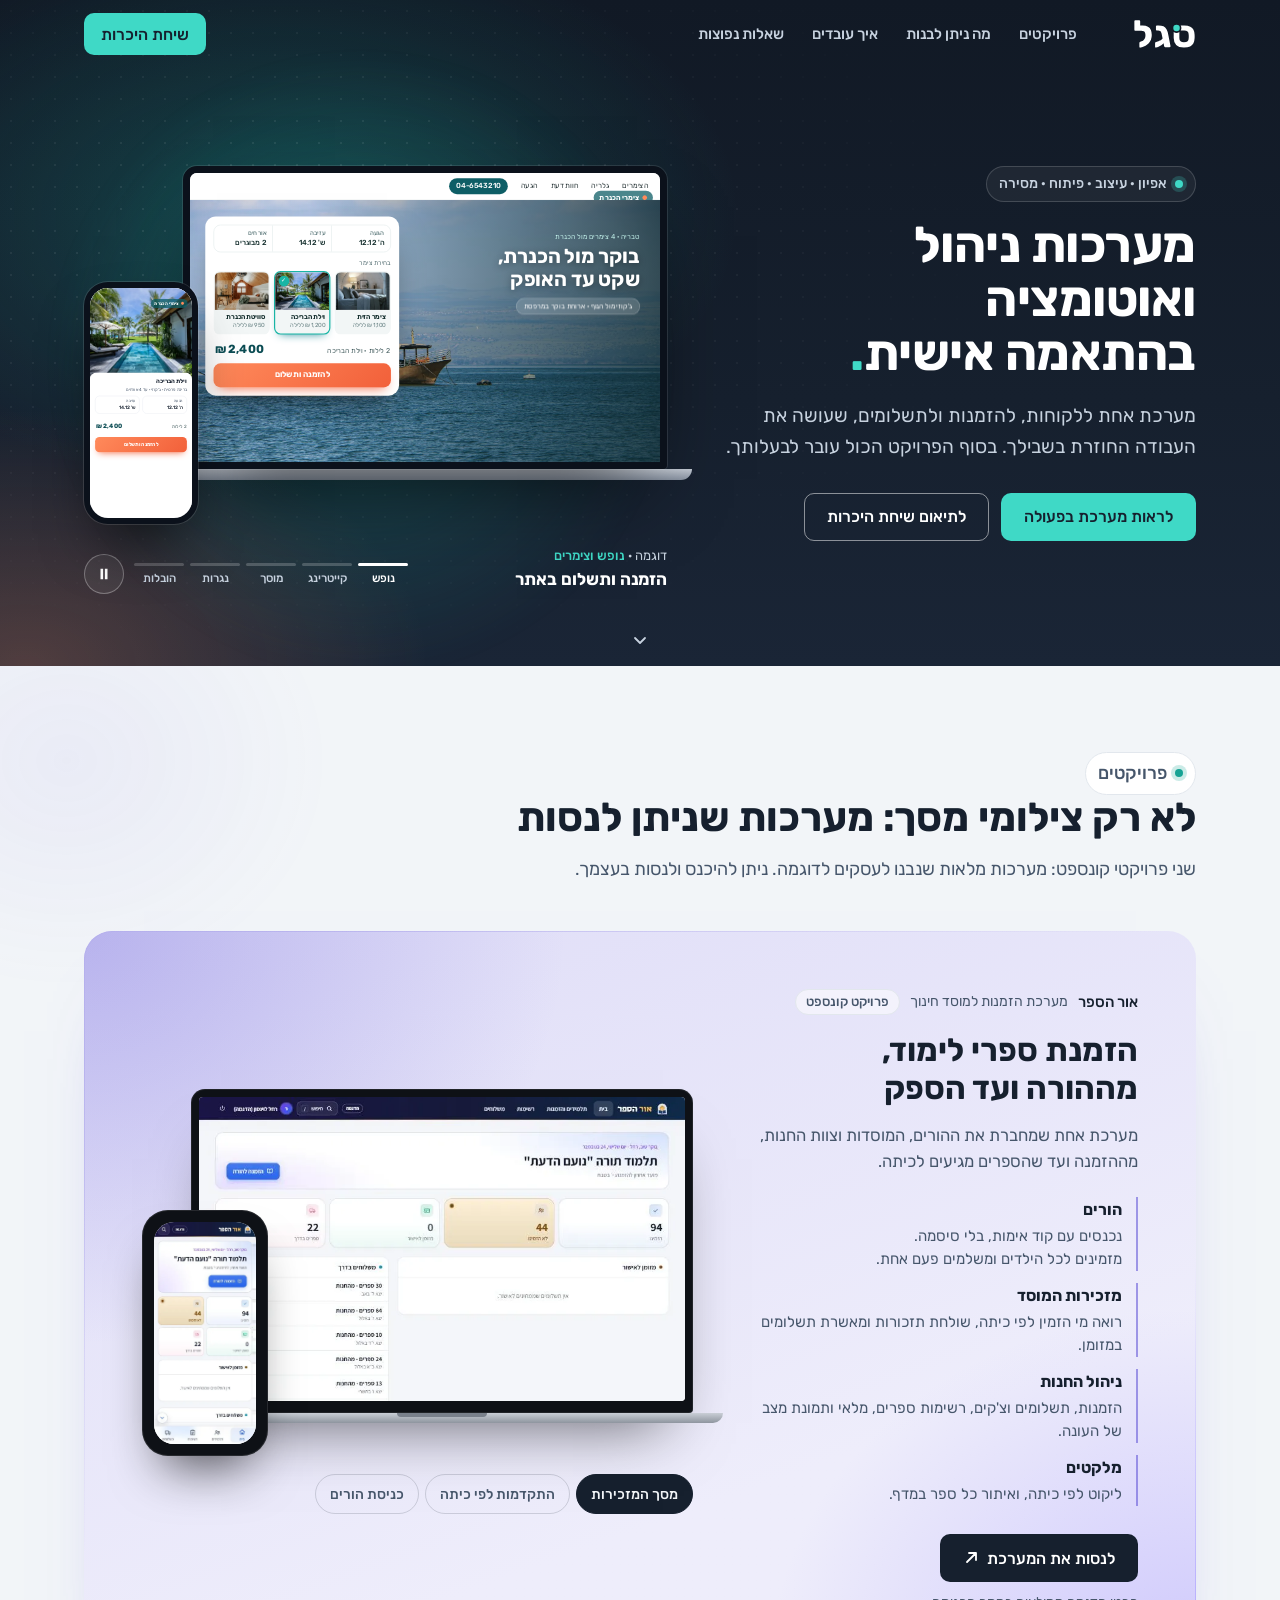
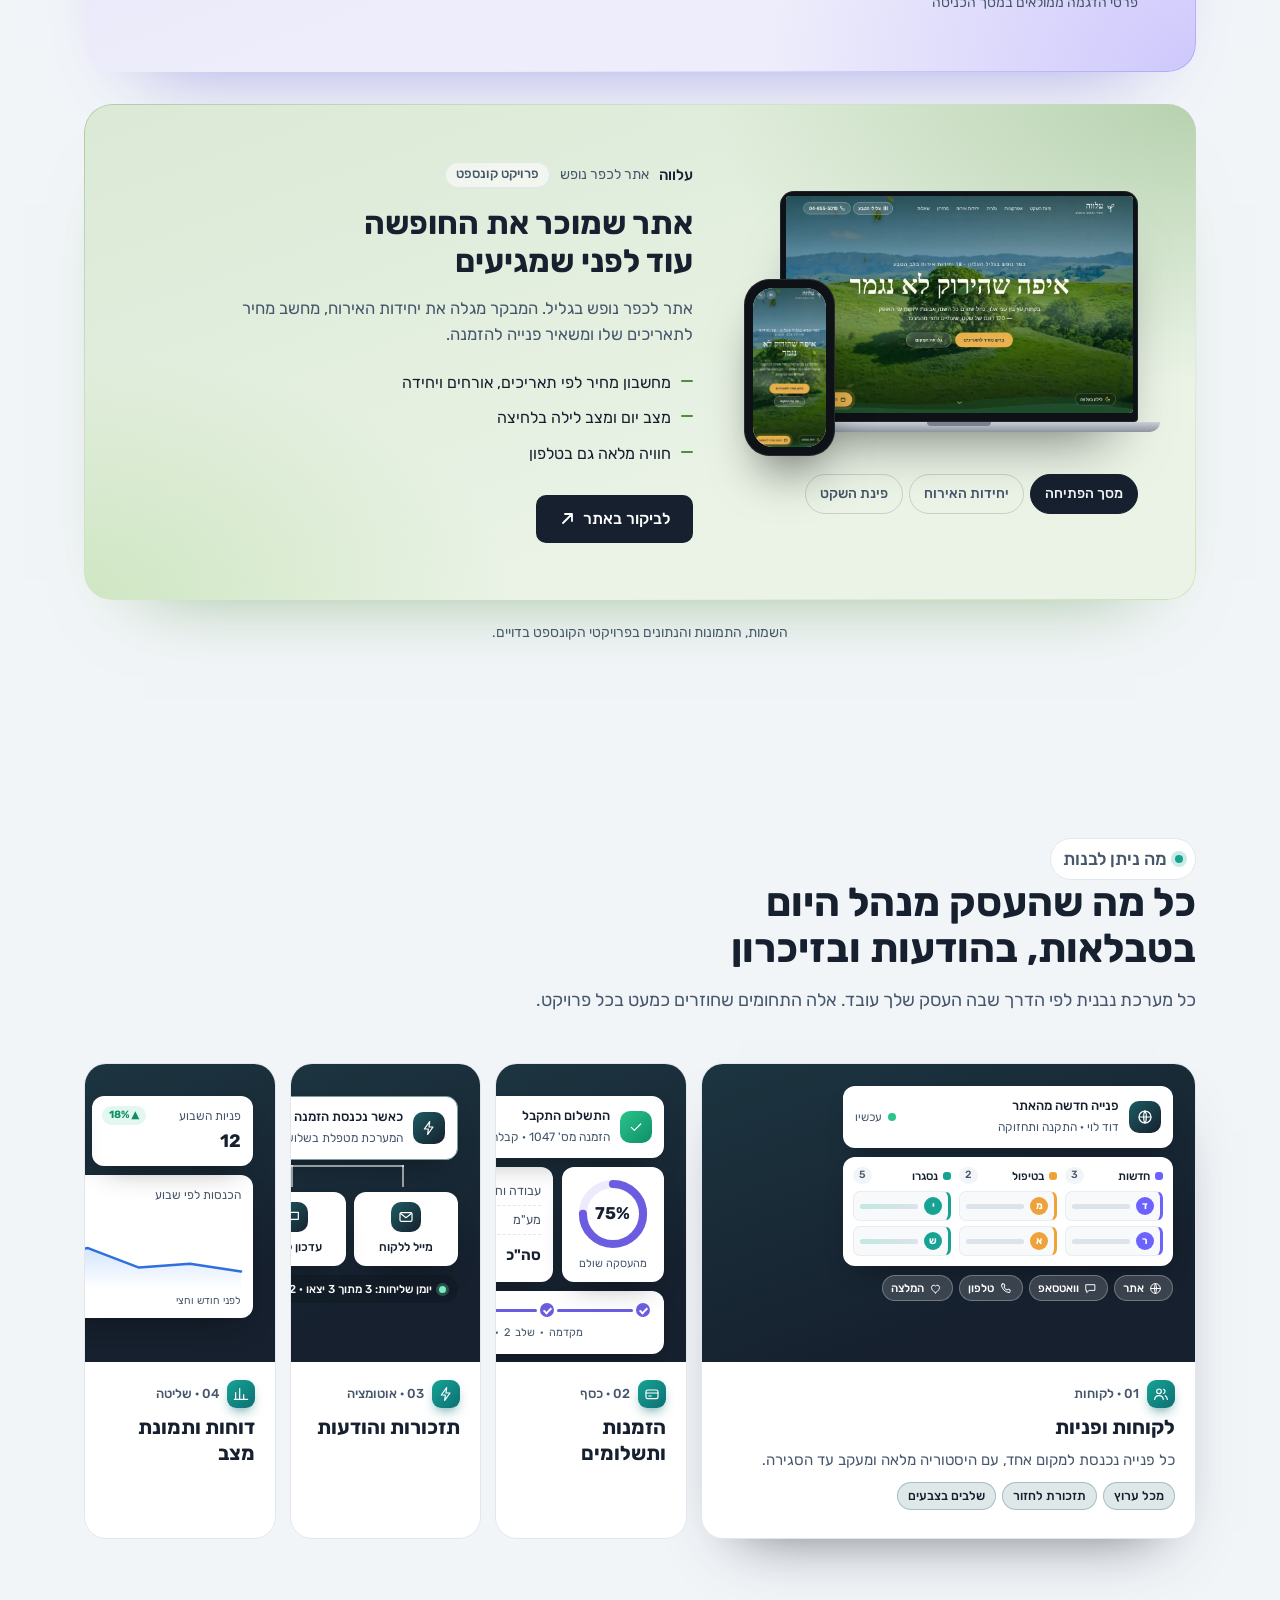
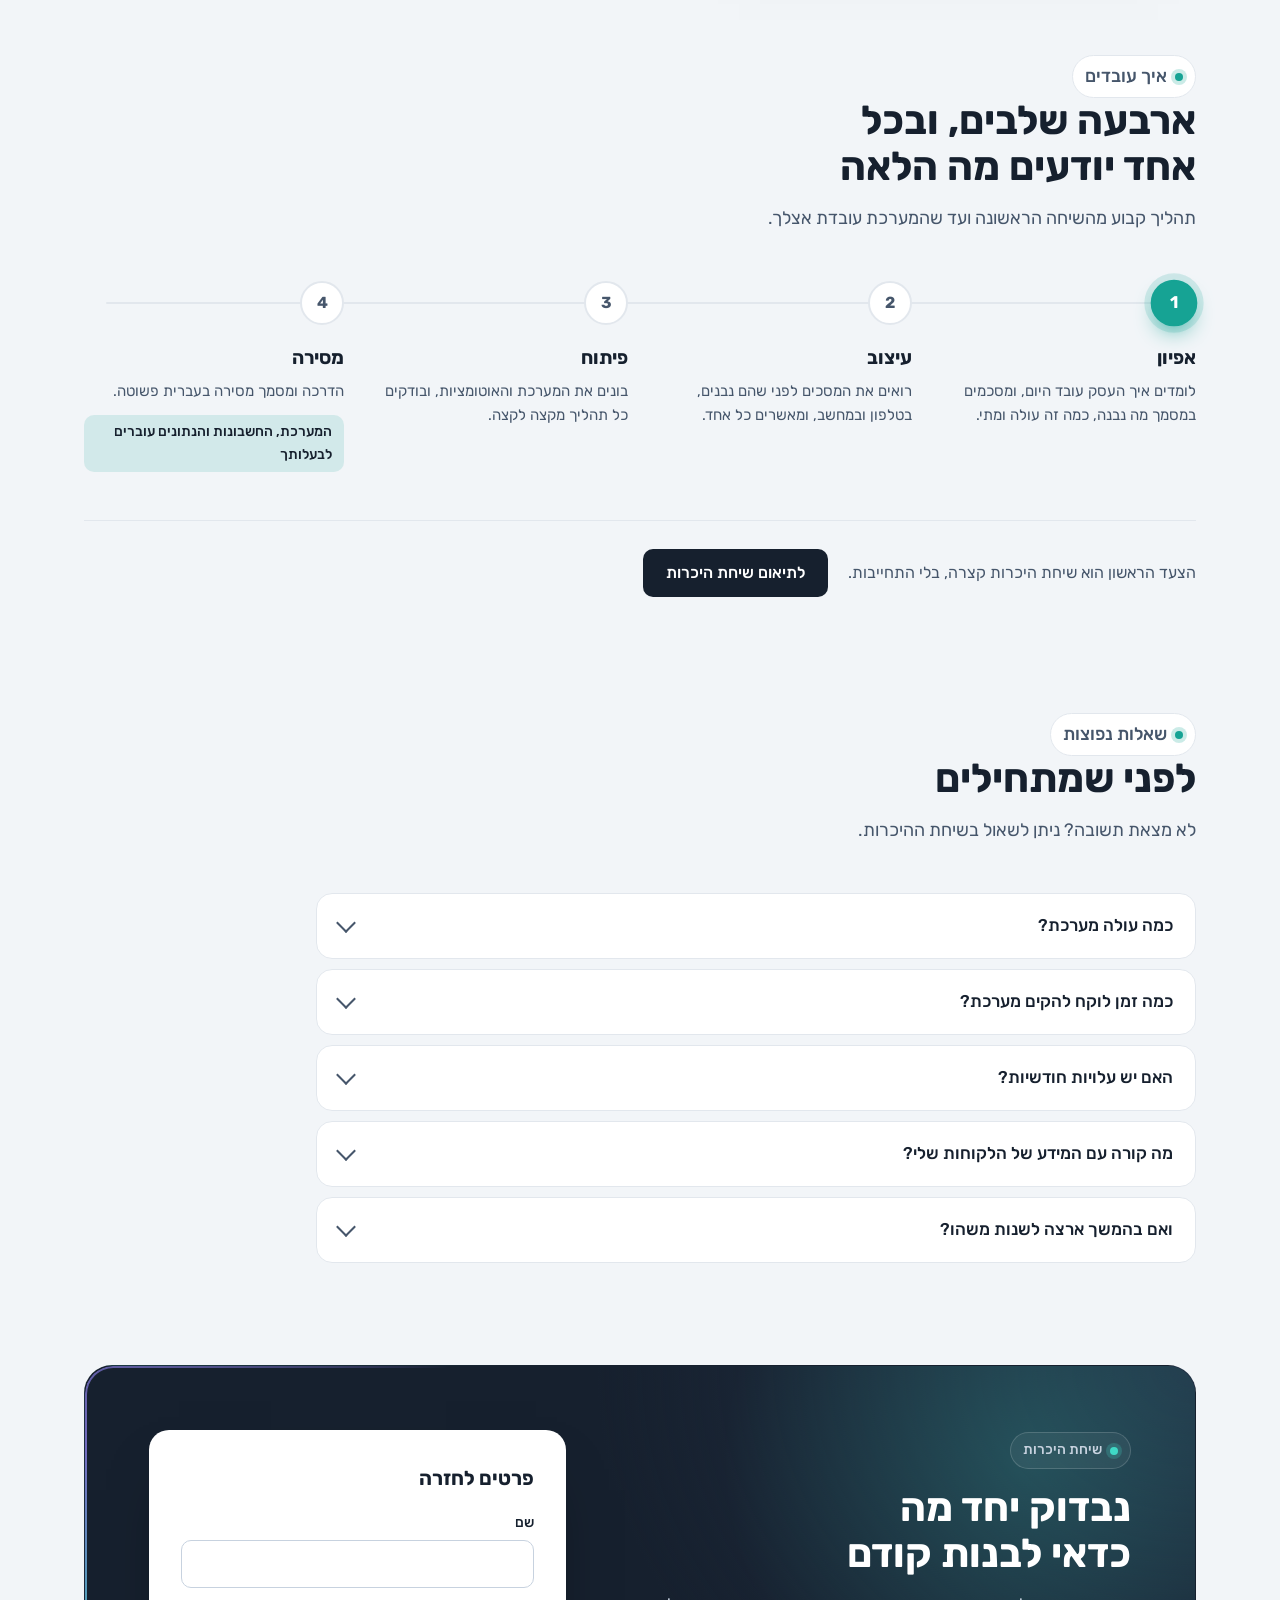
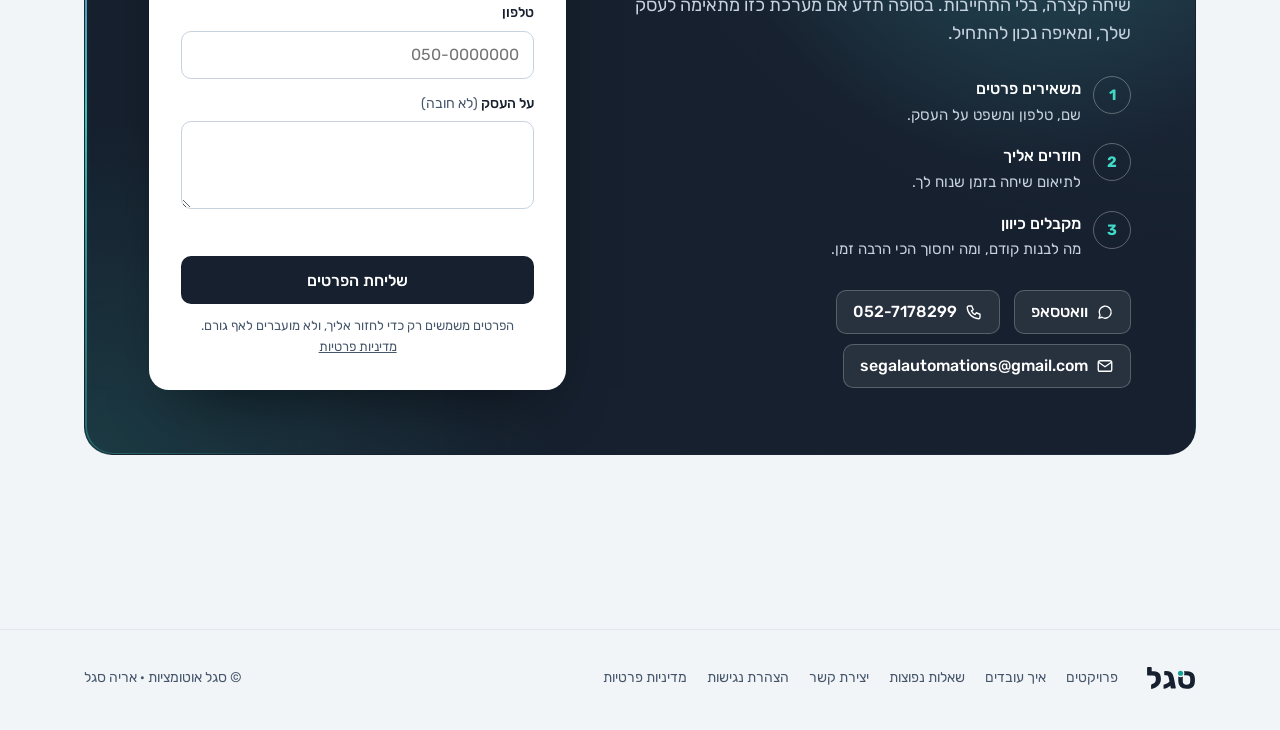
<file: site/index.html>
<!DOCTYPE html>
<html lang="he" dir="rtl" style="scroll-behavior:smooth;scroll-padding-top:76px">
<head>
<meta charset="utf-8">
<meta name="viewport" content="width=device-width,initial-scale=1">
<meta name="robots" content="noindex">
<title>טיוטה · סגל אוטומציות · מערכות ניהול ואוטומציה בהתאמה אישית</title>
<link rel="icon" href="assets/segal-app-icon.svg" type="image/svg+xml">
<meta name="description" content="סגל אוטומציות בונה לעסקים קטנים ובינוניים מערכת אחת ללקוחות, להזמנות ולתשלומים, עם תזכורות והודעות שיוצאות לבד. אפיון, עיצוב, פיתוח ומסירה מלאה.">
<link rel="canonical" href="https://segalautomations.cloud/">
<meta property="og:type" content="website">
<meta property="og:locale" content="he_IL">
<meta property="og:site_name" content="סגל אוטומציות">
<meta property="og:title" content="סגל אוטומציות · מערכות ניהול ואוטומציה בהתאמה אישית">
<meta property="og:description" content="מערכת אחת ללקוחות, להזמנות ולתשלומים, שעושה את העבודה החוזרת בשבילך.">
<meta property="og:url" content="https://segalautomations.cloud/">
<meta property="og:image" content="https://segalautomations.cloud/og.jpg">
<meta property="og:image:width" content="1200">
<meta property="og:image:height" content="630">
<meta name="twitter:card" content="summary_large_image">
<meta name="theme-color" content="#16202E">

<link rel="preconnect" href="https://fonts.googleapis.com">
<link href="https://fonts.googleapis.com/css2?family=Rubik:wght@400;500;700&display=swap" rel="stylesheet">
<style>
/* VOICE: warm, personal, calm — a craftsman's desk, not a software ad
   IDEA: one day at a small business desk; the logo's dot runs the loop while the owner rests
   PICTURE: original illustrated scene, light changes morning → night → morning, real system UI on the devices
   COLOUR and TYPE: Segal navy + teal dot, warm wood and window light; Rubik 400/500/700
   LAYOUT: headline and promise on the right, the living scene on the left, story chips under it */
:root{color-scheme:light dark;
  --bg:light-dark(#F5F0EB,#16202E);--wall:transparent;--topo:light-dark(rgba(22,32,46,.085),rgba(255,255,255,.06));--topo2:light-dark(rgba(22,163,148,.22),rgba(63,217,198,.16));--ink:light-dark(#16202E,#FFFFFF);--muted:light-dark(#46566B,#C7D2DF);
  --cloud:light-dark(#F2F5F8,#213044);--line:light-dark(#E2E7ED,#2C3B50);
  --accent:light-dark(#16A394,#3FD9C6);--action:light-dark(#16202E,#3FD9C6);--on-action:light-dark(#FFFFFF,#16202E)}
:root[data-theme=light]{color-scheme:light}:root[data-theme=dark]{color-scheme:dark}
*{box-sizing:border-box;min-width:0}
body{margin:0;background:var(--bg);color:var(--ink);font:16px/1.6 Rubik,system-ui,sans-serif;overflow-x:clip}
.wrap{max-width:1240px;margin:0 auto;padding-inline:max(5vw,16px)}
.top{background:var(--wall)}
.top .wrap{display:flex;align-items:center;gap:20px;height:68px}
.logo{height:30px;width:auto;display:block}.logo.dk{display:none}
@media (prefers-color-scheme:dark){:root:not([data-theme=light]) .logo.lt{display:none}:root:not([data-theme=light]) .logo.dk{display:block}}
:root[data-theme=dark] .logo.lt{display:none}:root[data-theme=dark] .logo.dk{display:block}
.btn{display:inline-flex;align-items:center;justify-content:center;gap:8px;min-height:48px;padding:0 22px;border-radius:10px;font:500 16px Rubik,sans-serif;text-decoration:none;border:1.5px solid transparent;cursor:pointer;transition:transform .15s,box-shadow .2s}
.btn:active{transform:scale(.97)}
.btn.pri{background:var(--action);color:var(--on-action)}
.btn.pri:hover{box-shadow:0 10px 24px -10px rgba(22,32,46,.6)}
.btn.sec{border-color:currentColor;color:inherit;background:transparent}
.top .btn{margin-inline-start:auto;min-height:42px;padding:0 16px}
:focus-visible{outline:3px solid #3FD9C6;outline-offset:2px}

.herob{position:relative;overflow:hidden}

.top{position:relative;z-index:2}
.hero{display:grid;grid-template-columns:minmax(0,.78fr) minmax(0,1.22fr);gap:clamp(20px,3vw,48px);align-items:center;padding-block:clamp(16px,3vw,40px) clamp(40px,6vw,72px);position:relative;z-index:1}

h1{margin:0;font-size:clamp(32px,4.2vw,48px);line-height:1.08;font-weight:700;letter-spacing:-.01em;text-wrap:balance}
.kicker{display:inline-flex;align-items:center;gap:8px;font-size:14px;font-weight:500;color:var(--muted);background:color-mix(in srgb,var(--bg) 70%,transparent);border:1px solid var(--line);border-radius:999px;padding:6px 12px;margin-bottom:14px;backdrop-filter:blur(6px)}
.kicker i{width:8px;height:8px;border-radius:50%;background:var(--accent);box-shadow:0 0 0 4px color-mix(in srgb,#3FD9C6 25%,transparent);animation:beat 2.4s ease-in-out infinite}
@keyframes beat{50%{box-shadow:0 0 0 7px color-mix(in srgb,#3FD9C6 0%,transparent)}}
h1 .dot{color:var(--accent)}
.lead{margin:18px 0 0;font-size:clamp(17px,1.5vw,19px);color:var(--muted);max-width:46ch}
.acts{display:flex;flex-wrap:wrap;gap:12px;margin-top:28px}
.me{display:flex;align-items:center;gap:12px;margin-top:28px;padding-top:20px;border-top:1px solid var(--line);color:var(--muted);font-size:15px}
.me img{width:40px;height:40px;border-radius:10px}
.me b{color:var(--ink);font-weight:500;display:block}

/* ---------- the scene: a real photo, live UI on its screens ---------- */
.scene{position:relative;aspect-ratio:1672/941;container-type:inline-size;isolation:isolate;direction:ltr;
  border-radius:20px;overflow:hidden;box-shadow:0 1px 0 rgba(255,255,255,.6) inset,0 30px 70px -30px rgba(22,32,46,.45),0 0 0 1px rgba(22,32,46,.06)}

.tint{position:absolute;inset:0;z-index:2;pointer-events:none;opacity:0;transition:opacity 1.6s ease,background 1.6s ease}
.dev{position:absolute;z-index:3;direction:rtl}
.fx{position:absolute;inset:0;width:100%;height:100%;z-index:6;pointer-events:none}
.pw{position:absolute;inset:0;transition:filter 1.6s ease}
.pw .photo{position:absolute;inset:0;width:100%;height:100%;object-fit:cover;display:block}
.live{position:absolute;inset:0;background:url(img/desk-ai.webp) 0 0/100% 100% no-repeat;pointer-events:none}
.sway-shadow{filter:url(#fShadow);-webkit-mask-image:radial-gradient(13% 25% at 28% 40%,#000 45%,transparent 100%);mask-image:radial-gradient(13% 25% at 28% 40%,#000 45%,transparent 100%)}
.sway-plant{filter:url(#fPlant);-webkit-mask-image:radial-gradient(15% 30% at 12% 33%,#000 50%,transparent 100%);mask-image:radial-gradient(15% 30% at 12% 33%,#000 50%,transparent 100%)}
.sunpatch{position:absolute;inset:0;pointer-events:none;mix-blend-mode:soft-light;background:radial-gradient(22% 30% at 40% 30%,rgba(255,226,170,.55),transparent 70%);animation:drift 14s ease-in-out infinite alternate}
@keyframes drift{from{transform:translate(-4%,1%)}to{transform:translate(6%,-2%)}}
.steamcover{position:absolute;left:25.5%;top:36%;width:8%;height:23%;border-radius:50%;background:radial-gradient(closest-side,rgba(205,192,182,.95),rgba(205,192,182,.6) 55%,transparent);filter:blur(6px);opacity:0;transition:opacity 1.6s ease;pointer-events:none}
.air{position:absolute;inset:0;width:100%;height:100%;z-index:2;pointer-events:none}
.view{position:absolute;inset:0;opacity:0;transition:opacity .6s ease;display:flex;flex-direction:column}
.ls{position:relative}
.ls[data-v=day] .vday,.ls[data-v=night] .vnight,.ls[data-v=rep] .vrep{opacity:1}
.vnight{background:#0B1222;color:#C9D3EA;font-size:.95cqw}
.nbar{display:flex;justify-content:space-between;align-items:center;padding:.65cqw 1.1cqw;border-bottom:.1cqw solid #1E2A44;color:#fff;font-weight:500}
.nbar i{width:.7cqw;height:.7cqw;border-radius:50%;background:#3FD9C6;box-shadow:0 0 .8cqw #3FD9C6;animation:beat 1.6s infinite}
.log{list-style:none;margin:0;padding:.9cqw 1.1cqw;display:grid;gap:.75cqw}
.log li{display:flex;gap:.9cqw;opacity:0;transform:translateY(.6cqw);transition:all .45s}
.log li time{color:#3FD9C6;font-variant-numeric:tabular-nums}
.ls[data-v=night] .log li{opacity:1;transform:none}
.ls[data-v=night] .log li:nth-child(2){transition-delay:.35s}.ls[data-v=night] .log li:nth-child(3){transition-delay:.7s}.ls[data-v=night] .log li:nth-child(4){transition-delay:1.05s}
.rbar{background:linear-gradient(90deg,#16202E,#24364F)}
.rbody{padding:.8cqw .9cqw;display:grid;gap:.7cqw;flex:1}
.rk{display:grid;grid-template-columns:repeat(3,1fr);gap:.6cqw}
.rk div{background:#fff;border:.1cqw solid #D7DBE6;border-radius:.7cqw;padding:.5cqw .7cqw}
.rk b{display:block;font-size:1.7cqw;line-height:1.1;white-space:nowrap}
.rk small{font-size:.8cqw;color:#535C72}
.charts{display:grid;grid-template-columns:1.2fr 1fr;gap:.6cqw}
.ch{background:#fff;border:.1cqw solid #D7DBE6;border-radius:.7cqw;padding:.5cqw .7cqw;display:grid;gap:.3cqw}
.ch small{font-size:.8cqw;color:#535C72}
.ch .bars{display:flex;gap:.35cqw;align-items:flex-end;height:7.2cqw;direction:rtl}
.ch .bars i{flex:1;position:relative;background:#C9B6F7;border-radius:.3cqw .3cqw 0 0;height:0;transition:height .8s cubic-bezier(.3,1.4,.5,1)}
.ch .bars i.hi{background:#7C3AED}
.ch .bars i:nth-child(2){transition-delay:.06s}.ch .bars i:nth-child(3){transition-delay:.12s}.ch .bars i:nth-child(4){transition-delay:.18s}.ch .bars i:nth-child(5){transition-delay:.24s}.ch .bars i:nth-child(6){transition-delay:.3s}.ch .bars i:nth-child(7){transition-delay:.36s}
.ls[data-v=rep] .ch .bars i{height:var(--h)}
.ch .bars em{position:absolute;bottom:-1.1cqw;left:50%;transform:translateX(-50%);font-style:normal;font-size:.62cqw;color:#535C72;white-space:nowrap}
.spark{width:100%;height:7.2cqw}
.spark .line{stroke-dasharray:1;stroke-dashoffset:1;transition:stroke-dashoffset 1.2s ease .2s}
.spark .area{opacity:0;transition:opacity .8s ease .9s}
.ls[data-v=rep] .spark .line{stroke-dashoffset:0}.ls[data-v=rep] .spark .area{opacity:1}
/* notifications that tell the story inside the picture */
.note2{position:absolute;z-index:5;direction:rtl;display:flex;gap:10px;align-items:center;width:max-content;max-width:min(320px,40cqw);padding:10px 14px;border-radius:16px;background:rgba(255,255,255,.82);backdrop-filter:blur(14px) saturate(1.4);-webkit-backdrop-filter:blur(14px) saturate(1.4);box-shadow:0 14px 34px -14px rgba(30,22,12,.45),0 0 0 1px rgba(255,255,255,.6) inset;color:#16202E;opacity:0;transform:translateY(12px) scale(.94);transition:opacity .4s,transform .55s cubic-bezier(.3,1.5,.5,1);pointer-events:none}
.note2.show{opacity:1;transform:none}
.note2 img{width:34px;height:34px;border-radius:9px;flex:none}
.note2 span{display:grid;line-height:1.3;min-width:0}
.note2 small{font-size:11px;color:#46566B;display:flex;align-items:center;gap:6px}
.note2 small::before{content:"";width:7px;height:7px;border-radius:50%;background:#16A394}
.note2 b{font-size:14px;font-weight:700}
.note2 em{font-style:normal;font-size:12.5px;color:#46566B}
.n0{right:5%;top:9%}.n1{right:15%;top:5%}.n2{left:43%;top:5%}.n3{left:3%;top:5%}.n4{left:49%;top:5%}
@container (max-width:780px){.note2{padding:7px 10px;border-radius:12px}.note2 b{font-size:12.5px}.note2 em{font-size:11.5px}.note2 small{font-size:10px}}
.n3{background:rgba(16,24,44,.72);color:#fff;box-shadow:0 0 0 1px rgba(255,255,255,.12) inset}.n3 small,.n3 em{color:#C7D2DF}
@media(max-width:700px){.note2{width:56%;padding:7px 9px;gap:7px;border-radius:12px}.note2 img{width:24px;height:24px;border-radius:6px}.note2 b{font-size:12px}.note2 em{font-size:11px}.note2 small{font-size:10px}.n0,.n1{right:3%;top:5%}.n2,.n3,.n4{left:3%;top:5%}}
.spot{position:absolute;inset:0;z-index:4;pointer-events:none;--sx:85%;--sy:55%;--sr:13%;
  background:radial-gradient(circle at var(--sx) var(--sy),transparent 0,transparent var(--sr),rgba(12,18,30,.38) calc(var(--sr) + 9%));transition:--sx .8s,--sy .8s}
@property --sx{syntax:'<percentage>';inherits:false;initial-value:85%}
@property --sy{syntax:'<percentage>';inherits:false;initial-value:55%}
@property --sr{syntax:'<percentage>';inherits:false;initial-value:13%}
.spot{transition:--sx .9s cubic-bezier(.4,0,.2,1),--sy .9s cubic-bezier(.4,0,.2,1),--sr .9s cubic-bezier(.4,0,.2,1)}
.sc{display:flex;gap:16px;align-items:center;background:var(--bg);border:1px solid var(--line);border-radius:16px;padding:14px 18px;box-shadow:0 14px 30px -24px rgba(22,32,46,.5)}
.sc.in .sct{animation:scin .45s ease}
@keyframes scin{from{opacity:0;transform:translateY(6px)}}
.scn{flex:none;display:grid;place-items:center;width:58px;height:58px;border-radius:14px;background:var(--action);color:var(--on-action);line-height:1}
.scn b{font-size:24px;font-weight:700}.scn span{font-size:11px;opacity:.8}
.sct{display:grid;gap:2px;min-width:0}
.sct small{font-size:13px;font-weight:500;color:var(--accent)}
.sct b{font-size:18px;font-weight:700;line-height:1.3}
.sct p{margin:0;font-size:15px;color:var(--muted);line-height:1.45}
.hero{display:block!important;padding-block:clamp(12px,2.2vw,28px) clamp(40px,6vw,80px)}
.htxt{text-align:center;max-width:900px;margin:0 auto clamp(22px,3vw,34px)}
.htxt h1{font-size:clamp(32px,4.6vw,52px);line-height:1.12;letter-spacing:-.015em}
.htxt .lead{margin:14px auto 0;max-width:60ch;text-wrap:balance}
.htxt .acts{justify-content:center}
.incl{margin:10px 0 0;font-size:14px;font-weight:500;letter-spacing:.02em;color:var(--muted)}
.htxt .kicker{margin-inline:auto}
.stage{max-width:min(1000px,calc((100vh - 430px) * 1.777));min-width:min(100%,640px);margin:0 auto}
.scene{border-radius:24px!important;box-shadow:0 50px 90px -50px rgba(60,40,20,.55),0 0 0 1px rgba(60,40,20,.06)!important}
.capbar{position:absolute;inset-inline:0;bottom:0;z-index:7;display:flex;align-items:flex-end;justify-content:space-between;gap:16px;padding:clamp(40px,8cqw,90px) clamp(14px,2.4cqw,30px) clamp(30px,3.2cqw,38px);background:linear-gradient(to top,rgba(14,18,26,.72),rgba(14,18,26,.35) 55%,transparent);color:#fff;direction:rtl}
.captxt{display:grid;gap:2px;min-width:0}
.captxt.in{animation:capin .5s ease}
@keyframes capin{from{opacity:0;transform:translateY(6px)}}
.captxt small{font-size:clamp(11px,1.1cqw,14px);font-weight:500;color:#3FD9C6;font-variant-numeric:tabular-nums}
.captxt b{font-size:clamp(16px,2cqw,24px);font-weight:700;line-height:1.25}
.captxt span{font-size:clamp(13px,1.35cqw,16px);color:rgba(255,255,255,.82);line-height:1.4}
.capctl{display:flex;align-items:center;flex:none}
#chips{position:absolute;inset-inline:clamp(14px,2.4cqw,30px);bottom:8px;display:flex;gap:6px;z-index:8}
.capbar .chip{flex:1;height:16px;min-height:16px;min-width:0;width:auto;padding:0;border:0;background:none;cursor:pointer;position:relative;font-size:0}
.capbar .chip::before{content:"";position:absolute;inset-inline:0;top:7px;height:2px;border-radius:2px;background:rgba(255,255,255,.28)}
.capbar .chip i{position:absolute;right:0;bottom:auto;top:7px;height:2px;width:0;border-radius:2px;background:rgba(255,255,255,.92)}
.capbar .chip.past i,.capbar .chip[aria-current=true] i{width:100%}
.chip span{display:none}
.chip::before{content:"";position:absolute;inset-inline:0;top:7px;height:2px;border-radius:2px;background:rgba(255,255,255,.28)}
.chip i{position:absolute;right:0;top:7px;height:2px;width:0;border-radius:2px;background:rgba(255,255,255,.92)}
.chip.past i,.chip[aria-current=true] i{width:100%;background:rgba(255,255,255,.92)}
.capctl{align-self:center}
.capbar .pp{min-height:36px;width:36px;padding:0;justify-content:center;border-radius:50%;border:1.5px solid rgba(255,255,255,.5);color:#fff;background:rgba(255,255,255,.08);margin:0}

.below{display:flex;justify-content:space-between;align-items:center;gap:12px;flex-wrap:wrap;margin-top:14px;padding-inline:6px}
.below .note{margin:0}
.below .me{display:inline-flex;align-items:center;gap:8px;font-size:14px;color:var(--muted);margin:0;padding:0;border:0}
.below .me img{width:28px;height:28px;border-radius:7px}
@media(max-width:700px){.capbar{padding:34px 10px 6px;gap:6px}.captxt span{display:none}.captxt b{font-size:14px}.capbar .pp{width:30px;min-height:30px}.note2{display:none}.scene{border-radius:16px!important}}
.ps{position:relative}
.pv{position:absolute;inset:0;opacity:0;transition:opacity .45s ease;background:#F6F7FB;display:flex;flex-direction:column}
.ps[data-v=form] .pform,.ps[data-v=sent] .pok2:not(.ppaid),.ps[data-v=quote] .pquote,.ps[data-v=paid] .ppaid{opacity:1}
.ps .ptop{background:linear-gradient(135deg,#24364F,#16202E)}
.fld{margin:.45cqw .5cqw 0;background:#fff;border:.08cqw solid #D7DBE6;border-radius:.55cqw;padding:.3cqw .5cqw;font-size:.68cqw}
.fld small{display:block;color:#535C72;font-size:.55cqw}
.qrow{display:flex;justify-content:space-between;margin:.4cqw .55cqw 0;font-size:.68cqw;color:#535C72}
.qrow b{color:#141A2E}
.qtot{border-top:.08cqw solid #D7DBE6;padding-top:.4cqw;font-size:.8cqw;color:#141A2E}
.pok2{align-items:center;justify-content:center;gap:.45cqw;text-align:center}
.pok2 svg{width:3.4cqw;height:3.4cqw}
.pok2 circle{fill:#DFF0E3}.pok2 path{fill:none;stroke:#1C5E30;stroke-width:6;stroke-linecap:round;stroke-linejoin:round;stroke-dasharray:60;stroke-dashoffset:60}
.ps[data-v=sent] .pok2:not(.ppaid) path,.ps[data-v=paid] .ppaid path{animation:draw .5s .15s ease-out forwards}
.pok2 b{font-size:.9cqw}.pok2 small{font-size:.62cqw;color:#535C72}
.deal{background:#fff;border:.1cqw solid #D7DBE6;border-radius:.7cqw;padding:.45cqw .8cqw;display:grid;gap:.4cqw;transition:background .6s,border-color .6s}
.deal.flash{background:#EFFBF9;border-color:#9EE6DC}
.dhead{display:flex;justify-content:space-between;align-items:center;gap:.6cqw}
.dhead b{font-weight:500}.dhead span{font-weight:700;font-variant-numeric:tabular-nums;white-space:nowrap}
.pipe{display:grid;grid-template-columns:repeat(3,1fr);position:relative;font-size:.8cqw;color:#8A93A6}
.pipe::before{content:"";position:absolute;top:.45cqw;right:16.6%;left:16.6%;height:.18cqw;background:#E2E7ED;border-radius:1cqw}
.pipe::after{content:"";position:absolute;top:.45cqw;right:16.6%;height:.18cqw;width:0;background:#16A394;border-radius:1cqw;transition:width .7s cubic-bezier(.4,0,.2,1)}
.pipe[data-s="2"]::after{width:33.4%}.pipe[data-s="3"]::after{width:66.8%}
.pipe span{display:grid;justify-items:center;gap:.3cqw;position:relative;z-index:1;transition:color .4s}
.pipe i{width:1.05cqw;height:1.05cqw;border-radius:50%;background:#fff;border:.18cqw solid #D7DBE6;transition:all .45s cubic-bezier(.3,1.5,.5,1)}
.pipe[data-s="1"] span:nth-child(1),.pipe[data-s="2"] span:nth-child(-n+2),.pipe[data-s="3"] span{color:#141A2E;font-weight:500}
.pipe[data-s="1"] span:nth-child(1) i,.pipe[data-s="2"] span:nth-child(-n+2) i,.pipe[data-s="3"] span i{background:#16A394;border-color:#16A394;transform:scale(1.15)}
.pipe[data-s="3"] span:nth-child(3) i{background:#1C7C3A;border-color:#1C7C3A}
/* report: leads by source, brand palette */
.donut{display:flex;align-items:center;gap:.8cqw}
.donut svg{width:6.4cqw;height:6.4cqw;flex:none;transform:rotate(-90deg)}
.donut circle{fill:none;stroke-width:9;transition:stroke-dasharray .9s cubic-bezier(.4,0,.2,1)}
.legend{list-style:none;margin:0;padding:0;display:grid;gap:.25cqw;font-size:.72cqw;color:#535C72}
.legend li{display:flex;align-items:center;gap:.35cqw;white-space:nowrap}
.legend i{width:.7cqw;height:.7cqw;border-radius:.2cqw;flex:none}
/* laptop screen, measured on the photo */
.scr{left:40.73%;top:34.43%;width:31.82%;height:33.16%;overflow:hidden;border-radius:.15cqw;box-shadow:0 0 0 rgba(120,160,255,0);transition:box-shadow 1.6s,filter 1.6s}
.scr.glow{box-shadow:0 0 5cqw 1.2cqw rgba(120,160,255,.35)}
.scr::after{content:"";position:absolute;inset:0;background:linear-gradient(115deg,rgba(255,255,255,.16),transparent 35%,transparent 70%,rgba(255,255,255,.05));pointer-events:none}
.ls{filter:contrast(.97);height:100%;background:#F6F7FB;color:#141A2E;font-size:.95cqw;line-height:1.35}
.lbar{background:linear-gradient(90deg,#141A2E,#1E3A6E);color:#fff;padding:.65cqw 1.1cqw;display:flex;justify-content:space-between;align-items:center;font-weight:500}
.lbar i{font-style:normal;font-size:.9cqw;background:rgba(255,255,255,.14);padding:.1cqw .7cqw;border-radius:2cqw}
.lbody{padding:.6cqw .8cqw;display:grid;gap:.45cqw}
.lk{display:grid;grid-template-columns:1fr 1fr 1.35fr;gap:.7cqw}
.lk div{background:#fff;border:.1cqw solid #D7DBE6;border-radius:.7cqw;padding:.45cqw .7cqw;transition:background .6s}
.lk b{display:block;font-size:1.75cqw;line-height:1.1;font-variant-numeric:tabular-nums;white-space:nowrap}
.lk small{color:#535C72;font-size:.95cqw}
.lk div.flash{background:#DDF7F3}
.lrow{display:grid;grid-template-columns:auto 1fr;gap:.8cqw;align-items:center;background:#fff;border:.1cqw solid #D7DBE6;border-radius:.7cqw;padding:.35cqw .8cqw;height:3.3cqw}
.ring circle{fill:none;stroke-width:9}.ring .bg{stroke:#E6E9F1}.ring .fg{stroke:#7C3AED;stroke-linecap:round;transition:stroke-dashoffset 1s cubic-bezier(.3,1.4,.5,1)}
.ring text{font-weight:700;font-size:19px;font-family:Rubik,sans-serif;fill:#141A2E}
.feed{background:#fff;border:.1cqw solid #D7DBE6;border-radius:.7cqw;overflow:hidden}
.feed div{display:flex;justify-content:space-between;padding:.4cqw .9cqw;border-top:.1cqw solid #EDEFF5}
.feed div:first-child{border-top:0}
.feed small{color:#535C72}
.feed .new{animation:drop .7s cubic-bezier(.3,1.4,.5,1)}
@keyframes drop{from{transform:translateY(-1cqw);opacity:0;background:#DDF7F3}}
/* phone, standing on the desk to the right of the laptop */
.ph{left:81.46%;top:42.4%;width:7.06%;height:26.04%;border-radius:1.05cqw;overflow:hidden;cursor:pointer}
.ps{height:100%;background:#F6F7FB;border-radius:1.05cqw;overflow:hidden;color:#141A2E;font-size:.7cqw;line-height:1.3;position:relative}
.ps::after{content:"";position:absolute;inset:0;background:linear-gradient(120deg,rgba(255,255,255,.22),transparent 38%);pointer-events:none}
.isl{position:absolute;top:.35cqw;left:50%;transform:translateX(-50%);width:1.9cqw;height:.55cqw;border-radius:1cqw;background:#0d1117;z-index:2}
.ptop{background:linear-gradient(135deg,#1E3A6E,#141A2E);color:#fff;padding:1.2cqw .55cqw .5cqw}
.ptop b{font-size:1cqw}.ptop small{display:block;color:#C9D3EA;font-size:.65cqw}
.kid{margin:.5cqw .5cqw 0;background:#fff;border:.08cqw solid #D7DBE6;border-radius:.6cqw;padding:.4cqw .5cqw;display:flex;justify-content:space-between;gap:.3cqw}
.kid small{display:block;color:#535C72;font-size:.6cqw}
.pbtn{margin:.7cqw .5cqw 0;background:#2563EB;color:#fff;border-radius:.7cqw;text-align:center;padding:.6cqw .3cqw;font-weight:500;position:relative;overflow:hidden;transition:transform .15s}
.pbtn.tap{transform:scale(.94)}
.pbtn.tap::after{content:"";position:absolute;left:50%;top:50%;width:1cqw;height:1cqw;border-radius:50%;background:rgba(255,255,255,.55);transform:translate(-50%,-50%);animation:rip .6s ease-out forwards}
@keyframes rip{to{width:12cqw;height:12cqw;opacity:0}}
.pok{position:absolute;inset:0;background:#F6F7FB;display:flex;flex-direction:column;align-items:center;justify-content:center;gap:.5cqw;text-align:center;opacity:0;transition:opacity .4s}
.pok.show{opacity:1}
.pok svg{width:3.6cqw;height:3.6cqw}
.pok circle{fill:#DFF0E3}.pok path{fill:none;stroke:#1C5E30;stroke-width:6;stroke-linecap:round;stroke-linejoin:round;stroke-dasharray:60;stroke-dashoffset:60}
.pok.show path{animation:draw .5s .15s ease-out forwards}
@keyframes draw{to{stroke-dashoffset:0}}
.pok b{font-size:.95cqw}.pok small{font-size:.65cqw;color:#535C72}
/* floating cards on the wall */
.card{position:absolute;z-index:5;background:#fff;color:#141A2E;border-radius:.9cqw;box-shadow:0 1.2cqw 3cqw -1cqw rgba(40,30,20,.35);padding:.9cqw 1.1cqw;font-size:1.05cqw;line-height:1.35;direction:rtl;opacity:0;transform:translateY(1.2cqw) scale(.92);transition:opacity .45s,transform .6s cubic-bezier(.3,1.5,.5,1)}
.card.show{opacity:1;transform:none}
.card b{display:block;font-size:1.2cqw}
.card small{color:#535C72}
.mail{left:62%;top:9%;width:19%}
.mail .env{display:flex;gap:.7cqw;align-items:center}
.mail svg{width:2.6cqw;height:2.6cqw;flex:none}
.supp{left:3%;top:15%;width:16.5%}
.supp .ln{height:.55cqw;background:#E6E9F1;border-radius:1cqw;margin-top:.5cqw;overflow:hidden}
.supp .ln i{display:block;height:100%;width:0;background:#16A394;border-radius:1cqw;transition:width .7s ease}
.supp.show .ln:nth-of-type(1) i{width:100%;transition-delay:.2s}
.supp.show .ln:nth-of-type(2) i{width:80%;transition-delay:.5s}
.supp.show .ln:nth-of-type(3) i{width:92%;transition-delay:.8s}
.rep{left:44%;top:6%;width:24%}
.rep .bars{display:flex;gap:.4cqw;align-items:flex-end;height:3cqw;margin-top:.6cqw}
.rep .bars i{flex:1;background:#7C3AED;border-radius:.3cqw .3cqw 0 0;height:0;transition:height .7s cubic-bezier(.3,1.4,.5,1)}
.rep.show .bars i{height:var(--h)}
.zz{left:62%;top:14%;width:auto;background:rgba(20,28,46,.55);color:#E6ECF7;box-shadow:none;border:.1cqw solid rgba(255,255,255,.18);font-size:1.15cqw;backdrop-filter:blur(4px)}

/* story strip */
.story{margin-top:16px;display:grid;gap:10px;max-width:640px;margin-inline:auto 0;padding-inline:clamp(0px,3vw,40px)}
.sr{position:absolute!important;width:1px;height:1px;overflow:hidden;clip:rect(0 0 0 0);white-space:nowrap}
.cap{display:flex;align-items:baseline;gap:10px;min-height:30px}
.cap time{font-weight:700;font-size:16px;color:var(--accent);font-variant-numeric:tabular-nums;white-space:nowrap}
.cap p{margin:0;font-size:16px}
.ctrl{display:flex;align-items:center;gap:6px;flex-wrap:wrap}
.chip{position:relative;min-height:44px;border:0;background:none;cursor:pointer;padding:0 2px 10px;font:inherit;font-size:14px;font-weight:500;color:var(--muted);flex:1;min-width:0;text-align:center;transition:color .3s}
.chip::before{content:"";position:absolute;bottom:0;inset-inline:0;height:3px;border-radius:3px;background:var(--line)}
.chip i{position:absolute;bottom:0;right:0;height:3px;width:0;border-radius:3px;background:var(--accent)}
.chip.past i{width:100%}
.chip[aria-current=true]{color:var(--ink)}
.chip[aria-current=true] i{width:100%}
@keyframes fill{from{width:0}to{width:100%}}

.pp{margin-inline-start:8px;flex:none;min-height:44px;border:1.5px solid var(--line);background:none;color:var(--ink);border-radius:10px;padding:0 14px;font-weight:500;font-size:15px;font-family:inherit;cursor:pointer;display:inline-flex;align-items:center;gap:8px}
.note{font-size:13px;color:var(--muted)}
@media(max-width:900px){.hero{grid-template-columns:1fr}.scene{order:2}.story{order:3}}
@media(max-width:700px){.live{display:none}}
@media(prefers-reduced-motion:reduce){.live,.sunpatch{display:none}*,*::before,*::after{animation:none!important;transition:none!important}}


/* ---------- עבודות ---------- */
.work{padding-block:clamp(56px,8vw,112px) clamp(40px,6vw,80px)}
.whead{max-width:680px;margin-bottom:clamp(28px,4vw,48px)}
.label{margin:0 0 10px;font-size:13px;font-weight:500;letter-spacing:.14em;color:var(--muted)}
.whead h2{margin:0;font-size:clamp(28px,3.4vw,40px);line-height:1.15;font-weight:700;text-wrap:balance}
.whead p{text-wrap:pretty;margin:14px 0 0;font-size:clamp(16px,1.4vw,18px);color:var(--muted)}

.case{--pc:#1A1F4D;--pc2:#2B3270;--pg:#5B4FD6;--pa:#F2B544;--pink:#FFFFFF;--pmut:#C9CDE8;
  position:relative;display:grid;grid-template-columns:minmax(0,5fr) minmax(0,7fr);gap:clamp(24px,4vw,64px);align-items:center;
  padding:clamp(24px,4.5vw,64px);border-radius:28px;color:var(--pink);overflow:hidden;isolation:isolate;
  --gx:0%;background:
    radial-gradient(90% 110% at var(--gx) 0%,var(--pg) 0%,transparent 64%),
    radial-gradient(55% 70% at calc(100% - var(--gx)) 100%,color-mix(in srgb,var(--pa) 26%,transparent),transparent 70%),
    linear-gradient(160deg,var(--pc2),var(--pc) 65%)}
.case+.case{margin-top:clamp(20px,3vw,32px)}
.case.alva{--pc:#17301C;--pc2:#2E5233;--pg:#4E8E3E;--gx:100%;--pa:#F0B24A;--pmut:#CBDCC6}
.case.flip .ctext{order:2}
.case::after{content:"";position:absolute;inset:0;z-index:-1;pointer-events:none;opacity:.16;
  background-image:radial-gradient(rgba(255,255,255,.9) 1px,transparent 1.2px);background-size:20px 20px;
  mask:radial-gradient(60% 80% at var(--gx) 0%,#000,transparent 75%)}
.case::before{content:"";position:absolute;inset:0;border-radius:inherit;padding:1px;pointer-events:none;
  background:linear-gradient(150deg,color-mix(in srgb,var(--pg) 70%,#fff 10%),transparent 40%,transparent 70%,color-mix(in srgb,var(--pa) 45%,transparent));
  mask:linear-gradient(#000 0 0) content-box exclude,linear-gradient(#000 0 0)}
.case{box-shadow:0 40px 80px -50px color-mix(in srgb,var(--pg) 70%,transparent)}
.ctag{display:flex;flex-wrap:wrap;align-items:center;gap:10px;font-size:14px;color:var(--pmut)}
.ctag b{color:var(--pink);font-weight:500;font-size:15px}
.pill{display:inline-flex;align-items:center;min-height:26px;padding:0 10px;border-radius:999px;font-size:13px;font-weight:500;color:var(--pink);border:1px solid rgba(255,255,255,.28)}
.ctext h3{margin:16px 0 0;font-size:clamp(24px,2.6vw,32px);line-height:1.2;font-weight:700;text-wrap:balance}
.ctext>p{margin:14px 0 0;color:var(--pmut);font-size:clamp(16px,1.3vw,17px);max-width:44ch}
.roles{margin:22px 0 0;display:grid;gap:12px}
.roles div{padding-inline-start:14px;border-inline-start:2px solid var(--pa)}
.roles dt{font-weight:700;font-size:16px}
.roles dd{margin:2px 0 0;color:var(--pmut);font-size:15px;line-height:1.55}
.outs{list-style:none;margin:22px 0 0;padding:0;display:grid;gap:10px}
.outs li{position:relative;padding-inline-start:22px;font-size:16px}
.outs li::before{content:"";position:absolute;inset-inline-start:0;top:.62em;width:12px;height:2px;border-radius:2px;background:var(--pa)}
.cacts{display:flex;flex-wrap:wrap;align-items:center;gap:10px 16px;margin-top:28px}
.case .btn.pri{background:var(--pa);color:#16202E}
.case .btn.pri:hover{box-shadow:0 12px 28px -12px color-mix(in srgb,var(--pa) 80%,transparent)}
.case .btn svg{flex:none}
.cnote{font-size:14px;color:var(--pmut)}
.clink{color:var(--pink);font-size:15px;text-decoration:underline;text-underline-offset:4px}

/* devices */
.vis{position:relative;padding-bottom:6%;perspective:1400px}
.wlap{position:relative;margin-inline-end:9%;transform-origin:50% 100%}
.wlap .bz{background:#0E1116;border-radius:14px 14px 4px 4px;padding:1.6% 1.6% 2.4%;box-shadow:0 0 0 1px rgba(255,255,255,.08) inset,0 40px 60px -30px rgba(0,0,0,.6)}
.wlap .wsc{position:relative;aspect-ratio:16/10;border-radius:4px;overflow:hidden;background:#fff}
.wlap .base{height:10px;margin:0 -6%;border-radius:0 0 14px 14px;background:linear-gradient(#C9CED6,#8E959F);box-shadow:0 18px 30px -14px rgba(0,0,0,.55)}
.wlap .base::before{content:"";display:block;width:16%;height:4px;margin:0 auto;border-radius:0 0 6px 6px;background:#7A818C}
.wph{position:absolute;left:0;bottom:0;width:23%;background:#0E1116;border-radius:clamp(14px,2.4vw,26px);padding:2.2%;box-shadow:0 0 0 1px rgba(255,255,255,.1) inset,0 30px 50px -20px rgba(0,0,0,.65)}
.wph .wsc{position:relative;aspect-ratio:9/19.5;border-radius:clamp(10px,1.9vw,20px);overflow:hidden;background:#fff}
.wsc img{position:absolute;inset:0;width:100%;height:100%;object-fit:cover;object-position:top;opacity:0;transition:opacity .6s ease}
.wsc img.on{opacity:1}
.tabs{display:flex;flex-wrap:wrap;gap:6px;margin-top:18px}
.tabs button{min-height:40px;padding:0 14px;border-radius:999px;border:1px solid rgba(255,255,255,.22);background:transparent;color:var(--pmut);font:500 14px Rubik,sans-serif;cursor:pointer;transition:background .2s,color .2s}
.tabs button:hover{color:var(--pink);border-color:rgba(255,255,255,.45)}
.tabs button[aria-pressed=true]{background:var(--pink);color:#16202E;border-color:var(--pink)}

/* entrance: the devices settle into place */
.js .vis .wlap{opacity:0;transform:rotateX(16deg) translateY(36px) scale(.96);transition:opacity .9s ease,transform 1.1s cubic-bezier(.2,.7,.2,1)}
.js .vis .wph{opacity:0;transform:translateY(60px);transition:opacity .8s ease .3s,transform 1s cubic-bezier(.2,.7,.2,1) .3s}
.js .vis.in .wlap,.js .vis.in .wph{opacity:1;transform:none}
@supports (animation-timeline:view()){
  .vis .wph{animation:drift linear both;animation-timeline:view();animation-range:entry 20% exit 80%}
  @keyframes drift{from{translate:0 26px}to{translate:0 -26px}}
}
.wnote{margin:22px 0 0;font-size:14px;color:var(--muted);text-align:center}

@media(max-width:900px){.case{grid-template-columns:1fr}.case.flip .ctext{order:0}.vis{margin-top:4px}}
@media(max-width:520px){.case{border-radius:20px}.wlap .base{height:7px}.cacts .btn{width:100%}}
@media(prefers-reduced-motion:reduce){.js .vis .wlap,.js .vis .wph{opacity:1;transform:none}.vis .wph{animation:none}}



/* ---------- header: sticky, with section links ---------- */
.top{position:sticky;top:0;z-index:50;transition:background .3s,box-shadow .3s}
.top.stuck{background:color-mix(in srgb,var(--bg) 86%,transparent);backdrop-filter:blur(12px);-webkit-backdrop-filter:blur(12px);box-shadow:0 1px 0 var(--line)}
.nav{display:flex;gap:4px;margin-inline-start:24px}
.nav a{padding:8px 12px;border-radius:8px;color:var(--muted);text-decoration:none;font-size:15px;font-weight:500;transition:color .2s,background .2s}
.nav a:hover{color:var(--ink);background:color-mix(in srgb,var(--ink) 6%,transparent)}
.nav a.cur{color:var(--ink)}
@media(max-width:900px){.nav{display:none}}

.blk{padding-block:clamp(56px,8vw,104px)}
.sech{max-width:680px;margin-bottom:clamp(28px,4vw,48px)}
.sech h2{margin:0;font-size:clamp(28px,3.4vw,40px);line-height:1.15;font-weight:700;text-wrap:balance}
.sech p{margin:14px 0 0;font-size:clamp(16px,1.4vw,18px);color:var(--muted);text-wrap:pretty}
.box{background:light-dark(#FFFFFF,#1B2738);border:1px solid var(--line);border-radius:20px}

/* ---------- what can be built ---------- */
.caps{display:grid;grid-template-columns:repeat(4,minmax(0,1fr));gap:16px;list-style:none;margin:0;padding:0}
.caps li{padding:26px 24px 28px;position:relative;overflow:hidden;transition:transform .3s,box-shadow .3s}
.caps li:hover{transform:translateY(-3px);box-shadow:0 20px 40px -28px rgba(22,32,46,.45)}
.caps .num{font-size:13px;font-weight:500;letter-spacing:.14em;color:var(--muted)}
.caps h3{margin:14px 0 8px;font-size:19px;font-weight:700;line-height:1.3}
.caps p{margin:0;color:var(--muted);font-size:15px}
.caps li::after{content:"";position:absolute;inset-inline-start:24px;top:0;width:28px;height:3px;border-radius:0 0 3px 3px;background:var(--accent)}
@media(max-width:1000px){.caps{grid-template-columns:repeat(2,minmax(0,1fr))}}
@media(max-width:560px){.caps{grid-template-columns:1fr}}

/* ---------- process: a line that fills as you scroll ---------- */
.proc{--p:0;position:relative;display:grid;grid-template-columns:repeat(4,minmax(0,1fr));gap:24px;list-style:none;margin:0;padding:0}
.proc::before,.proc::after{content:"";position:absolute;top:21px;inset-inline:22px;height:2px;border-radius:2px}
.proc::before{background:var(--line)}
.proc::after{background:var(--accent);transform-origin:right;transform:scaleX(var(--p));transition:transform .2s linear}
.proc li{position:relative;z-index:1}
.proc .dot{background:light-dark(#fff,#1B2738)!important;display:grid;place-items:center;width:44px;height:44px;border-radius:50%;background:var(--bg);border:2px solid var(--line);font-weight:700;font-size:16px;color:var(--muted);transition:border-color .4s,background .4s,color .4s}
.proc li.on .dot{background:var(--action)!important;border-color:var(--accent);background:var(--action);color:var(--on-action)}
.proc h3{margin:18px 0 6px;font-size:19px;font-weight:700}
.proc p{margin:0;color:var(--muted);font-size:15px;max-width:30ch}
.proc .own{display:inline-block;margin-top:12px;padding:6px 12px;border-radius:10px;font-size:14px;font-weight:500;color:var(--ink);background:color-mix(in srgb,var(--accent) 14%,transparent)}
@media(max-width:820px){
  .proc{grid-template-columns:1fr;gap:28px;padding-inline-start:0}
  .proc::before,.proc::after{top:22px;bottom:22px;inset-inline:21px auto;width:2px;height:auto}
  .proc::after{transform-origin:top;transform:scaleY(var(--p))}
  .proc li{display:grid;grid-template-columns:44px 1fr;column-gap:18px}
  .proc li h3{margin-top:9px}.proc li>p,.proc li>.own{grid-column:2}
  .proc .own{justify-self:start}
}
.pcta{display:flex;flex-wrap:wrap;align-items:center;gap:12px 20px;margin-top:clamp(32px,4vw,48px);padding-top:28px;border-top:1px solid var(--line)}
.pcta p{margin:0;color:var(--muted)}

/* ---------- FAQ ---------- */
.faqw{display:grid;grid-template-columns:minmax(0,4fr) minmax(0,8fr);gap:clamp(24px,5vw,72px);align-items:start}
.faqw .sech{margin:0;position:sticky;top:96px}
.faq{display:grid;gap:10px}
.faq details{border-radius:16px;transition:box-shadow .3s}
.faq details[open]{box-shadow:0 16px 36px -28px rgba(22,32,46,.5)}
.faq summary{list-style:none;display:flex;align-items:center;justify-content:space-between;gap:16px;min-height:64px;padding:16px 22px;cursor:pointer;font-weight:500;font-size:17px}
.faq summary::-webkit-details-marker{display:none}
.faq summary::after{content:"";flex:none;width:12px;height:12px;border-right:2px solid var(--muted);border-bottom:2px solid var(--muted);transform:translateY(-3px) rotate(45deg);transition:transform .3s}
.faq details[open] summary::after{transform:translateY(3px) rotate(-135deg)}
.faq details p{margin:0;padding:0 22px 20px;color:var(--muted)}
.faq details::details-content{block-size:0;overflow:clip;transition:block-size .35s ease,content-visibility .35s allow-discrete}
.faq details[open]::details-content{block-size:auto}
:root{interpolate-size:allow-keywords}
@media(max-width:820px){.faqw{grid-template-columns:1fr}.faqw .sech{position:static}}

/* ---------- contact ---------- */
.cpanel{--pc:light-dark(#16202E,#213044);border:1px solid light-dark(transparent,#2C3B50);display:grid;grid-template-columns:minmax(0,6fr) minmax(0,5fr);gap:clamp(24px,5vw,72px);align-items:center;padding:clamp(24px,5vw,64px);border-radius:28px;color:#fff;
  background:radial-gradient(90% 120% at 100% 0%,#213044 0%,transparent 60%),radial-gradient(60% 70% at 0% 100%,rgba(63,217,198,.14),transparent 70%),var(--pc)}
.cpanel .label{color:#C7D2DF}
.cpanel h2{margin:0;font-size:clamp(28px,3.4vw,40px);line-height:1.15;font-weight:700;text-wrap:balance}
.cpanel .clead{margin:14px 0 0;color:#C7D2DF;font-size:clamp(16px,1.4vw,18px);max-width:46ch}
.next{list-style:none;margin:28px 0 0;padding:0;display:grid;gap:16px;counter-reset:n}
.next li{display:grid;grid-template-columns:36px 1fr;gap:14px;align-items:start;counter-increment:n}
.next li::before{content:counter(n);display:grid;place-items:center;width:36px;height:36px;border-radius:50%;border:1.5px solid rgba(255,255,255,.3);font-weight:700;font-size:15px;color:#3FD9C6}
.next b{display:block;font-weight:500}
.next span{color:#C7D2DF;font-size:15px}
.reach{display:flex;flex-wrap:wrap;align-items:center;gap:10px 14px;margin-top:28px}
.reach .wa{min-height:44px;padding:0 16px;background:rgba(255,255,255,.08);color:#fff;border:1px solid rgba(255,255,255,.22);gap:8px}
.reach .wa:hover{background:rgba(255,255,255,.16)}
.reach>*{flex:0 0 auto;max-width:100%}
.reach .rmail span{overflow-wrap:anywhere}
.lform{position:relative;background:#fff;color:#16202E;border-radius:20px;padding:clamp(20px,3vw,32px);box-shadow:0 30px 60px -30px rgba(0,0,0,.6)}
.lform h3{margin:0 0 18px;font-size:20px;font-weight:700}
.ff{display:block;margin-bottom:14px}
.ff span{display:block;margin-bottom:6px;font-size:14px;font-weight:500}
.ff em{font-style:normal;font-weight:400;color:#46566B}
.ff input,.ff textarea{width:100%;min-height:48px;padding:10px 14px;border:1.5px solid #C7D2DF;border-radius:10px;font:16px Rubik,sans-serif;color:#16202E;background:#fff;transition:border-color .2s,box-shadow .2s}
.ff textarea{min-height:88px;resize:vertical}
.ff input:focus,.ff textarea:focus{outline:none;border-color:#16A394;box-shadow:0 0 0 3px rgba(63,217,198,.3)}
.ff input[aria-invalid=true]{border-color:#C0392B}
.ferr{min-height:1.4em;margin:-4px 0 10px;font-size:14px;color:#B03A2E}
.lform .btn.pri{width:100%;background:#16202E;color:#fff}
.lform .btn.pri[disabled]{opacity:.7;cursor:progress}
.spin{width:18px;height:18px;border-radius:50%;border:2px solid rgba(255,255,255,.35);border-top-color:#fff;animation:sp .8s linear infinite;display:none}
.busy .spin{display:block}
@keyframes sp{to{transform:rotate(1turn)}}
.priv{margin:12px 0 0;font-size:13px;color:#46566B;text-align:center}
.done{position:absolute;inset:0;display:none;flex-direction:column;align-items:center;justify-content:center;text-align:center;padding:24px;background:#fff;border-radius:20px}
.done.show{display:flex;animation:pop .5s cubic-bezier(.2,.8,.2,1)}
@keyframes pop{from{opacity:0;transform:scale(.96)}}
.done svg path{stroke-dasharray:50;stroke-dashoffset:50;animation:draw .6s .2s ease forwards}
@keyframes draw{to{stroke-dashoffset:0}}
.done h3{margin:16px 0 6px}
.done p{margin:0;color:#46566B}
@media(max-width:900px){.cpanel{grid-template-columns:1fr}}
@media(max-width:520px){.cpanel{border-radius:20px}}

/* ---------- footer ---------- */
.foot{padding-block:36px 40px;border-top:1px solid var(--line);margin-top:clamp(40px,6vw,72px)}
.foot .wrap{display:flex;flex-wrap:wrap;align-items:center;gap:14px 28px;font-size:14px;color:var(--muted)}
.foot nav{display:flex;flex-wrap:wrap;gap:6px 20px}
.foot a{color:var(--muted);text-decoration:none}.foot a:hover{color:var(--ink);text-decoration:underline}
.foot .cr{margin-inline-start:auto}
.foot .logo{height:24px}

/* ---------- phone: fixed bottom action ---------- */
.dock{display:none}
@media(max-width:700px){
  .dock{display:block;position:fixed;inset-inline:0;bottom:0;z-index:60;padding:10px 16px calc(10px + env(safe-area-inset-bottom));background:color-mix(in srgb,var(--bg) 90%,transparent);backdrop-filter:blur(12px);-webkit-backdrop-filter:blur(12px);box-shadow:0 -1px 0 var(--line);transform:translateY(110%);transition:transform .35s ease}
  .dock.show{transform:none}
  .dock .btn{width:100%}
  body{padding-bottom:76px}
}

/* reveal on scroll */
.js .rv{opacity:0;transform:translateY(18px);transition:opacity .7s ease,transform .8s cubic-bezier(.2,.7,.2,1)}
.js .rv.in{opacity:1;transform:none}
@media(prefers-reduced-motion:reduce){.js .rv{opacity:1;transform:none}.proc::after{transition:none}}



/* ---------- מה ניתן לבנות: אקורדיון צבעוני ---------- */
.acc{display:flex;gap:14px;height:440px;list-style:none;margin:0;padding:0}
.ap{--g1:#16A394;--g2:#0E5E6F;position:relative;flex:1 1 0;min-width:0;display:flex;flex-direction:column;border-radius:22px;overflow:hidden;background:light-dark(#fff,#1B2738);border:1px solid var(--line);cursor:pointer;outline:none;
  transition:flex-grow .6s cubic-bezier(.2,.8,.2,1),box-shadow .4s,transform .4s}
.ap.on{flex-grow:2.6;box-shadow:0 30px 60px -36px color-mix(in srgb,var(--g2) 80%,transparent)}
.ap:focus-visible{box-shadow:0 0 0 3px var(--bg),0 0 0 6px #3FD9C6}
.ap.c2{--g1:#7C6BE0;--g2:#33298A}
.ap.c3{--g1:#F0A23A;--g2:#C2502C}
.ap.c4{--g1:#3B8BF6;--g2:#173A86}
.ap-art{position:relative;flex:1;min-height:0;overflow:hidden;background:radial-gradient(120% 120% at 100% 0%,var(--g1),var(--g2) 70%)}
.ap-art::before{content:"";position:absolute;inset:0;opacity:.18;background-image:radial-gradient(rgba(255,255,255,.9) 1px,transparent 1.2px);background-size:18px 18px;mask:linear-gradient(160deg,#000,transparent 70%)}
.ap-art::after{content:"";position:absolute;width:260px;height:260px;border-radius:50%;inset-inline-start:-90px;bottom:-140px;background:rgba(255,255,255,.12)}
.ap-txt{padding:18px 20px 22px;height:140px;flex:none}
.ap-tag{font-size:13px;font-weight:500;color:var(--muted)}
.ap h3{margin:6px 0 0;font-size:20px;line-height:1.3;font-weight:700}
.ap-txt p{margin:8px 0 0;color:var(--muted);font-size:15px;max-height:0;opacity:0;overflow:hidden;transition:max-height .5s ease,opacity .4s ease .1s}
.ap.on .ap-txt p{max-height:6em;opacity:1}

/* מיני-ממשקים בתוך כל כרטיס (מקוריים, CSS בלבד) */
.vg{position:absolute;top:22px;right:22px;width:330px;max-width:calc(100% - 44px);display:grid;gap:9px;transition:transform .7s cubic-bezier(.2,.8,.2,1),max-width .6s cubic-bezier(.2,.8,.2,1)}
.ap:not(.on) .vg{max-width:none;transform:translateY(10px)}
.vc{background:#fff;color:#16202E;border-radius:12px;padding:10px 12px;box-shadow:0 14px 30px -14px rgba(0,0,0,.45);font-size:13px;display:flex;align-items:center;gap:10px;white-space:nowrap}
.vc b{font-weight:500}
.vc small{color:#46566B;font-size:12px}
.av{flex:none;width:30px;height:30px;border-radius:50%;display:grid;place-items:center;font-weight:700;font-size:12px;color:#fff;background:var(--g2)}
.st{margin-inline-start:auto;font-size:11.5px;font-weight:500;padding:3px 9px;border-radius:99px;background:#E8F7F4;color:#0E6B60}
.st.w{background:#FFF3DF;color:#8A4B06}.st.n{background:#EEF0FF;color:#3B2F9A}
.ap.on .vc{animation:vin .6s cubic-bezier(.2,.8,.2,1) both}
.ap.on .vc:nth-child(2){animation-delay:.08s}.ap.on .vc:nth-child(3){animation-delay:.16s}
@keyframes vin{from{opacity:0;transform:translateY(14px)}}
.inv{display:block;white-space:normal;padding:14px}
.inv .row{display:flex;justify-content:space-between;font-size:12.5px;color:#46566B;padding:4px 0;border-bottom:1px dashed #E2E7ED}
.inv .tot{display:flex;justify-content:space-between;align-items:center;margin-top:8px;font-weight:700;font-size:16px}
.stamp{display:inline-block;margin-top:10px;padding:4px 12px;border:2px solid #16A394;color:#0E6B60;border-radius:8px;font-weight:700;font-size:13px;transform:rotate(-6deg)}
.bub{border-radius:14px 14px 4px 14px}
.bub i{flex:none;width:8px;height:8px;border-radius:50%;background:var(--g1)}
.bars{display:flex;align-items:flex-end;gap:7px;height:86px;padding:12px 14px 10px;white-space:normal}
.bars span{flex:1;border-radius:5px 5px 2px 2px;background:linear-gradient(var(--g1),var(--g2));transform-origin:bottom}
.ap.on .bars span{animation:grow .8s cubic-bezier(.2,.8,.2,1) both}
.ap.on .bars span:nth-child(2){animation-delay:.05s}.ap.on .bars span:nth-child(3){animation-delay:.1s}.ap.on .bars span:nth-child(4){animation-delay:.15s}.ap.on .bars span:nth-child(5){animation-delay:.2s}.ap.on .bars span:nth-child(6){animation-delay:.25s}
@keyframes grow{from{transform:scaleY(.1)}}
.kp{display:grid;grid-template-columns:1fr 1fr;gap:9px}
.kp .vc{display:block;white-space:normal}
.kp b{display:block;font-size:18px;font-weight:700}

@media(max-width:900px){
  .acc{flex-direction:column;height:auto}
  .ap,.ap.on{flex:none}
  .ap-art{height:230px;flex:none}
  .ap-txt{height:auto}
  .vg,.ap:not(.on) .vg{width:auto;left:22px;max-width:none;transform:none}
  .ap .ap-txt p{max-height:none;opacity:1}
  .ap:not(.on) .vg{transform:none}
}
@media(prefers-reduced-motion:reduce){.ap,.vg,.ap-txt p{transition:none}.ap.on .vc,.ap.on .bars span{animation:none}}
/* סצנות עשירות בכרטיסים (מקוריות, CSS ו-SVG בלבד) */
.acc{height:476px}
.ap-txt{height:176px}
.ap-tag{display:flex;align-items:center;gap:8px}
.ti{flex:none;width:28px;height:28px;border-radius:9px;display:grid;place-items:center;background:linear-gradient(135deg,var(--g1),var(--g2));box-shadow:0 6px 14px -6px var(--g2)}
.ti svg,.ic svg{width:16px;height:16px;fill:none;stroke:#fff;stroke-width:1.8;stroke-linecap:round;stroke-linejoin:round}
.pts{list-style:none;margin:10px 0 0;padding:0;display:flex;flex-wrap:wrap;gap:6px;max-height:0;opacity:0;overflow:hidden;transition:max-height .5s ease,opacity .4s ease .15s}
.pts li{font-size:12.5px;font-weight:500;padding:3px 10px;border-radius:99px;color:var(--g2);background:color-mix(in srgb,var(--g1) 14%,transparent);border:1px solid color-mix(in srgb,var(--g1) 30%,transparent)}
@media (prefers-color-scheme:dark){.pts li{color:#fff}}
.ap.on .pts{max-height:4em;opacity:1}
.ic{flex:none;width:32px;height:32px;border-radius:10px;display:grid;place-items:center;background:linear-gradient(135deg,var(--g1),var(--g2))}
.ic.ok{background:linear-gradient(135deg,#2BC48A,#0E8F6A)}
.toast{position:relative}
.tm{margin-inline-start:auto;display:flex;align-items:center;gap:6px;font-size:11.5px;color:#46566B}
.ping{width:8px;height:8px;border-radius:50%;background:#2BC48A;position:relative}
.ping::after{content:"";position:absolute;inset:-4px;border-radius:50%;border:2px solid #2BC48A;opacity:0}
.ap.on .ping::after{animation:ping 1.8s ease-out .6s 3}
@keyframes ping{0%{transform:scale(.5);opacity:.9}100%{transform:scale(1.8);opacity:0}}
.amt{margin-inline-start:auto;font-weight:700;font-size:14px;color:#0E8F6A;white-space:nowrap}
/* קנבן קטן */
.kb{display:grid;grid-template-columns:repeat(3,1fr);gap:8px;align-items:start;white-space:normal;padding:10px}
.kcol p{margin:0 0 6px;display:flex;align-items:center;gap:5px;font-size:11.5px;font-weight:500;color:#16202E}
.kcol p i{width:8px;height:8px;border-radius:3px;background:var(--c)}
.kcol p em{margin-inline-start:auto;font-style:normal;font-size:10.5px;color:#46566B;background:#F2F5F8;border-radius:99px;padding:0 6px}
.kc{display:flex;align-items:center;gap:6px;background:#F7F9FB;border:1px solid #E8EDF2;border-inline-start:3px solid var(--c);border-radius:7px;padding:5px 6px;margin-top:5px}
.kc i{flex:none;width:18px;height:18px;border-radius:50%;display:grid;place-items:center;font-style:normal;font-size:10px;font-weight:700;color:#fff;background:var(--c)}
.kc s{flex:1;height:5px;border-radius:3px;background:#DCE3EA}
.kc.ok s{background:linear-gradient(90deg,#BFE9DF,#DCE3EA)}
.ap.on .kc{animation:vin .5s cubic-bezier(.2,.8,.2,1) both}
.ap.on .kcol:nth-child(2) .kc{animation-delay:.12s}.ap.on .kcol:nth-child(3) .kc{animation-delay:.24s}
/* תשלומים */
.pay{display:grid;grid-template-columns:auto 1fr;gap:9px}
.vring{flex-direction:column;justify-content:center;gap:4px;padding:10px 14px;white-space:normal;text-align:center;position:relative}
.vring svg{width:74px;height:74px;transform:rotate(-90deg)}
.vring circle{fill:none;stroke-width:7}
.vring .tr{stroke:#ECEAFB}
.vring .pr{stroke:#6C5CE0;stroke-linecap:round;stroke-dasharray:163.4;stroke-dashoffset:40.8}
.ap.on .vring .pr{animation:ring 1.1s cubic-bezier(.2,.8,.2,1) .2s both}
@keyframes ring{from{stroke-dashoffset:163.4}}
.vring span{position:absolute;top:10px;left:0;right:0;height:74px;display:grid;place-content:center;line-height:1.1}
.vring .rc{position:static}
.vring span b{font-size:17px;font-weight:700}
.vring span small{font-size:9.5px}
.pay .inv{padding:10px 12px}
.pay .inv .tot{font-size:15px}
/* תהליך אוטומטי */
.trig{border:1.5px solid color-mix(in srgb,var(--g1) 60%,#fff)}
.flow{position:relative;height:22px;margin:-4px 0}
.flow i{position:absolute;top:0;bottom:0;width:2px;background:rgba(255,255,255,.55);overflow:hidden}
.flow i:nth-child(1){right:16.6%}.flow i:nth-child(2){right:50%}.flow i:nth-child(3){right:83.3%}
.flow::before{content:"";position:absolute;top:0;right:16.6%;left:16.6%;height:2px;background:rgba(255,255,255,.55)}
.flow i::after{content:"";position:absolute;left:-2px;width:6px;height:8px;border-radius:3px;background:#fff;box-shadow:0 0 8px #fff;top:-10px}
.ap.on .flow i::after{animation:drop 1.6s ease-in .4s 3}
.ap.on .flow i:nth-child(2)::after{animation-delay:.6s}.ap.on .flow i:nth-child(3)::after{animation-delay:.8s}
@keyframes drop{to{top:24px}}
.outs3{display:grid;grid-template-columns:repeat(3,1fr);gap:8px}
.nd{flex-direction:column;gap:6px;padding:10px 6px 9px;white-space:normal;text-align:center;position:relative;font-size:12px}
.nd .ic{width:30px;height:30px}
.tick{position:absolute;top:6px;left:6px;width:14px;height:14px;border-radius:50%;background:#2BC48A;opacity:0;transform:scale(.4)}
.tick::after{content:"";position:absolute;left:4.5px;top:2.5px;width:3px;height:6px;border:solid #fff;border-width:0 2px 2px 0;transform:rotate(45deg)}
.ap.on .tick{animation:tick .4s cubic-bezier(.3,1.6,.5,1) both 1s}
.ap.on .nd:nth-child(2) .tick{animation-delay:1.25s}.ap.on .nd:nth-child(3) .tick{animation-delay:1.5s}
@keyframes tick{to{opacity:1;transform:none}}
/* דוחות */
.kp .vc{position:relative}
.up{position:absolute;top:10px;left:10px;font-size:10.5px;font-weight:700;color:#0E8F6A;background:#E3F7EF;border-radius:99px;padding:1px 7px}
.chart{display:block;white-space:normal;padding:10px 12px 8px}
.chart svg{display:block;width:100%;height:78px;margin-top:6px;overflow:visible}
.chart .area{fill:url(#ag);opacity:0}
.ax{display:flex;justify-content:space-between;font-size:10.5px;color:#46566B;margin-top:4px}
.chart .ln{fill:none;stroke:#2F6FE0;stroke-width:2.5;stroke-linejoin:round;stroke-linecap:round;vector-effect:non-scaling-stroke;stroke-dasharray:1;stroke-dashoffset:0}
.chart .pt{fill:#fff;stroke:#2F6FE0;stroke-width:2.5;vector-effect:non-scaling-stroke}
.ap.on .chart .ln{animation:draw 1.2s ease .2s both}
.ap.on .chart .area{animation:fade .6s ease 1s forwards}
.ap:not(.on) .chart .area{opacity:1}
@keyframes draw{from{stroke-dashoffset:1}}
@keyframes fade{to{opacity:1}}
.srcs{display:flex;flex-wrap:wrap;gap:6px}
.srcs span{display:inline-flex;align-items:center;gap:5px;font-size:11.5px;font-weight:500;color:#fff;background:rgba(255,255,255,.16);border:1px solid rgba(255,255,255,.28);border-radius:99px;padding:3px 10px 3px 8px;backdrop-filter:blur(4px)}
.srcs svg{width:13px;height:13px;fill:none;stroke:#fff;stroke-width:1.8;stroke-linecap:round;stroke-linejoin:round}
.vring .rc{font-size:11px;color:#46566B}
.ms{gap:0;padding:12px 14px;flex-wrap:wrap}
.ms .d{flex:none;width:14px;height:14px;border-radius:50%;border:2px solid #CFCBF3;background:#fff;position:relative}
.ms .d.ok{background:#6C5CE0;border-color:#6C5CE0}
.ms .d.ok::after{content:"";position:absolute;left:3.5px;top:1px;width:3px;height:6px;border:solid #fff;border-width:0 2px 2px 0;transform:rotate(45deg)}
.ms i{flex:1;height:3px;background:#6C5CE0;margin:0 3px;border-radius:2px}
.ms i.g{background:repeating-linear-gradient(90deg,#CFCBF3 0 5px,transparent 5px 9px)}
.ms small{flex-basis:100%;margin-top:7px;font-size:11px;text-align:center;word-spacing:2px}
.ap.on .ms .d.ok{animation:tick .35s cubic-bezier(.3,1.6,.5,1) both}
.ap.on .ms .d.ok:nth-of-type(2){animation-delay:.25s}.ap.on .ms .d.ok:nth-of-type(3){animation-delay:.5s}
.slog{display:flex;align-items:center;gap:7px;font-size:11.5px;font-weight:500;color:#fff;background:rgba(0,0,0,.16);border-radius:99px;padding:5px 12px;justify-self:start}
.slog i{width:7px;height:7px;border-radius:50%;background:#7CF0C3;box-shadow:0 0 0 3px rgba(124,240,195,.25)}
@media(max-width:420px){.srcs span:nth-child(4){display:none}.ms small{font-size:10px}}
@media(max-width:900px){
  .acc{height:auto}
  .ap-txt{height:auto}
  .ap .pts{max-height:none;opacity:1}
  .ap-art{height:250px}
}
@media(max-width:420px){
  .kb{gap:5px;padding:8px}.kc s{display:none}.kc{justify-content:center}
  .pay{grid-template-columns:1fr}.pay .inv{display:none}
  .vring{flex-direction:row;justify-content:flex-start;gap:14px;text-align:start}
  .vring svg{width:58px;height:58px}.vring span{top:10px;right:auto;left:auto;width:58px;height:58px;inset-inline-start:14px}.vring span b{font-size:14px}
}
@media(prefers-reduced-motion:reduce){.ap.on .kc,.ap.on .vring .pr,.ap.on .flow i::after,.ap.on .tick,.ap.on .chart .ln,.ap.on .chart .area,.ap.on .ping::after{animation:none}.tick{opacity:1;transform:none}.chart .area{opacity:1}.pts{transition:none}}

/* ---------- איך עובדים: נקודות צבעוניות ---------- */
.proc li:nth-child(1){--sc:#16A394}.proc li:nth-child(2){--sc:#7C6BE0}.proc li:nth-child(3){--sc:#F0A23A}.proc li:nth-child(4){--sc:#3B8BF6}
.proc li.on .dot{background:var(--sc)!important;border-color:var(--sc)!important;color:#fff!important;box-shadow:0 8px 20px -8px var(--sc)}
.proc::after{background:linear-gradient(to left,#16A394,#7C6BE0 40%,#F0A23A 70%,#3B8BF6)!important}
@media(max-width:820px){.proc::after{background:linear-gradient(#16A394,#7C6BE0 40%,#F0A23A 70%,#3B8BF6)!important}}

[tabindex="-1"]:focus{outline:none}
/* ---------- פתיחה משולבת (טיוטה): כחול לילה, כותרת התועלת, חמישה סוגי עסקים על מסך חי ---------- */
@property --hc1{syntax:'<color>';inherits:true;initial-value:#19B5A5}
@property --hc2{syntax:'<color>';inherits:true;initial-value:#FF8A5B}
.hx{--hx-ink:#fff;--hx-mut:#C7D2DF;--hx-acc:#3FD9C6;transition:--hc1 1.2s ease,--hc2 1.2s ease;background:
  radial-gradient(55% 65% at 22% 32%,color-mix(in srgb,var(--hc1) 26%,transparent),transparent 65%),
  radial-gradient(45% 55% at 2% 100%,color-mix(in srgb,var(--hc2) 24%,transparent),transparent 70%),
  linear-gradient(180deg,#111925,#16202E 60%,#1A2536);color:var(--hx-ink);margin-top:-68px;padding-top:68px}
.hx::before{content:"";position:absolute;inset:0;opacity:.13;pointer-events:none;background-image:radial-gradient(rgba(255,255,255,.9) 1px,transparent 1.2px);background-size:22px 22px;mask:radial-gradient(70% 80% at 25% 40%,#000,transparent 75%)}
.hx-glow{position:absolute;width:620px;height:620px;left:4%;top:8%;border-radius:50%;background:radial-gradient(closest-side,color-mix(in srgb,var(--hc1) 30%,transparent),transparent);filter:blur(10px);pointer-events:none;animation:hxdrift 14s ease-in-out infinite alternate}
@keyframes hxdrift{to{transform:translate(60px,40px) scale(1.12)}}
.hx-in{position:relative;display:grid;grid-template-columns:minmax(0,.9fr) minmax(0,1.1fr);gap:clamp(24px,4vw,64px);align-items:center;padding-block:clamp(20px,3.5vw,48px) clamp(24px,3vw,40px)}
.hx-kick{display:inline-flex;align-items:center;gap:8px;margin:0 0 16px;font-size:14px;font-weight:500;color:var(--hx-mut);border:1px solid rgba(255,255,255,.16);background:rgba(255,255,255,.05);border-radius:999px;padding:6px 12px}
.hx-kick i{width:8px;height:8px;border-radius:50%;background:var(--hx-acc);box-shadow:0 0 0 4px rgba(63,217,198,.22)}
.hx h1{color:var(--hx-ink);font-size:clamp(34px,3.9vw,52px);line-height:1.08;max-width:13ch}
.hx h1 .dot{color:var(--hx-acc)}
.hx-lead{margin:20px 0 0;font-size:clamp(17px,1.5vw,19px);line-height:1.65;color:var(--hx-mut);max-width:44ch;text-wrap:pretty}
.hx-acts{display:flex;flex-wrap:wrap;gap:12px;margin-top:30px}
.hx-pri{background:var(--hx-acc);color:#16202E}
.hx-pri:hover{box-shadow:0 14px 30px -12px rgba(63,217,198,.7)}
.hx-sec{border-color:rgba(255,255,255,.5);color:#fff}
.hx-sec:hover{border-color:#fff;background:rgba(255,255,255,.06)}
.hx-trust{list-style:none;margin:26px 0 0;padding:0;display:flex;flex-wrap:wrap;gap:8px 20px;font-size:14.5px;color:var(--hx-mut)}
.hx-trust li{display:flex;align-items:center;gap:8px}
.hx-trust li::before{content:"";width:6px;height:6px;border-radius:50%;background:var(--hx-acc)}

/* במה: מחשב וטלפון, מסך חי בגודל קבוע שמוקטן בדיוק לגודל המסגרת */
.hx-stage{position:relative;aspect-ratio:1.42}
.hx-lap{position:absolute;right:0;top:13%;width:83%}
.hx-scr{position:relative;aspect-ratio:16/10;border-radius:14px 14px 4px 4px;background:#0B111B;border:7px solid #0B111B;overflow:hidden;box-shadow:0 0 0 1px rgba(255,255,255,.1),0 40px 80px -30px rgba(0,0,0,.7)}
.hx-base{height:11px;margin:0 -5%;border-radius:0 0 12px 12px;background:linear-gradient(#C5CCD6,#8A94A3);box-shadow:0 18px 30px -14px rgba(0,0,0,.6)}
.hx-ph{position:absolute;left:0;bottom:0;width:19.5%;aspect-ratio:.47;border-radius:24px;background:#0B111B;padding:6px;box-shadow:0 0 0 1px rgba(255,255,255,.12),0 30px 60px -20px rgba(0,0,0,.75);z-index:2}
.hx-pscr{position:relative;width:100%;height:100%;border-radius:18px;overflow:hidden;background:#fff}
.hx-fit{position:absolute;top:0;left:0;transform-origin:0 0;transform:scale(var(--k,1))}
.hx-scr .hx-fit{width:800px;height:500px}.hx-pscr .hx-fit{width:280px;height:600px}
.x-sc{position:absolute;inset:0;opacity:0;visibility:hidden;transition:opacity .6s ease,visibility 0s .6s}
.x-sc.x-on{opacity:1;visibility:visible;transition:opacity .6s ease}
.hx-tag{position:absolute;right:2%;top:0;font-size:12.5px;color:var(--hx-mut);background:rgba(255,255,255,.07);border:1px solid rgba(255,255,255,.14);border-radius:999px;padding:3px 11px}
.hx-tag b{color:#fff;font-weight:500}

/* מסך מחשב: מבנה משותף */
.x-ui{font:13px/1.35 Rubik,sans-serif;color:var(--ink,#16202E);background:var(--bg,#fff)}
.x-ui-top{height:44px;display:flex;align-items:center;gap:10px;padding:0 16px;background:var(--bar);color:#fff}
.x-ui-top b{font-size:14px;font-weight:500}
.x-ui-top .x-sp{flex:1}
.x-mono{flex:none;width:26px;height:26px;border-radius:8px;display:grid;place-items:center;font-weight:700;font-size:13px;background:var(--mono,#fff);color:var(--monoc,#16202E)}
.x-pill{font-size:11.5px;padding:3px 10px;border-radius:99px;background:rgba(255,255,255,.14)}
.x-pill b{font-size:11.5px;font-weight:700}
.x-av{width:26px;height:26px;border-radius:50%;display:grid;place-items:center;font-size:12px;font-weight:700;background:rgba(255,255,255,.22)}
.x-ui-b{position:absolute;top:44px;left:0;right:0;bottom:0;padding:14px}
.x-cd{background:#fff;border-radius:12px;padding:11px 13px;box-shadow:0 1px 0 rgba(0,0,0,.04),0 6px 16px -10px rgba(0,0,0,.25)}
.x-ui small{display:block;color:var(--mut,#5B6676);font-size:11px}
.x-ui .x-o2{display:none}.hx-stage.x-p2 .x-ui .x-o1{display:none}.hx-stage.x-p2 .x-ui .x-o2{display:inline}
.x-vac .x-kpis b.x-o2{display:none}.hx-stage.x-p2 .x-vac .x-kpis b.x-o1{display:none}.hx-stage.x-p2 .x-vac .x-kpis b.x-o2{display:block}

/* 0 · נופש: אתר הזמנות */
.x-vac{--bg:#fff;--mut:#5A7377}
.x-vnav{height:46px;display:flex;align-items:center;gap:22px;padding:0 20px;font-size:12.5px;color:#2E3B3D;background:#fff;border-bottom:1px solid #EDF1F1}
.x-vlogo{display:flex;align-items:center;gap:7px;font-weight:700;font-size:15px;color:#0B4C53;margin-inline-end:auto}
.x-vlogo i{width:20px;height:20px;border-radius:50% 50% 50% 0;background:linear-gradient(135deg,#19B5A5,#0E5E66);transform:rotate(-45deg)}
.x-vcall{background:#0E5E66;color:#fff;border-radius:99px;padding:5px 12px;font-weight:500;direction:ltr}
.x-vhero{position:absolute;top:46px;left:0;right:0;bottom:0;background:center 40%/cover no-repeat}
.x-vhero::before{content:"";position:absolute;inset:0;background:linear-gradient(270deg,rgba(6,30,32,.72) 0%,rgba(6,30,32,.35) 45%,rgba(6,30,32,.05) 75%)}
.x-vh-t{position:absolute;right:34px;top:54px;color:#fff;max-width:300px}
.x-vh-t small{display:block;color:#BFEDE7;font-size:12px;margin-bottom:8px;letter-spacing:.02em}
.x-vh-t b{display:block;font-size:34px;line-height:1.1;font-weight:700;text-shadow:0 2px 12px rgba(0,0,0,.35)}
.x-vh-t span{display:inline-block;margin-top:14px;font-size:12px;background:rgba(255,255,255,.16);backdrop-filter:blur(6px);border:1px solid rgba(255,255,255,.3);border-radius:99px;padding:5px 12px}
.x-vbook{position:absolute;left:26px;top:28px;width:330px;background:#fff;border-radius:18px;padding:14px;box-shadow:0 30px 60px -20px rgba(0,0,0,.55)}
.x-vb-r{display:grid;grid-template-columns:repeat(3,1fr);border:1px solid #E2EAEA;border-radius:12px;overflow:hidden}
.x-vb-r span{padding:7px 10px;font-size:12.5px;font-weight:500;color:#16302F}
.x-vb-r span+span{border-inline-start:1px solid #E2EAEA}
.x-vb-r small,.x-vb-l{display:block;font-size:10.5px;color:#6A8486}
.x-vb-l{margin:11px 0 6px}
.x-vunits{display:grid;grid-template-columns:repeat(3,1fr);gap:7px}
.x-vu{position:relative;border-radius:11px;overflow:hidden;border:2px solid transparent;background:#F2F6F6}
.x-vu::before{content:"";display:block;height:64px;background:var(--p) center/cover}
.x-vu b{display:block;font-size:11.5px;padding:5px 7px 0;color:#16302F}
.x-vu small{display:block;font-size:10px;color:#6A8486;padding:0 7px 6px}
.x-vu.x-sel{border-color:#19B5A5;box-shadow:0 8px 16px -10px #0E7C8C}
.x-vu.x-sel::after{content:"✓";position:absolute;top:6px;left:6px;width:18px;height:18px;border-radius:50%;background:#19B5A5;color:#fff;font-size:11px;display:grid;place-items:center}
.x-vb-tot{display:flex;align-items:baseline;justify-content:space-between;margin:12px 2px 10px;font-size:12px;color:#4A6264}
.x-vb-tot b{font-size:20px;color:#0B4C53}
.x-vb-btn{display:block;text-align:center;padding:11px;border-radius:12px;font-weight:700;font-size:14px;color:#fff;background:linear-gradient(135deg,#FF8A5B,#F2603A);box-shadow:0 10px 20px -10px #F2603A;transition:transform .2s}
.hx-stage.x-p1 .x-vac .x-vb-btn.x-a{transform:scale(.96);filter:brightness(.95)}
.x-vb-btn.x-b{display:none;background:linear-gradient(135deg,#2BC48A,#0E8F6A);box-shadow:0 10px 20px -10px #0E8F6A}
.hx-stage.x-p2 .x-vac .x-vb-btn.x-a{display:none}.hx-stage.x-p2 .x-vac .x-vb-btn.x-b{display:block;animation:hxpop .5s}
.x-bimg{display:block;height:92px;margin:-11px -12px 9px;border-radius:16px 16px 0 0;background:var(--p) center/cover}
.x-bimg.x-tall{height:150px;background-position:center 30%}

/* 1 · קייטרינג ואולם שמחות: בחירת תפריט עם תמונות */
.x-cat{--bg:#FBF5EF;--bar:linear-gradient(90deg,#4A0F24,#7A1E3A);--mono:#E3B35A;--monoc:#4A0F24;--mut:#7A6560}
.x-menu-g{display:grid;grid-template-columns:1.6fr 1fr;gap:12px}
.x-menu{background:#fff;border-radius:14px;padding:10px 12px;box-shadow:0 6px 16px -10px rgba(122,30,58,.35)}
.x-mtabs{display:flex;gap:6px;margin-bottom:10px}
.x-mtabs span{font-size:11.5px;padding:4px 11px;border-radius:99px;background:#FBF1E7;color:#7A6560}
.x-mtabs .x-cur{background:#7A1E3A;color:#fff}
.x-dishes{display:grid;grid-template-columns:repeat(3,1fr);gap:9px}
.x-dish{position:relative;border-radius:12px;overflow:hidden;background:#FBF5EF;border:2px solid transparent;transition:border-color .35s,box-shadow .35s}
.x-dish::before{content:"";display:block;height:92px;background:var(--p) center/cover}
.x-dish em{position:absolute;top:7px;right:7px;font-style:normal;font-size:10px;font-weight:500;color:#fff;background:rgba(40,10,20,.55);backdrop-filter:blur(4px);border-radius:99px;padding:1px 8px}
.x-dish b{display:block;font-size:12px;font-weight:500;color:#3A2A26;padding:7px 9px 9px}
.x-dish.x-sel,.hx-stage.x-p1 .x-cat .x-dish.x-pk,.hx-stage.x-p2 .x-cat .x-dish.x-pk{border-color:#7A1E3A;box-shadow:0 10px 20px -12px rgba(122,30,58,.8);background:#fff}
.x-dish.x-sel::after,.hx-stage.x-p1 .x-cat .x-dish.x-pk::after,.hx-stage.x-p2 .x-cat .x-dish.x-pk::after{content:"✓";position:absolute;top:6px;left:6px;width:20px;height:20px;border-radius:50%;background:#7A1E3A;color:#fff;font-size:12px;display:grid;place-items:center;box-shadow:0 0 0 2px #fff}
.x-msum{display:grid;gap:10px;align-content:start}
.x-mtot b{display:block;font-size:17px;color:#4A0F24;margin-bottom:4px}
.x-mtot b.x-big{font-size:24px}
.x-st{display:inline-block;margin-top:4px;font-size:11px;font-weight:700;padding:3px 10px;border-radius:99px}
.x-st.x-w{background:#FDF0D8;color:#9A6512}.x-st.x-ok{display:none;background:#DDF5E8;color:#127A47}
.hx-stage.x-p2 .x-cat .x-st.x-w{display:none}.hx-stage.x-p2 .x-cat .x-st.x-ok{display:inline-block}
.x-q{display:grid;grid-template-columns:70px 1fr 30px;align-items:center;gap:7px;font-size:11.5px;margin-top:7px;color:#4A3A36}
.x-q i{height:8px;border-radius:4px;background:linear-gradient(270deg,#E3B35A,#C2405F) right/0 100% no-repeat,#F4E9E0;transition:background-size .9s cubic-bezier(.2,.8,.2,1)}
.hx-stage.x-p2 .x-cat .x-q i{background-size:var(--w) 100%,auto}
.x-q b{text-align:left;font-weight:700;color:#4A0F24;opacity:0;transition:opacity .4s .5s}
.hx-stage.x-p2 .x-cat .x-q b{opacity:1}

/* 2 · מוסך */
.x-gar{--bg:#14171D;--ink:#E8ECF1;--bar:#0D0F13;--mono:#FF7A1A;--monoc:#fff;--mut:#8D96A5}
.x-gar-w{display:flex;flex-direction:column;gap:10px}
.x-gban{position:relative;flex:none;height:74px;border-radius:12px;overflow:hidden;display:grid;grid-template-columns:repeat(3,1fr);align-items:center;padding:0 16px;background:linear-gradient(270deg,rgba(13,15,19,.92),rgba(13,15,19,.55)),var(--p) center/cover}
.x-gban span small{color:#B8C0CC}
.x-gban b{display:block;font-size:20px;color:#fff}
.x-gban .x-o2{display:none}.hx-stage.x-p2 .x-gban b.x-o1{display:none}.hx-stage.x-p2 .x-gban b.x-o2{display:block;color:#3DDC84}
.x-gar-k{flex:1;min-height:0;display:grid;grid-template-columns:repeat(4,1fr);gap:10px;overflow:hidden}
.x-cimg{display:block;height:54px;margin:-8px -9px 7px;border-radius:9px 9px 0 0;background:var(--p) center/cover}
.x-gar .x-col{background:#1B1F26;border-radius:12px;padding:9px;display:flex;flex-direction:column;gap:7px}
.x-gar .x-col p{margin:0 0 2px;display:flex;align-items:center;gap:6px;font-size:12px;font-weight:500}
.x-gar .x-col p i{width:8px;height:8px;border-radius:50%;background:var(--c)}
.x-gar .x-col p em{margin-inline-start:auto;font-style:normal;font-size:11px;color:#8D96A5;background:#262B34;border-radius:99px;padding:0 7px}
.x-gar .x-c2{display:none}.hx-stage.x-p2 .x-gar .x-c1{display:none}.hx-stage.x-p2 .x-gar .x-c2{display:inline}
.x-car{position:relative;background:#232831;border-radius:10px;padding:8px 9px 9px;border:1px solid #2C323C}
.x-car b{display:block;font-size:12.5px;margin-top:5px}
.x-plate{display:inline-block;font:700 10.5px/1 Rubik,sans-serif;letter-spacing:.06em;color:#111;background:#F7C948;border-radius:3px;padding:3px 6px 3px 12px;position:relative;direction:ltr}
.x-plate::before{content:"";position:absolute;left:0;top:0;bottom:0;width:6px;background:#2856C9;border-radius:3px 0 0 3px}
.x-mk,.x-okm{position:absolute;top:7px;left:8px;width:20px;height:20px;border-radius:50%;display:grid;place-items:center;font-size:10px;font-weight:700;background:#3A4250;color:#E8ECF1}
.x-okm{background:#1F6F45;color:#BFF5D7}
.x-car.x-hot{border-color:#FF7A1A;box-shadow:0 0 0 3px rgba(255,122,26,.18),0 10px 20px -10px rgba(255,122,26,.6)}
.x-prg{display:block;height:4px;border-radius:2px;background:#333A45;margin-top:7px;overflow:hidden}
.x-prg i{display:block;height:100%;width:45%;background:linear-gradient(270deg,#FFB067,#FF7A1A);transition:width 1.8s ease}
.hx-stage.x-p1 .x-gar .x-prg i,.hx-stage.x-p2 .x-gar .x-prg i{width:100%}
.x-car.x-a2{display:none}
.hx-stage.x-p2 .x-gar .x-car.x-a1{display:none}
.hx-stage.x-p2 .x-gar .x-car.x-a2{display:block;border-color:#3DDC84;box-shadow:0 0 0 3px rgba(61,220,132,.2),0 10px 20px -10px rgba(61,220,132,.6);animation:hxpop .5s cubic-bezier(.2,.8,.2,1)}
@keyframes hxpop{from{transform:translateX(-30px) scale(.9);opacity:0}}

/* 3 · דלתות ונגרות */
.x-door{--bg:#F6EFE6;--bar:linear-gradient(90deg,#2E1F14,#4A3121);--mono:#C9E0C6;--monoc:#2E4A2B;--mut:#7D6B5C}
.x-door-g{display:grid;grid-template-columns:.85fr 1.15fr;gap:14px}
.x-door-v{position:relative;border-radius:16px;background:var(--p) center 35%/cover;box-shadow:0 10px 24px -12px rgba(46,31,20,.7)}
.x-dm{position:absolute;font-size:11px;font-weight:500;color:#2E1F14;background:rgba(255,255,255,.92);border-radius:6px;padding:2px 7px}
.x-dm.x-h{top:50%;right:8px;transform:translateY(-50%) rotate(90deg)}
.x-dm.x-w{bottom:12px;left:50%;transform:translateX(-50%)}
.x-dtag{position:absolute;top:10px;right:10px;font-size:11px;font-weight:500;color:#fff;background:rgba(46,31,20,.65);backdrop-filter:blur(4px);border-radius:99px;padding:2px 10px}
.x-door-d{display:grid;gap:10px;align-content:start}
.x-models{display:grid;grid-template-columns:repeat(3,1fr);gap:8px}
.x-md{position:relative;border-radius:12px;overflow:hidden;background:#fff;border:2px solid transparent}
.x-md::before{content:"";display:block;height:78px;background:var(--p) center 30%/cover}
.x-md.x-plain::before{background:linear-gradient(90deg,#3A3A3A 0 46%,#2A2A2A 46% 54%,#3A3A3A 54%),#333;background-size:56% 80%;background-position:center;background-repeat:no-repeat;background-color:#E9E2D8}
.x-md b{display:block;font-size:11.5px;font-weight:500;color:#2E1F14;padding:5px 8px 6px}
.x-md.x-sel{border-color:#5E7F5B;box-shadow:0 8px 16px -10px #5E7F5B}
.x-spec{display:grid;grid-template-columns:1fr 1fr;gap:8px}
.x-spec span{background:#fff;border-radius:12px;padding:8px 11px;font-size:12px;color:#2E1F14;box-shadow:0 6px 16px -12px rgba(74,49,33,.5)}
.x-stp{display:flex;align-items:center;gap:6px;background:#fff;border-radius:12px;padding:12px;box-shadow:0 6px 16px -12px rgba(74,49,33,.5)}
.x-stp span{display:flex;flex-direction:column;align-items:center;gap:6px;font-size:11.5px;color:#7D6B5C;flex:none}
.x-stp span::before{content:"";width:22px;height:22px;border-radius:50%;border:2px solid #D8CBBB;background:#fff;box-sizing:border-box}
.x-stp span.x-ok::before,.hx-stage.x-p2 .x-door .x-stp .x-paint::before{border-color:#5E7F5B;background:#5E7F5B url("data:image/svg+xml,%3Csvg xmlns='http://www.w3.org/2000/svg' viewBox='0 0 24 24'%3E%3Cpath d='M6 12.5l4 4 8-9' fill='none' stroke='%23fff' stroke-width='2.6' stroke-linecap='round' stroke-linejoin='round'/%3E%3C/svg%3E") center/14px no-repeat}
.x-stp .x-paint::before{border-color:#E0A043;box-shadow:0 0 0 5px rgba(224,160,67,.2)}
.x-stp .x-paint{color:#2E1F14;font-weight:500}
.hx-stage.x-p2 .x-door .x-stp .x-paint::before{box-shadow:none}
.hx-stage.x-p2 .x-door .x-stp .x-inst::before{border-color:#E0A043;box-shadow:0 0 0 5px rgba(224,160,67,.2)}
.hx-stage.x-p2 .x-door .x-stp .x-inst{color:#2E1F14;font-weight:500}
.x-stp i{flex:1;height:3px;border-radius:2px;background:#5E7F5B;margin-bottom:20px}
.x-stp i.x-l3{background:linear-gradient(#5E7F5B,#5E7F5B) right/0% 100% no-repeat,#E5DACC;transition:background-size .8s ease}
.hx-stage.x-p2 .x-door .x-stp i.x-l3{background-size:100% 100%}
.x-slots>div{display:flex;gap:7px;margin-top:8px}
.x-slots span{flex:1;text-align:center;font-size:12px;padding:8px 0;border-radius:9px;background:#F6EFE6;color:#4A3121;transition:background .4s,color .4s}
.hx-stage.x-p2 .x-door .x-slots .x-pick{background:#5E7F5B;color:#fff;box-shadow:0 8px 16px -8px #5E7F5B}

/* 4 · הובלות ושליחויות */
.x-mov{--bg:#0B1437;--ink:#E7ECFF;--bar:#070E2A;--mono:#A3E635;--monoc:#0B1437;--mut:#8C9AD0}
.x-mov-g{display:grid;grid-template-columns:1.35fr 1fr;gap:12px}
.x-map{position:relative;border-radius:14px;overflow:hidden;background:#EDEFF1 var(--p) center/cover;box-shadow:inset 0 0 0 1px rgba(255,255,255,.08)}
.x-map svg{width:100%;height:100%;display:block}
.x-route{fill:none;stroke:#7C8DB5;stroke-width:9;stroke-dasharray:3 14;stroke-linecap:round;stroke-linejoin:round}
.x-route.x-done{stroke:#2D5BFF;stroke-width:10;stroke-dasharray:1;stroke-dashoffset:.1695;filter:drop-shadow(0 2px 3px rgba(20,40,120,.35))}
.x-stops circle{fill:#1E3A8A;stroke:#fff;stroke-width:4;filter:drop-shadow(0 2px 3px rgba(0,0,0,.3))}
.x-stops .x-nx{fill:#fff;stroke:#2D5BFF;animation:hxping 1.4s ease-out infinite}
.x-stops .x-lt{fill:#8A97B8}
.hx-stage.x-p2 .x-mov .x-stops .x-nx{fill:#2BA36B;stroke:#fff;animation:none}
@keyframes hxping{50%{stroke:#fff;stroke-width:8;stroke-opacity:.35}}
#hxtrk{filter:drop-shadow(0 3px 5px rgba(0,0,0,.35))}
.x-mov-s{display:grid;gap:7px;align-content:start}
.x-veh{position:relative;height:78px;border-radius:12px;overflow:hidden;padding:9px 11px;display:flex;flex-direction:column;justify-content:flex-end;background:linear-gradient(0deg,rgba(7,14,42,.92),rgba(7,14,42,.1) 70%),var(--p) center 60%/cover;border:1px solid #1D2B6B}
.x-veh b{font-size:12.5px;color:#fff}.x-veh small{color:#A9B6E6}
.x-stop{background:#121E52;border-radius:11px;padding:6px 11px;border:1px solid #1D2B6B;position:relative;padding-inline-start:34px}
.x-stop::before{content:"";position:absolute;right:11px;top:50%;width:14px;height:14px;margin-top:-7px;border-radius:50%;border:2px solid #3A4C8C;box-sizing:border-box}
.x-stop.x-dn::before,.hx-stage.x-p2 .x-mov .x-stop.x-cur::before{border-color:#A3E635;background:#A3E635}
.x-stop b{display:block;font-size:12.5px}
.x-stop.x-cur{border-color:#A3E635;box-shadow:0 0 0 3px rgba(163,230,53,.15)}
.x-stop .x-b{display:none}.hx-stage.x-p2 .x-mov .x-stop .x-a{display:none}.hx-stage.x-p2 .x-mov .x-stop .x-b{display:block;color:#A3E635}

/* מסכי טלפון */
.x-pui{font:13px/1.4 Rubik,sans-serif;color:#16202E;background:#F4F6F9;padding:30px 14px 14px;display:flex;flex-direction:column;gap:12px}
.x-p-chat{display:flex;flex-direction:column;gap:12px;margin:-30px -14px 0;min-height:600px;background:#ECE5DD}
.x-p-chat.x-light{background:#F3EEE7}.x-p-chat.x-sea{background:#E3F3F2}
.x-p-ch{display:flex;align-items:center;gap:9px;padding:36px 14px 12px;background:#1F2A37;color:#fff}
.x-pui.x-vac .x-p-ch{background:#0E5E66}.x-pui.x-door .x-p-ch{background:#3E2A1C}.x-pui.x-gar .x-p-ch{background:#14171D}
.x-pui.x-vac .x-mono{background:#FFD7C2;color:#B84A1C}.x-pui.x-gar .x-mono{background:#FF7A1A;color:#fff}.x-pui.x-door .x-mono{background:#C9E0C6;color:#2E4A2B}
.x-typing{align-self:flex-end;margin:0 14px;display:flex;gap:4px;background:#fff;border-radius:14px 14px 14px 4px;padding:10px 12px;opacity:0;transition:opacity .3s}
.x-typing i{width:6px;height:6px;border-radius:50%;background:#9AA3AE;animation:hxdot 1s infinite}
.x-typing i:nth-child(2){animation-delay:.15s}.x-typing i:nth-child(3){animation-delay:.3s}
@keyframes hxdot{50%{transform:translateY(-3px);opacity:.5}}
.hx-stage.x-p1 .x-typing{opacity:1}
.hx-stage.x-p2 .x-typing{display:none}
.x-bub{align-self:flex-end;margin:0 14px;max-width:236px;background:#fff;border-radius:16px 16px 16px 4px;padding:11px 12px 8px;box-shadow:0 2px 4px rgba(0,0,0,.08);opacity:0;transform:translateY(14px) scale(.96);transform-origin:bottom left;transition:opacity .4s,transform .5s cubic-bezier(.2,.8,.2,1)}
.hx-stage.x-p2 .x-bub{opacity:1;transform:none}
.x-bub p{margin:0 0 6px;font-size:13px}
.x-bb{display:block;text-align:center;font-size:12.5px;font-weight:500;color:#0E7C8C;border-top:1px solid #E6EAEE;padding:7px 0 3px}
.x-pui.x-gar .x-bb{color:#C2500B}.x-pui.x-door .x-bb{color:#5E7F5B}
.x-bub small{display:block;text-align:left;font-size:10.5px;color:#8C96A2;margin-top:2px}
.x-p-h small{display:block;color:#7A6560;font-size:12px}
.x-p-h b{font-size:19px;color:#4A0F24}
.x-pui.x-cat{background:linear-gradient(180deg,#FBEFE6,#FBF5EF)}
.x-p-ring{position:relative;width:150px;height:150px;margin:4px auto}
.x-p-ring svg{width:100%;height:100%;transform:rotate(-90deg)}
.x-p-ring circle{fill:none;stroke-width:10;stroke:#F1E1D6}
.x-p-ring .x-pr{stroke:#C2405F;stroke-linecap:round;stroke-dasharray:314;stroke-dashoffset:94}
.x-p-ring span{position:absolute;inset:0;display:grid;place-content:center;text-align:center;font-size:12px;color:#7A6560}
.x-p-ring span b{font-size:38px;color:#4A0F24;line-height:1}
.x-p-ck{list-style:none;margin:0;padding:0;display:grid;gap:8px}
.x-p-ck li{background:#fff;border-radius:12px;padding:10px 12px;font-size:13px;display:flex;align-items:center;gap:8px}
.x-p-ck li::before{content:"";width:16px;height:16px;border-radius:50%;border:2px solid #E3B35A;box-sizing:border-box;flex:none}
.x-p-ck li.x-ok::before,.hx-stage.x-p2 .x-pui.x-cat .x-p-ck li.x-py::before{border-color:#2BA36B;background:#2BA36B}
.x-p-ck b{margin-inline-start:auto}
.x-p-btn{display:block;text-align:center;padding:12px;border-radius:12px;font-weight:700;font-size:14px;background:#7A1E3A;color:#fff}
.x-p-btn.x-b{display:none;background:#2BA36B}
.hx-stage.x-p2 .x-p-btn.x-a{display:none}.hx-stage.x-p2 .x-p-btn.x-b{display:block;animation:hxpop .5s}
.x-pm{background:#fff;border-radius:14px;padding:6px;display:grid;gap:4px;box-shadow:0 4px 10px -6px rgba(122,30,58,.3)}
.x-pd{position:relative;display:grid;grid-template-columns:46px 1fr;grid-template-rows:auto auto;column-gap:10px;align-items:center;padding:6px;border-radius:10px}
.x-pd::before{content:"";grid-row:1/3;width:46px;height:46px;border-radius:10px;background:var(--p) center/cover}
.x-pd b{font-size:13px;font-weight:500;color:#3A2A26;align-self:end}
.x-pd small{font-size:11px;color:#7A6560;align-self:start}
.x-pd::after{content:"";position:absolute;left:8px;top:50%;margin-top:-10px;width:20px;height:20px;border-radius:50%;border:2px solid #D9C4B8;box-sizing:border-box;transition:background .3s,border-color .3s}
.x-pd.x-on::after,.hx-stage.x-p1 .x-pui.x-cat .x-pd.x-pk::after,.hx-stage.x-p2 .x-pui.x-cat .x-pd.x-pk::after{border-color:#7A1E3A;background:#7A1E3A url("data:image/svg+xml,%3Csvg xmlns='http://www.w3.org/2000/svg' viewBox='0 0 24 24'%3E%3Cpath d='M6 12.5l4 4 8-9' fill='none' stroke='%23fff' stroke-width='2.8' stroke-linecap='round' stroke-linejoin='round'/%3E%3C/svg%3E") center/12px no-repeat}
.x-pui.x-mov{background:#0B1437;color:#E7ECFF}
.x-p-h.x-dk small{color:#8C9AD0}.x-p-h.x-dk b{color:#fff}
.x-dph{position:relative;display:block;height:120px;border-radius:14px;background:var(--p) center/cover}
.x-dph em{position:absolute;bottom:8px;right:8px;font-style:normal;font-size:11px;color:#fff;background:rgba(7,14,42,.7);border-radius:99px;padding:2px 9px}
.x-sig{position:relative;height:130px;border-radius:14px;background:#fff;border:1px dashed #9BA8D6;display:grid;place-items:center}
.x-sig svg{width:190px}
.x-sig path{fill:none;stroke:#1B2A6B;stroke-width:3;stroke-linecap:round;stroke-linejoin:round;stroke-dasharray:1;stroke-dashoffset:1;transition:stroke-dashoffset 1.4s ease}
.hx-stage.x-p1 .x-pui.x-mov .x-sig path,.hx-stage.x-p2 .x-pui.x-mov .x-sig path{stroke-dashoffset:0}
.x-sig span{position:absolute;bottom:10px;right:14px;font-size:11px;color:#6B78A8}
.x-p-btn.x-dk{background:#A3E635;color:#0B1437}.x-p-btn.x-b.x-dk{background:#2BA36B;color:#fff}

/* כרטיסי אוטומציה צפים */
.hx-card{position:absolute;z-index:3;top:0;left:0;display:flex;align-items:center;gap:10px;padding:11px 13px;white-space:nowrap;background:#fff;color:#16202E;border-radius:14px;box-shadow:0 24px 50px -18px rgba(0,0,0,.6);font-size:13px;opacity:0;transform:translateY(12px) scale(.97);transition:opacity .45s ease,transform .55s cubic-bezier(.2,.8,.2,1);pointer-events:none}
.hx-card.x-on{opacity:1;transform:none}
.hx-card small{display:block;color:#46566B;font-size:12px}
.hx-card b{font-weight:700}
.hx-card em{margin-inline-start:8px;font-style:normal;font-weight:700;color:#0E8F6A;white-space:nowrap}
.hx-ic{flex:none;width:34px;height:34px;border-radius:10px;display:grid;place-items:center;background:linear-gradient(135deg,var(--a,#16A394),var(--b,#0E5E6F))}
.hx-ic.x-ok{background:linear-gradient(135deg,#2BC48A,#0E8F6A)}
.hx-ic svg{width:17px;height:17px;fill:none;stroke:#fff;stroke-width:1.8;stroke-linecap:round;stroke-linejoin:round}

/* כיתוב ושלבים */
.hx-cap{display:flex;align-items:flex-end;justify-content:space-between;gap:16px;margin-top:22px}
.hx-ctxt{min-height:66px}
.hx-ctxt small{display:block;color:var(--hx-acc);font-weight:500;font-size:13px}
.hx-ctxt b{display:block;font-size:17px}
.hx-ctxt span{display:block;color:var(--hx-mut);font-size:14.5px}
.hx-ctl{display:flex;align-items:center;gap:10px;flex:none}
.hx-chips{display:flex;gap:6px}
.hx-chip{position:relative;min-width:50px;height:30px;border:0;background:none;padding:0;cursor:pointer;color:var(--hx-mut);font:500 11.5px Rubik,sans-serif}
.hx-chip span{display:block;height:3px;border-radius:2px;background:rgba(255,255,255,.2);overflow:hidden;margin-bottom:5px}
.hx-chip span i{display:block;height:100%;width:0;background:#fff}
.hx-chip.hx-dn span i{width:100%}
.hx-chip.hx-cu{color:#fff}
.hx-chip.hx-cu span i{animation:hxfill var(--d,5s) linear forwards}
.hx-chip.hx-cu.hx-hd span i{animation:none;width:100%}
@keyframes hxfill{to{width:100%}}
.hx-pp{width:40px;height:40px;border-radius:50%;border:1px solid rgba(255,255,255,.3);background:rgba(255,255,255,.06);color:#fff;display:grid;place-items:center;cursor:pointer}
.hx-pp:hover{background:rgba(255,255,255,.14)}
.hx-cue{position:relative;display:flex;flex-direction:column;align-items:center;gap:2px;width:max-content;margin:0 auto;padding:0 0 18px;color:#C7D2DF;text-decoration:none;font-size:13px;font-weight:500}
.hx-cue:hover{color:#fff}
.hx-cue svg{animation:hxbob 1.8s ease-in-out 3}
@keyframes hxbob{50%{transform:translateY(4px)}}
.hx+.work{padding-top:clamp(40px,6vw,72px)}

/* כותרת עליונה מעל הפתיחה הכהה */
body.hxdark .top{background:transparent;box-shadow:none}
body.hxdark .top.stuck{background:rgba(18,26,39,.82)}
body.hxdark .top .logo.lt{display:none}body.hxdark .top .logo.dk{display:block}
body.hxdark .nav a{color:#C7D2DF}body.hxdark .nav a:hover{color:#fff;background:rgba(255,255,255,.08)}
body.hxdark .top .btn.pri{background:#3FD9C6;color:#16202E}

@media(max-width:900px){
  .hx-in{grid-template-columns:1fr;padding-top:20px}
  .hx-vis{margin-top:8px}
  .hx-card{font-size:12px;padding:9px 10px}
  .hx-cap{flex-direction:column;align-items:stretch}
  .hx-ctl{justify-content:space-between}
  .hx-glow{width:420px;height:420px;top:40%}
}
@media(max-width:520px){
  .hx-acts .btn{width:100%}
  .hx-ic{width:28px;height:28px}
  .hx-card small{font-size:11px}
  .hx-card em{display:none}
  .hx-tag{display:none}
  .hx-chip{min-width:0;flex:1}
  .hx-chips{flex:1}
}
@media(prefers-reduced-motion:reduce){.hx{transition:none}.hx-cue svg,.hx-glow,.x-stops .x-nx,.x-typing i{animation:none}.hx-card,.x-sc,.x-bub,.x-pb i,.x-prg i,.x-bk.x-new,.x-sig path{transition:none}.hx-chip.hx-cu span i{animation:none;width:100%}}

/* מפה: קרדיט */
.x-osm{position:absolute;left:6px;bottom:5px;font-size:9.5px;color:#46566B;background:rgba(255,255,255,.85);border-radius:4px;padding:1px 5px}
/* דלתות: הדמיות דגמים */
.x-door-v{background:linear-gradient(180deg,#EDE8E1 0 78%,#CFC6BA 78%);display:grid;place-items:center}
.x-wall{display:block;height:86%;aspect-ratio:220/400;margin-top:-4%;filter:drop-shadow(0 14px 18px rgba(40,30,20,.35))}
.x-wall img{width:100%;height:100%;display:block}
.x-md::before{display:none}
.x-md img{display:block;height:74px;width:auto;margin:8px auto 0}
.x-md{background:linear-gradient(180deg,#F4F1EC,#fff);text-align:center}
.x-md small{display:block;font-size:10.5px;color:#7A6A5C;padding:0 0 6px;margin-top:-4px}
/* טלפון: תוכן קשור מהשנייה הראשונה */
.x-pui{min-height:600px;box-sizing:border-box;overflow:hidden}
.x-push{position:absolute;top:8px;left:8px;right:8px;display:flex;gap:9px;align-items:center;background:rgba(255,255,255,.96);color:#16202E;border-radius:16px;padding:9px 11px;box-shadow:0 12px 28px -10px rgba(0,0,0,.45);transform:translateY(-130%);opacity:0;transition:transform .55s cubic-bezier(.2,.8,.2,1),opacity .3s;z-index:3}
.x-push .x-mono{flex:none;width:30px;height:30px;border-radius:9px;display:grid;place-items:center;font-weight:700;font-size:14px}
.x-push b{display:block;font-size:12px}.x-push small{display:block;font-size:11px;color:#46566B}
.hx-stage.x-p2 .x-push{transform:none;opacity:1}
.x-pui.x-vac{padding:0;background:#fff;gap:0}
.x-pv-img{position:relative;height:250px;background:var(--p) center/cover}
.x-vlogo{position:absolute;top:30px;right:12px;display:flex;gap:6px;align-items:center;font-weight:700;font-size:12px;color:#fff;background:rgba(14,94,102,.75);border-radius:99px;padding:4px 10px}
.x-vlogo i{width:8px;height:8px;border-radius:50%;background:#FF8A5B}
.x-pv-b{display:grid;gap:9px;padding:14px;margin-top:-18px;background:#fff;border-radius:18px 18px 0 0;position:relative}
.x-pv-b>b{font-size:16px}.x-pv-b>small{color:#46566B;font-size:11.5px;margin-top:-6px}
.x-pv-r{display:grid;grid-template-columns:1fr 1fr;gap:8px}
.x-pv-r span{border:1px solid #E2E7ED;border-radius:12px;padding:7px 10px;font-weight:500}
.x-pv-r small{display:block;font-size:10.5px;color:#46566B;font-weight:400}
.x-pui.x-vac .x-vb-tot{display:flex;justify-content:space-between;align-items:baseline;font-size:12.5px}
.x-pui.x-vac .x-vb-tot b{font-size:17px}
.x-p-h.x-dk{color:#fff}
.x-pui.x-gar{background:#F3F4F6}
.x-pui.x-gar .x-p-h{background:#14171D;margin:-30px -14px 0;padding:34px 14px 14px;border-radius:0 0 18px 18px}
.x-pui.x-gar .x-p-h small,.x-pui.x-mov .x-p-h small{color:#AEB6C2}
.x-p-h b.x-o2,.x-peta b.x-o2,.x-pst i.x-o2{display:none}
.hx-stage.x-p2 .x-p-h b.x-o1,.hx-stage.x-p2 .x-peta b.x-o1,.hx-stage.x-p2 .x-pst i.x-o1{display:none}
.hx-stage.x-p2 .x-p-h b.x-o2,.hx-stage.x-p2 .x-peta b.x-o2{display:block}
.hx-stage.x-p2 .x-pst i.x-o2{display:inline}
.x-pst i{font-style:normal}
.x-pg-img{position:relative;display:block;height:118px;border-radius:14px;background:var(--p) center/cover}
.x-pg-img em,.x-pmap em{position:absolute;bottom:7px;right:7px;font-style:normal;font-size:10.5px;color:#fff;background:rgba(0,0,0,.6);border-radius:99px;padding:2px 9px}
.x-pst{list-style:none;margin:0;padding:12px 14px;background:#fff;border-radius:14px;display:grid;gap:9px;font-size:12.5px;box-shadow:0 4px 10px -8px rgba(0,0,0,.3)}
.x-pst li{position:relative;padding-inline-start:24px;color:#46566B}
.x-pst li::before{content:"";position:absolute;right:0;top:50%;width:14px;height:14px;margin-top:-7px;border-radius:50%;border:2px solid #C7D2DF;box-sizing:border-box;transition:background .3s,border-color .3s}
.x-pst li.x-ok{color:#16202E}.x-pst li.x-ok::before{border-color:#2BA36B;background:#2BA36B}
.x-pst li.x-cur{color:#16202E;font-weight:500}.x-pst li.x-cur::before{border-color:#F59E0B;background:#FEF3C7}
.hx-stage.x-p2 .x-pst li.x-cur::before{border-color:#2BA36B;background:#2BA36B}
.hx-stage.x-p2 .x-gar .x-pst li.x-nxt{color:#16202E;font-weight:500}.hx-stage.x-p2 .x-gar .x-pst li.x-nxt::before{border-color:#2BA36B;background:#2BA36B}
.hx-stage.x-p2 .x-door .x-pst li.x-nxt{color:#16202E;font-weight:500}.hx-stage.x-p2 .x-door .x-pst li.x-nxt::before{border-color:#F59E0B;background:#FEF3C7}
.x-pg-pay{display:flex;justify-content:space-between;align-items:baseline;padding:0 4px;font-size:12.5px}.x-pg-pay b{font-size:17px}
.x-p-btn.x-gbtn{background:#D7DCE2;color:#46566B}.x-p-btn.x-gbtn2{background:#FF7A1A}
.x-pui.x-door{background:#F6F2EC}
.x-pdoor{display:flex;gap:12px;align-items:center;background:#fff;border-radius:14px;padding:10px 12px;box-shadow:0 4px 10px -8px rgba(60,40,20,.4)}
.x-pdoor img{height:96px;width:auto}
.x-pdoor b{display:block;font-size:15px}.x-pdoor small{color:#7A6A5C;font-size:11.5px}
.x-p-btn.x-dbtn{background:#3E2A1C}.x-p-btn.x-dbtn2{background:#2BA36B}
.x-pmap{position:relative;display:block;height:210px;border-radius:14px;background:var(--p) 72% 66%/260% auto;box-shadow:inset 0 0 0 1px rgba(255,255,255,.1)}
.x-pin{position:absolute;left:30%;top:36%;width:18px;height:18px;border-radius:50% 50% 50% 0;transform:rotate(-45deg);background:#E5484D;box-shadow:0 3px 6px rgba(0,0,0,.35)}
.x-pin::after{content:"";position:absolute;inset:5px;border-radius:50%;background:#fff}
.x-ptruck{position:absolute;width:24px;height:24px;border-radius:8px;background:#1E3A8A;border:3px solid #fff;box-shadow:0 3px 6px rgba(0,0,0,.35);left:72%;top:58%;transition:left 2s cubic-bezier(.4,0,.2,1),top 2s cubic-bezier(.4,0,.2,1)}
.hx-stage.x-p1 .x-pmap .x-ptruck{left:52%;top:44%}
.hx-stage.x-p2 .x-pmap .x-ptruck{left:31%;top:38%}
.x-peta{display:flex;justify-content:space-between;gap:10px;background:#121E52;border:1px solid #1D2B6B;border-radius:14px;padding:10px 12px}
.x-peta small{display:block;font-size:10.5px;color:#A9B6E6}.x-peta b{font-size:16px;color:#fff}
.x-pdrv{text-align:left}.x-pdrv b{font-size:13px}
.hx-stage.x-p2 .x-peta b.x-o2{color:#A3E635}
.x-pui.x-mov .x-dph{height:112px;opacity:.35;filter:grayscale(.6);transition:opacity .4s,filter .4s}
.hx-stage.x-p2 .x-pui.x-mov .x-dph{opacity:1;filter:none}
@media(prefers-reduced-motion:reduce){.x-push,.x-ptruck,.x-dph{transition:none}}

/* מוסך: תמונת דגם קטנה בכל כרטיס */
.x-car .x-cth{float:left;width:46px;height:30px;border-radius:7px;margin:0 0 0 6px;background:var(--p) center/cover;box-shadow:inset 0 0 0 1px rgba(255,255,255,.12)}
.x-car .x-cth.x-sil{background:linear-gradient(180deg,#2A3140,#1C222D);position:relative}
.x-car .x-cth.x-sil::after{content:"";position:absolute;inset:5px 4px 3px;background:var(--cc);-webkit-mask:url(img/hx/car-sil.svg) center/contain no-repeat;mask:url(img/hx/car-sil.svg) center/contain no-repeat}

.hx-ctxt small span{display:inline;color:inherit;font-size:inherit}
.hx-ctxt small .hx-ex{color:var(--hx-mut);font-weight:400}
.hx-ctxt{min-height:44px}
.hx-cue .sr{position:absolute;width:1px;height:1px;overflow:hidden;clip:rect(0 0 0 0)}

.hx-hold .hx-chip.hx-cu span i{animation-play-state:paused}
.hx-stage{touch-action:pan-y}
/* ===== שפה אחת: מסגרת בכחול לילה, ענן וטורקיז. צבע רק בתוך המסכים ===== */
:root{--bg:light-dark(#F2F5F8,#16202E);--card:light-dark(#FFFFFF,#1B2738)}
/* כותרת קטנה: אותה גלולה כמו בפתיחה */
.label{display:inline-flex;align-items:center;gap:8px;letter-spacing:0;font-size:14px;font-weight:500;color:var(--muted);
  border:1px solid var(--line);background:var(--card);border-radius:999px;padding:6px 12px;margin:0 0 16px}
.label::before{content:"";flex:none;width:8px;height:8px;border-radius:50%;background:var(--accent);box-shadow:0 0 0 4px color-mix(in srgb,var(--accent) 22%,transparent)}
.cpanel .label{color:#C7D2DF;border-color:rgba(255,255,255,.16);background:rgba(255,255,255,.05)}
.cpanel .label::before{background:#3FD9C6;box-shadow:0 0 0 4px rgba(63,217,198,.22)}
/* כרטיסי הפרויקטים: בסיס כחול לילה כמו הפתיחה, צבע הפרויקט רק כזוהר וכקו */
.case,.case.alva{--pc:#16202E;--pc2:#1C2940;--pa:#3FD9C6;--pmut:#C7D2DF;
  background:radial-gradient(70% 95% at var(--gx) 0%,color-mix(in srgb,var(--pg) 42%,transparent) 0%,transparent 62%),
    radial-gradient(50% 60% at calc(100% - var(--gx)) 100%,rgba(63,217,198,.08),transparent 70%),
    linear-gradient(160deg,var(--pc2),var(--pc) 60%)}
.case::before{background:linear-gradient(150deg,color-mix(in srgb,var(--pg) 75%,#fff 10%),transparent 38%,transparent 72%,rgba(255,255,255,.08))}
.case::after{opacity:.1}
.case{box-shadow:0 40px 80px -55px color-mix(in srgb,var(--pg) 55%,#16202E)}
.case .btn.pri{background:#3FD9C6;color:#16202E}
.case .btn.pri:hover{box-shadow:0 12px 28px -12px rgba(63,217,198,.7)}
/* כרטיסי "מה ניתן לבנות": אותו רקע לכל הכרטיסים, הדוגמה בפנים נשארת צבעונית */
.ap,.ap.c2,.ap.c3,.ap.c4{--g1:#1D5C63;--g2:#16202E;background:var(--card)}
.ap-art{background:radial-gradient(110% 120% at 100% 0%,#1F6A6E 0%,#16202E 68%)}
.ap.on{box-shadow:0 30px 60px -38px rgba(22,32,46,.7)}
.ti{background:linear-gradient(135deg,#16A394,#0E6F73);box-shadow:0 6px 14px -6px #0E6F73}
/* שלבי העבודה: שלב פעיל בטורקיז בלבד */
.proc li:nth-child(n){--sc:#16A394}
/* שאלות נפוצות: אותו סידור כמו שאר הקטעים, כותרת מעל */
.faqw{grid-template-columns:1fr;gap:0}
.faqw .sech{position:static;margin:0 0 clamp(28px,4vw,48px)}
.faqw .faq{max-width:880px}
.faq .box{background:var(--card)}
/* פחות עומס בכרטיסים: בלי דוגמת נקודות ובלי עיגול קישוט, זוהר רך יותר */
.case::after,.ap-art::before,.ap-art::after{display:none}
.case,.case.alva{background:radial-gradient(65% 85% at var(--gx) 0%,color-mix(in srgb,var(--pg) 30%,transparent) 0%,transparent 60%),linear-gradient(160deg,#1A2638,#16202E 60%)}
.ap-art{background:linear-gradient(160deg,#1C3540,#16202E 75%)}
/* ===== גרסה מעודנת: הפרויקטים בלי קופסה כהה. הטקסט על הרקע, המכשירים על במה בהירה בגוון הפרויקט ===== */
.case,.case.alva{--pink:var(--ink);--pmut:var(--muted);background:none!important;box-shadow:none;color:var(--ink);
  padding:clamp(12px,2vw,24px) 0;border-radius:0;overflow:visible}
.case::before,.case::after{display:none}
.case.ohs{--stage:light-dark(#ECEBFA,#1F2244);--pg:#5B4FD6}
.case.alva{--stage:light-dark(#E9F2E6,#1B2C20);--pg:#4E8E3E}
.case>div:not(.ctext){background:radial-gradient(80% 90% at 50% 0%,color-mix(in srgb,var(--pg) 14%,transparent),transparent 70%),var(--stage);
  border-radius:28px;padding:clamp(20px,3.2vw,44px) clamp(16px,3vw,40px) clamp(18px,2.6vw,32px)}
.case+.case{margin-top:clamp(48px,7vw,96px)}
.pill{color:var(--muted);border-color:var(--line)}
.roles div{border-inline-start-color:color-mix(in srgb,var(--pg) 55%,transparent)}
.outs li::before{background:var(--pg)}
.case .btn.pri{background:var(--action);color:var(--on-action)}
.case .btn.pri:hover{box-shadow:0 10px 24px -10px rgba(22,32,46,.6)}
.tabs button{border-color:color-mix(in srgb,var(--ink) 16%,transparent);color:var(--muted)}
.tabs button:hover{color:var(--ink);border-color:color-mix(in srgb,var(--ink) 35%,transparent)}
.tabs button[aria-pressed=true]{background:var(--ink);color:var(--bg);border-color:var(--ink)}
/* ביניים: הדף נשאר נקי, ולבמה של המכשירים חוזר גרדיאנט עשיר בצבע הפרויקט */
.case.ohs{--pg:#5B4FD6;--pg2:#9A8CFF;--stage:light-dark(#EEEDFB,#1F2244)}
.case.alva{--pg:#4E8E3E;--pg2:#A8D58F;--stage:light-dark(#EAF3E6,#1B2C20)}
.case>div:not(.ctext){position:relative;isolation:isolate;
  background:radial-gradient(75% 85% at 85% 0%,color-mix(in srgb,var(--pg) 38%,transparent),transparent 65%),
    radial-gradient(60% 70% at 10% 100%,color-mix(in srgb,var(--pg2) 40%,transparent),transparent 70%),
    linear-gradient(160deg,color-mix(in srgb,var(--pg) 12%,var(--stage)),var(--stage) 70%);
  box-shadow:0 30px 60px -45px color-mix(in srgb,var(--pg) 70%,transparent)}
.case>div:not(.ctext)::before{content:"";position:absolute;inset:0;border-radius:inherit;padding:1px;pointer-events:none;z-index:-1;
  background:linear-gradient(150deg,color-mix(in srgb,var(--pg) 45%,#fff),transparent 45%,transparent 70%,color-mix(in srgb,var(--pg2) 50%,transparent));
  mask:linear-gradient(#000 0 0) content-box exclude,linear-gradient(#000 0 0)}
/* הגרדיאנט על כל הכרטיס (טקסט ומכשירים), בגרסה בהירה */
.case,.case.alva{position:relative;isolation:isolate;overflow:hidden;border-radius:28px;padding:clamp(24px,4.5vw,64px);
  background:radial-gradient(70% 90% at var(--gx) 0%,color-mix(in srgb,var(--pg) 30%,transparent),transparent 62%),
    radial-gradient(55% 70% at calc(100% - var(--gx)) 100%,color-mix(in srgb,var(--pg2) 38%,transparent),transparent 70%),
    linear-gradient(160deg,color-mix(in srgb,var(--pg) 10%,var(--stage)),var(--stage) 70%)!important;
  box-shadow:0 40px 80px -60px color-mix(in srgb,var(--pg) 75%,transparent)}
.case::before{display:block;content:"";position:absolute;inset:0;border-radius:inherit;padding:1px;pointer-events:none;z-index:-1;
  background:linear-gradient(150deg,color-mix(in srgb,var(--pg) 45%,#fff),transparent 45%,transparent 70%,color-mix(in srgb,var(--pg2) 55%,transparent));
  mask:linear-gradient(#000 0 0) content-box exclude,linear-gradient(#000 0 0)}
.case>div:not(.ctext){background:none;box-shadow:none;padding:0;border-radius:0}
.case>div:not(.ctext)::before{display:none}
.case+.case{margin-top:clamp(20px,3vw,32px)}
.case .pill{background:color-mix(in srgb,#fff 55%,transparent)}
.case .pill{background:light-dark(rgba(255,255,255,.55),rgba(255,255,255,.06));color:var(--muted)}
/* ===== וואו: תאורה עדינה, עומק ותנועה. הכול נעצר כשמבקשים פחות תנועה ===== */
@property --wa{syntax:'<angle>';inherits:false;initial-value:0deg}
/* אור רך שנע לאט מאחורי החלק הבהיר של הדף */
.wow-aur{position:fixed;inset:-20vmax;z-index:-1;pointer-events:none;opacity:.55;
  background:radial-gradient(28vmax 24vmax at 78% 30%,light-dark(rgba(22,163,148,.16),rgba(63,217,198,.08)),transparent 70%),
             radial-gradient(30vmax 26vmax at 18% 72%,light-dark(rgba(124,107,224,.12),rgba(124,107,224,.07)),transparent 70%);
  animation:wowAur 38s ease-in-out infinite alternate}
@keyframes wowAur{to{transform:translate3d(-6vmax,4vmax,0) rotate(8deg)}}
/* זרקור שעוקב אחרי העכבר על הכרטיסים */
.case,.ap{--mx:50%;--my:50%}
.wow-spot{position:absolute;inset:0;border-radius:inherit;pointer-events:none;z-index:0;opacity:0;transition:opacity .35s;
  background:radial-gradient(420px circle at var(--mx) var(--my),rgba(255,255,255,.55),transparent 55%);mix-blend-mode:soft-light}
.case:hover>.wow-spot,.ap:hover>.wow-spot{opacity:1}
.ap{position:relative}
.ap .wow-spot{background:radial-gradient(300px circle at var(--mx) var(--my),rgba(63,217,198,.22),transparent 60%);mix-blend-mode:normal;z-index:2}
.case>*:not(.wow-spot){position:relative;z-index:1}
/* כרטיסי "מה ניתן לבנות": מתרוממים מעט במעבר */
.ap{transition:transform .35s cubic-bezier(.2,.7,.2,1),box-shadow .35s}
@media (hover:hover){.ap:hover{transform:translateY(-4px)}}
/* שלבי העבודה: קו בטורקיז, הנקודה הפעילה זוהרת */
.proc::after{background:linear-gradient(to left,#16A394,#3FD9C6)!important}
.proc li.on .dot{box-shadow:0 0 0 6px color-mix(in srgb,#16A394 16%,transparent),0 10px 22px -8px #16A394!important}
.proc li .dot{transition:transform .4s cubic-bezier(.3,1.6,.5,1),background .3s,box-shadow .3s}
.proc li.on .dot{transform:scale(1.06)}
/* שאלות: שאלה פתוחה מקבלת פס טורקיז */
.faq details{position:relative}
.faq details::before{content:"";position:absolute;inset-block:14px;inset-inline-start:0;width:3px;border-radius:3px;background:#16A394;transform:scaleY(0);transition:transform .35s}
.faq details[open]::before{transform:scaleY(1)}
.faq summary:hover{color:light-dark(#0E6F73,#3FD9C6)}
/* יצירת קשר: מסגרת אור מסתובבת ואורורה בתוך הלוח */
.cpanel{position:relative;isolation:isolate;overflow:hidden}
.cpanel::before{content:"";position:absolute;inset:0;border-radius:inherit;padding:1.5px;pointer-events:none;z-index:2;
  background:conic-gradient(from var(--wa),transparent 0 62%,rgba(63,217,198,.9) 75%,rgba(154,140,255,.7) 82%,transparent 92%);
  mask:linear-gradient(#000 0 0) content-box exclude,linear-gradient(#000 0 0);animation:wowSpin 9s linear infinite}
@keyframes wowSpin{to{--wa:360deg}}
.cpanel::after{content:"";position:absolute;width:60%;aspect-ratio:1;right:-15%;top:-35%;z-index:-1;border-radius:50%;pointer-events:none;
  background:radial-gradient(circle,rgba(63,217,198,.22),transparent 65%);animation:wowAur 16s ease-in-out infinite alternate}
.cpanel .lform{box-shadow:0 30px 60px -30px rgba(0,0,0,.6)}
@media (prefers-reduced-motion:reduce){.wow-aur,.cpanel::before,.cpanel::after{animation:none}.ap:hover{transform:none}}
</style>
</head>
<body>
<header class="top"><div class="wrap">
  <img class="logo lt" src="assets/segal-wordmark.svg" alt="סגל אוטומציות" width="63" height="30">
  <img class="logo dk" src="assets/segal-wordmark-dark-bg.svg" alt="סגל אוטומציות" width="63" height="30">
  <nav class="nav" aria-label="ניווט ראשי"><a href="#work">פרויקטים</a><a href="#what">מה ניתן לבנות</a><a href="#process">איך עובדים</a><a href="#faq">שאלות נפוצות</a></nav>
  <a class="btn pri" href="#contact">שיחת היכרות</a>
</div></header>

<main class="herob hx" id="top"><div class="hx-glow" aria-hidden="true"></div><div class="wrap hx-in">
  <div class="hx-txt">
    <p class="hx-kick"><i></i>אפיון · עיצוב · פיתוח · מסירה</p>
    <h1>מערכות ניהול ואוטומציה<br>בהתאמה אישית<span class="dot">.</span></h1>
    <p class="hx-lead">מערכת אחת ללקוחות, להזמנות ולתשלומים, שעושה את העבודה החוזרת בשבילך. בסוף הפרויקט הכול עובר לבעלותך.</p>
    <div class="hx-acts">
      <a class="btn hx-pri" href="#work">לראות מערכת בפעולה</a>
      <a class="btn hx-sec" href="#contact">לתיאום שיחת היכרות</a>
    </div>
  </div>

  <div class="hx-vis">
    <div class="hx-stage" id="hxs" data-s="0" role="img" aria-label="דוגמאות למערכות לחמישה סוגי עסקים: נופש וצימרים, קייטרינג ואולם שמחות, מוסך, דלתות ונגרות, הובלות ושליחויות. בכל אחת הודעה או תשלום יוצאים לבד.">

      <div class="hx-lap"><div class="hx-scr"><div class="hx-fit" data-w="800" data-h="500">

        <!-- 0 · נופש וצימרים: אתר הזמנות -->
        <div class="x-ui x-sc x-vac x-on" data-i="0">
          <div class="x-vnav"><span class="x-vlogo"><i></i>צימרי הכנרת</span><span>הצימרים</span><span>גלריה</span><span>חוות דעת</span><span>הגעה</span><span class="x-vcall">04-6543210</span></div>
          <div class="x-vhero" style="background-image:url(img/hx/vac-kinneret.webp)">
            <div class="x-vh-t"><small>טבריה · 4 צימרים מול הכנרת</small><b>בוקר מול הכנרת,<br>שקט עד האופק</b><span>ג'קוזי מול הנוף · ארוחת בוקר במרפסת</span></div>
            <div class="x-vbook">
              <div class="x-vb-r"><span><small>הגעה</small>ה' 12.12</span><span><small>עזיבה</small>ש' 14.12</span><span><small>אורחים</small>2 מבוגרים</span></div>
              <small class="x-vb-l">בחירת צימר</small>
              <div class="x-vunits"><span class="x-vu" style="--p:url(img/hx/vac-bed2.webp)"><b>צימר הזית</b><small>1,100 ₪ ללילה</small></span><span class="x-vu x-sel" style="--p:url(img/hx/vac-pool.webp)"><b>וילת הבריכה</b><small>1,200 ₪ ללילה</small></span><span class="x-vu" style="--p:url(img/hx/vac-bed1.webp)"><b>סוויטת הכנרת</b><small>950 ₪ ללילה</small></span></div>
              <div class="x-vb-tot"><span>2 לילות · וילת הבריכה</span><b>2,400 ₪</b></div>
              <span class="x-vb-btn x-a">להזמנה ותשלום</span><span class="x-vb-btn x-b">ההזמנה אושרה ✓</span>
            </div>
          </div>
        </div>

        <!-- 1 · קייטרינג ואולם שמחות: בחירת תפריט -->
        <div class="x-ui x-sc x-cat" data-i="1">
          <div class="x-ui-top"><span class="x-mono">ק</span><b>בחירת תפריט · חתונת משפחת לוי</b><span class="x-sp"></span><span class="x-pill">ג' כסלו · 420 מוזמנים</span><span class="x-av">א</span></div>
          <div class="x-ui-b x-menu-g">
            <div class="x-menu">
              <div class="x-mtabs"><span class="x-cur">כל המנות</span><span>ראשונות</span><span>עיקריות</span><span>קינוחים</span></div>
              <div class="x-dishes">
                <span class="x-dish x-sel" style="--p:url(img/hx/cat-fish.webp)"><em>ראשונה</em><b>סלמון בעשבי תיבול</b></span>
                <span class="x-dish" style="--p:url(img/hx/cat-salmon.webp)"><em>ראשונה</em><b>סלמון על קינואה</b></span>
                <span class="x-dish x-sel" style="--p:url(img/hx/cat-steak.webp)"><em>עיקרית</em><b>אנטריקוט על הגריל</b></span>
                <span class="x-dish x-sel" style="--p:url(img/hx/cat-meat.webp)"><em>עיקרית</em><b>צלי בקר ותפוחי אדמה</b></span>
                <span class="x-dish x-pk" style="--p:url(img/hx/cat-mousse.webp)"><em>קינוח</em><b>מוס שוקולד</b></span>
                <span class="x-dish" style="--p:url(img/hx/cat-dessert.webp)"><em>קינוח</em><b>קרם פירות יער</b></span>
              </div>
            </div>
            <div class="x-msum">
              <div class="x-cd x-mtot"><small>מחיר למנה</small><b>165 ₪</b><small>סה"כ לאירוע</small><b class="x-big">69,300 ₪</b><span class="x-st x-w">ממתין לאישור המשפחה</span><span class="x-st x-ok">התפריט אושר</span></div>
              <div class="x-cd x-kit"><small>כמויות למטבח</small>
                <div class="x-q"><span>סלמון</span><i style="--w:43%"></i><b>180</b></div>
                <div class="x-q"><span>אנטריקוט</span><i style="--w:57%"></i><b>240</b></div>
                <div class="x-q"><span>צלי בקר</span><i style="--w:43%"></i><b>180</b></div>
                <div class="x-q"><span>מוס שוקולד</span><i style="--w:100%"></i><b>420</b></div></div>
            </div>
          </div>
        </div>

        <!-- 2 · מוסך -->
        <div class="x-ui x-sc x-gar" data-i="2">
          <div class="x-ui-top"><span class="x-mono">מ</span><b>לוח עבודה · מוסך</b><span class="x-sp"></span><span class="x-pill">היום · 8 רכבים</span><span class="x-av">ע</span></div>
          <div class="x-ui-b x-gar-w"><div class="x-gban" style="--p:url(img/hx/gar-tools2.webp)"><span><small>רכבים היום</small><b>8</b></span><span><small>מוכנים לאיסוף</small><b class="x-o1">1</b><b class="x-o2">2</b></span><span><small>הכנסות היום</small><b class="x-o1">4,760 ₪</b><b class="x-o2">6,240 ₪</b></span></div><div class="x-gar-k">
            <div class="x-col"><p><i style="--c:#8B95A5"></i>התקבל<em>3</em></p>
              <div class="x-car"><span class="x-cth" style="--p:url(img/hx/car-i30.webp)"></span><span class="x-plate">58-211-73</span><b>יונדאי i30</b><small>טיפול 30,000</small></div>
              <div class="x-car"><span class="x-cth x-sil" style="--cc:#5B6B80"></span><span class="x-plate">71-904-22</span><b>סקודה אוקטביה</b><small>נורת מנוע</small></div>
              <div class="x-car"><span class="x-cth x-sil" style="--cc:#8E2B2B"></span><span class="x-plate">33-118-65</span><b>קיה ספורטאז'</b><small>צמיגים</small></div></div>
            <div class="x-col"><p><i style="--c:#F5B841"></i>באבחון<em>2</em></p>
              <div class="x-car"><span class="x-cth x-sil" style="--cc:#2E5E9E"></span><span class="x-plate">45-776-10</span><b>פורד פוקוס</b><small>רעש בבלמים</small><span class="x-mk">י</span></div>
              <div class="x-car"><span class="x-cth x-sil" style="--cc:#9A1F2B"></span><span class="x-plate">90-342-58</span><b>מזדה 3</b><small>מיזוג</small><span class="x-mk">ד</span></div></div>
            <div class="x-col"><p><i style="--c:#FF7A1A"></i>בתיקון<em class="x-c1">2</em><em class="x-c2">1</em></p>
              <div class="x-car x-hot x-a1"><span class="x-cimg" style="--p:url(img/hx/car-corolla.webp)"></span><span class="x-plate">12-345-67</span><b>טויוטה קורולה</b><small>החלפת רפידות</small><span class="x-mk">ע</span><span class="x-prg"><i></i></span></div>
              <div class="x-car"><span class="x-cth x-sil" style="--cc:#C9CDD2"></span><span class="x-plate">66-201-84</span><b>ניסאן קשקאי</b><small>מצבר</small><span class="x-mk">י</span></div></div>
            <div class="x-col x-rdy"><p><i style="--c:#3DDC84"></i>מוכן לאיסוף<em class="x-c1">1</em><em class="x-c2">2</em></p>
              <div class="x-car x-hot x-a2"><span class="x-cimg" style="--p:url(img/hx/car-corolla.webp)"></span><span class="x-plate">12-345-67</span><b>טויוטה קורולה</b><small>1,480 ₪ · הודעה נשלחה</small><span class="x-okm">✓</span></div>
              <div class="x-car"><span class="x-cth x-sil" style="--cc:#7DBB3C"></span><span class="x-plate">27-655-31</span><b>שברולט ספארק</b><small>890 ₪</small><span class="x-okm">✓</span></div></div>
          </div></div>
        </div>

        <!-- 3 · דלתות ונגרות -->
        <div class="x-ui x-sc x-door" data-i="3">
          <div class="x-ui-top"><span class="x-mono">ד</span><b>הזמנה 2317 · דלת כניסה</b><span class="x-sp"></span><span class="x-pill">משפחת אדלר · בית שמש</span><span class="x-av">ש</span></div>
          <div class="x-ui-b x-door-g">
            <div class="x-door-v"><span class="x-wall"><img src="img/hx/door-urban.svg" alt=""></span><span class="x-dm x-h">210 ס"מ</span><span class="x-dm x-w">90 ס"מ</span><span class="x-dtag">אורבן · פלדה שחורה</span></div>
            <div class="x-door-d">
              <div class="x-models"><span class="x-md x-sel"><img src="img/hx/door-urban.svg" alt=""><b>אורבן</b><small>4,900 ₪</small></span><span class="x-md"><img src="img/hx/door-nordic.svg" alt=""><b>נורדי</b><small>5,400 ₪</small></span><span class="x-md"><img src="img/hx/door-prime.svg" alt=""><b>פריים</b><small>4,600 ₪</small></span></div>
              <div class="x-spec"><span><small>חומר וגימור</small>פלדה · צבע שחור מט</span><span><small>פרזול</small>ידית שחורה · נעילה רב-בריחית</span></div>
              <div class="x-stp"><span class="x-ok">מדידה</span><i></i><span class="x-ok">ייצור</span><i></i><span class="x-paint">צביעה</span><i class="x-l3"></i><span class="x-inst">התקנה</span></div>
              <div class="x-cd x-slots"><small>מועדי התקנה פנויים</small><div><span>א' 13:00</span><span class="x-pick">ג' 09:00</span><span>ד' 15:00</span><span>ה' 08:00</span></div></div>
            </div>
          </div>
        </div>

        <!-- 4 · הובלות ושליחויות -->
        <div class="x-ui x-sc x-mov" data-i="4">
          <div class="x-ui-top"><span class="x-mono">ה</span><b>מסלול יומי · רכב 3</b><span class="x-sp"></span><span class="x-pill"><b class="x-o1">13</b><b class="x-o2">14</b> מתוך 18 נמסרו</span><span class="x-av">ר</span></div>
          <div class="x-ui-b x-mov-g">
            <div class="x-map" style="--p:url(img/hx/map-rehovot.webp)">
              <svg viewBox="0 0 768 768" preserveAspectRatio="xMidYMid slice" aria-hidden="true">
                <path class="x-route" d="M205 322 L410 128 L470 250 L548 520 L690 506 L700 585"/>
                <path class="x-route x-done" pathLength="1" d="M205 322 L410 128 L470 250 L548 520 L690 506"/>
                <g class="x-stops"><circle cx="205" cy="322" r="15"/><circle cx="470" cy="250" r="15"/><circle cx="548" cy="520" r="15"/><circle class="x-nx" cx="690" cy="506" r="15"/><circle class="x-lt" cx="700" cy="585" r="15"/></g>
                <g font-size="16" font-weight="700" text-anchor="middle" fill="#fff"><text x="205" y="328">1</text><text x="470" y="256">2</text><text x="548" y="526">3</text><text x="690" y="512" fill="#1E3A8A">4</text><text x="700" y="591">5</text></g>
                <g id="hxtrk" transform="translate(548 520)"><circle r="22" fill="#2D5BFF" opacity=".18"/><rect x="-16" y="-16" width="32" height="32" rx="10" fill="#1E3A8A" stroke="#fff" stroke-width="3"/><path d="M-9 -4h10v9h-10zM1 -1h4.5l3 3.2V5H1z" fill="#fff"/></g>
              </svg>
              <span class="x-osm">© OpenStreetMap</span>
            </div>
            <div class="x-mov-s"><div class="x-veh" style="--p:url(img/hx/mov-truck1.webp)"><b>רכב 3 · משאית 12 טון</b><small>נהג: רוני · 18 משלוחים היום</small></div>
              <div class="x-stop x-dn"><b>דרך יבנה 40, רחובות</b><small>נמסר · 08:52</small></div>
              <div class="x-stop x-dn"><b>הרצל 120</b><small>נמסר · 09:31</small></div>
              <div class="x-stop x-dn"><b>הרצל 186</b><small>נמסר · 10:04</small></div>
              <div class="x-stop x-cur"><b>יעקב 12</b><small class="x-a">בדרך · הגעה 10:40</small><small class="x-b">נמסר · 10:38</small></div>
              <div class="x-stop"><b>בנימין 7</b><small>הבא בתור</small></div>
            </div>
          </div>
        </div>

      </div></div><div class="hx-base"></div></div>

      <div class="hx-ph"><div class="hx-pscr"><div class="hx-fit" data-w="280" data-h="600">
        <div class="x-pui x-sc x-vac x-on" data-i="0">
          <div class="x-pv-img" style="--p:url(img/hx/vac-pool.webp)"><span class="x-vlogo"><i></i>צימרי הכנרת</span></div>
          <div class="x-pv-b"><b>וילת הבריכה</b><small>בריכה פרטית · ג'קוזי · עד 4 אורחים</small>
            <div class="x-pv-r"><span><small>הגעה</small>ה' 12.12</span><span><small>עזיבה</small>ש' 14.12</span></div>
            <div class="x-vb-tot"><span>2 לילות</span><b>2,400 ₪</b></div>
            <span class="x-vb-btn x-a">להזמנה ותשלום</span><span class="x-vb-btn x-b">ההזמנה אושרה ✓</span></div>
          <div class="x-push"><span class="x-mono" style="background:#FFD7C2;color:#B84A1C">כ</span><span><b>צימרי הכנרת · ההזמנה אושרה</b><small>הגעה מ-15:00 · קוד לדלת 4729</small></span></div>
        </div>
        <div class="x-pui x-sc x-cat" data-i="1"><div class="x-p-h"><small>חתונת משפחת לוי · ג' כסלו</small><b>התפריט שלכם</b></div>
          <div class="x-pm"><span class="x-pd x-on" style="--p:url(img/hx/cat-fish.webp)"><b>סלמון בעשבי תיבול</b><small>ראשונה</small></span><span class="x-pd x-on" style="--p:url(img/hx/cat-steak.webp)"><b>אנטריקוט על הגריל</b><small>עיקרית</small></span><span class="x-pd x-on" style="--p:url(img/hx/cat-meat.webp)"><b>צלי בקר ותפוחי אדמה</b><small>עיקרית</small></span><span class="x-pd x-pk" style="--p:url(img/hx/cat-mousse.webp)"><b>מוס שוקולד</b><small>קינוח</small></span></div>
          <span class="x-p-btn x-a">אישור התפריט</span><span class="x-p-btn x-b">התפריט אושר ✓</span>
          <div class="x-push"><span class="x-mono" style="background:#E3B35A;color:#4A0F24">ק</span><span><b>הקייטרינג · התפריט התקבל</b><small>420 מנות · נעדכן את המטבח</small></span></div>
        </div>
        <div class="x-pui x-sc x-gar" data-i="2"><div class="x-p-h x-dk"><small>המוסך · טויוטה קורולה 12-345-67</small><b class="x-o1">הרכב שלך בטיפול</b><b class="x-o2">הרכב מוכן לאיסוף</b></div>
          <span class="x-pg-img" style="--p:url(img/hx/gar-engine1.webp)"><em>תמונה מהטיפול</em></span>
          <ul class="x-pst"><li class="x-ok">התקבל במוסך</li><li class="x-ok">אבחון</li><li class="x-cur">תיקון · החלפת רפידות</li><li class="x-nxt">מוכן לאיסוף</li></ul>
          <div class="x-pg-pay"><span>לתשלום</span><b>1,480 ₪</b></div>
          <span class="x-p-btn x-a x-gbtn">התשלום יתאפשר בסיום</span><span class="x-p-btn x-b x-gbtn2">תשלום מאובטח</span>
          <div class="x-push"><span class="x-mono" style="background:#FF7A1A;color:#fff">מ</span><span><b>המוסך · הרכב מוכן לאיסוף</b><small>קורולה 12-345-67 · קישור לתשלום</small></span></div>
        </div>
        <div class="x-pui x-sc x-door" data-i="3"><div class="x-p-h"><small>הזמנה 2317 · משפחת אדלר</small><b>הדלת שלכם</b></div>
          <span class="x-pdoor"><img src="img/hx/door-urban.svg" alt=""><span><b>אורבן</b><small>פלדה שחורה · 90×210</small></span></span>
          <ul class="x-pst"><li class="x-ok">מדידה</li><li class="x-ok">ייצור</li><li class="x-cur">צביעה</li><li class="x-nxt">התקנה · <i class="x-o1">ממתין למועד</i><i class="x-o2">ג' 09:00</i></li></ul>
          <span class="x-p-btn x-a x-dbtn">בחירת מועד התקנה</span><span class="x-p-btn x-b x-dbtn2">נקבע: ג' 09:00–11:00 ✓</span>
          <div class="x-push"><span class="x-mono" style="background:#C9E0C6;color:#2E4A2B">ד</span><span><b>הנגרייה · ההתקנה נקבעה</b><small>יום ג' 09:00 · אבי ויוסי</small></span></div>
        </div>
        <div class="x-pui x-sc x-mov" data-i="4"><div class="x-p-h x-dk"><small>משלוח מס' 48213 · יעקב 12</small><b class="x-o1">המשלוח בדרך אליך</b><b class="x-o2">המשלוח נמסר</b></div>
          <span class="x-pmap" style="--p:url(img/hx/map-rehovot.webp)"><i class="x-pin"></i><i class="x-ptruck"></i></span>
          <div class="x-peta"><span><small>הגעה משוערת</small><b class="x-o1">10:40</b><b class="x-o2">נמסר 10:38</b></span><span class="x-pdrv"><small>הנהג</small><b>רוני · רכב 3</b></span></div>
          <span class="x-dph" style="--p:url(img/hx/mov-boxes2.webp)"><em>צילום המסירה · נחתם ע"י ר. כהן</em></span>
          <div class="x-push"><span class="x-mono" style="background:#A3E635;color:#0B1437">ה</span><span><b>המשלוח נמסר</b><small>יעקב 12 · 10:38 · צילום מצורף</small></span></div>
        </div>
      </div></div></div>

      <!-- רגעי אוטומציה: שלב א' ושלב ב' בכל עסק -->
      <div class="hx-card x-ta" data-i="0"><span class="hx-ic" style="--a:#25C9B8;--b:#0E7C8C"><svg viewBox="0 0 24 24"><circle cx="12" cy="12" r="9"/><path d="M3 12h18M12 3c2.6 2.8 2.6 15.2 0 18M12 3c-2.6 2.8-2.6 15.2 0 18"/></svg></span><span><b>הזמנה חדשה מהאתר</b><small>וילת הבריכה · ה'–ש' · 2 לילות</small></span><em>2,400 ₪</em></div>
      <div class="hx-card x-tb" data-i="0"><span class="hx-ic x-ok"><svg viewBox="0 0 24 24"><path d="M4 5h16v10.5H9.5L5 19.5V15.5H4z"/></svg></span><span><b>האורחים קיבלו הכול</b><small>אישור, הוראות הגעה וקוד לדלת</small></span></div>
      <div class="hx-card x-ta" data-i="1"><span class="hx-ic" style="--a:#D24D6C;--b:#7A1E3A"><svg viewBox="0 0 24 24"><path d="M4 15h16M5 15a7 7 0 0 1 14 0M12 8V6M3 18h18"/></svg></span><span><b>המשפחה בחרה תפריט</b><small>מהטלפון · 420 מנות</small></span></div>
      <div class="hx-card x-tb" data-i="1"><span class="hx-ic x-ok"><svg viewBox="0 0 24 24"><path d="M5 12.5l4.5 4.5L19 7.5"/></svg></span><span><b>התפריט אושר</b><small>הכמויות נשלחו למטבח</small></span><em>69,300 ₪</em></div>
      <div class="hx-card x-ta" data-i="2"><span class="hx-ic" style="--a:#FF9A4A;--b:#C2500B"><svg viewBox="0 0 24 24"><path d="M14.5 6.5a4 4 0 0 0-5.3 5.3L4 17l3 3 5.2-5.2a4 4 0 0 0 5.3-5.3l-2.3 2.3-2.4-.6-.6-2.4z"/></svg></span><span><b>הטיפול הסתיים</b><small>טויוטה קורולה · 12-345-67</small></span></div>
      <div class="hx-card x-tb" data-i="2"><span class="hx-ic x-ok"><svg viewBox="0 0 24 24"><path d="M4 5h16v10.5H9.5L5 19.5V15.5H4z"/></svg></span><span><b>הודעה נשלחה ללקוח</b><small>הרכב מוכן, עם קישור לתשלום</small></span></div>
      <div class="hx-card x-ta" data-i="3"><span class="hx-ic" style="--a:#C08A55;--b:#6E4325"><svg viewBox="0 0 24 24"><path d="M5 20V5.5A1.5 1.5 0 0 1 6.5 4h11A1.5 1.5 0 0 1 19 5.5V20M3 20h18M15 12.5h.01"/></svg></span><span><b>הצביעה הושלמה</b><small>הזמנה 2317 · עוברת להתקנה</small></span></div>
      <div class="hx-card x-tb" data-i="3"><span class="hx-ic x-ok"><svg viewBox="0 0 24 24"><rect x="4" y="5.5" width="16" height="14" rx="2"/><path d="M4 10h16M8.5 3.5v4M15.5 3.5v4M9 14.5l2 2 4-4"/></svg></span><span><b>ההתקנה נקבעה</b><small>ג' 09:00 · הודעה נשלחה למשפחה</small></span></div>
      <div class="hx-card x-ta" data-i="4"><span class="hx-ic" style="--a:#5B8CFF;--b:#2340B8"><svg viewBox="0 0 24 24"><path d="M2.5 6.5h11v9.5h-11zM13.5 10h4l3 3.2v2.8h-7z"/><circle cx="6.5" cy="17.5" r="1.8"/><circle cx="17" cy="17.5" r="1.8"/></svg></span><span><b>הנהג בדרך</b><small>הודעה ללקוח ביעקב 12 · הגעה 10:40</small></span></div>
      <div class="hx-card x-tb" data-i="4"><span class="hx-ic x-ok"><svg viewBox="0 0 24 24"><path d="M5 12.5l4.5 4.5L19 7.5"/></svg></span><span><b>המשלוח נמסר</b><small>חתימה התקבלה · אישור נשלח לשולח</small></span></div>
    </div>

    <div class="hx-cap">
      <div class="hx-ctxt" aria-live="polite"><small><span class="hx-ex">דוגמה · </span><span id="hxt">נופש וצימרים</span></small><b id="hxh">הזמנה ותשלום באתר</b></div>
      <div class="hx-ctl"><span class="hx-chips" id="hxchips" role="group" aria-label="סוגי עסקים"></span><button class="hx-pp" id="hxpp" type="button" aria-label="עצירה"><svg width="14" height="14" viewBox="0 0 16 16" aria-hidden="true"><path id="hxpath" d="M4 2h3v12H4zM9 2h3v12H9z" fill="currentColor"/></svg></button></div>
    </div>
  </div>
</div>
<a class="hx-cue" href="#work"><span class="sr">לפרויקטים</span><svg width="16" height="16" viewBox="0 0 16 16" aria-hidden="true"><path d="M3 6l5 5 5-5" fill="none" stroke="currentColor" stroke-width="1.8" stroke-linecap="round" stroke-linejoin="round"/></svg></a>
</main>

<section class="work" id="work" aria-labelledby="workh">
  <div class="wrap">
    <div class="whead">
      <p class="label">פרויקטים</p>
      <h2 id="workh">לא רק צילומי מסך: מערכות שניתן לנסות</h2>
      <p>שני פרויקטי קונספט: מערכות מלאות שנבנו לעסקים לדוגמה. ניתן להיכנס ולנסות בעצמך.</p>
    </div>

    <article class="case ohs" aria-labelledby="ohsh">
      <div class="ctext">
        <div class="ctag"><b>אור הספר</b><span>מערכת הזמנות למוסד חינוך</span><span class="pill">פרויקט קונספט</span></div>
        <h3 id="ohsh">הזמנת ספרי לימוד, מההורה ועד הספק</h3>
        <p>מערכת אחת שמחברת את ההורים, המוסדות וצוות החנות, מההזמנה ועד שהספרים מגיעים לכיתה.</p>
        <dl class="roles">
          <div><dt>הורים</dt><dd>נכנסים עם קוד אימות, בלי סיסמה.<br>מזמינים לכל הילדים ומשלמים פעם אחת.</dd></div>
          <div><dt>מזכירות המוסד</dt><dd>רואה מי הזמין לפי כיתה, שולחת תזכורות ומאשרת תשלומים במזומן.</dd></div>
          <div><dt>ניהול החנות</dt><dd>הזמנות, תשלומים וצ'קים, רשימות ספרים, מלאי ותמונת מצב של העונה.</dd></div>
          <div><dt>מלקטים</dt><dd>ליקוט לפי כיתה, ואיתור כל ספר במדף.</dd></div>
        </dl>
        <div class="cacts">
          <a class="btn pri" href="https://orhasefer.segalautomations.cloud" target="_blank" rel="noopener">לנסות את המערכת<svg width="16" height="16" viewBox="0 0 16 16" aria-hidden="true"><path d="M6 3h7v7M13 3L4 12" fill="none" stroke="currentColor" stroke-width="1.8" stroke-linecap="round" stroke-linejoin="round"/></svg><span class="sr">(נפתח בלשונית חדשה)</span></a>
          <span class="cnote">פרטי הדגמה ממולאים במסך הכניסה</span>
        </div>
      </div>
      <div>
        <div class="vis">
          <div class="wlap"><div class="bz"><div class="wsc" data-set="ohs-l">
            <img class="on" src="img/ohs-desk-home.webp" alt="מסך הבית של המזכירות במחשב: מי הזמין, מי לא, ומשלוחים בדרך" width="800" height="504" decoding="async">
            <img src="img/ohs-desk-progress.webp" alt="התקדמות ההזמנות לפי כיתה, במחשב" width="800" height="500" loading="lazy">
            <img src="img/ohs-desk-login.webp" alt="כניסת הורים במחשב, עם קוד אימות" width="800" height="500" loading="lazy">
          </div></div><div class="base"></div></div>
          <div class="wph"><div class="wsc" data-set="ohs-p">
            <img class="on" src="img/ohs-phone-home.webp" alt="מסך הבית של המזכירות בטלפון" width="469" height="1015" decoding="async">
            <img src="img/ohs-phone-progress.webp" alt="התקדמות ותשלומים בטלפון" width="469" height="1015" loading="lazy">
            <img src="img/ohs-phone-login.webp" alt="כניסת הורים בטלפון" width="469" height="1015" loading="lazy">
          </div></div>
        </div>
        <div class="tabs" role="group" aria-label="מסכים של אור הספר" data-case="ohs">
          <button type="button" aria-pressed="true" data-l="0" data-p="0">מסך המזכירות</button>
          <button type="button" aria-pressed="false" data-l="1" data-p="1">התקדמות לפי כיתה</button>
          <button type="button" aria-pressed="false" data-l="2" data-p="2">כניסת הורים</button>
        </div>
      </div>
    </article>

    <article class="case alva flip" aria-labelledby="alvah">
      <div class="ctext">
        <div class="ctag"><b>עלווה</b><span>אתר לכפר נופש</span><span class="pill">פרויקט קונספט</span></div>
        <h3 id="alvah">אתר שמוכר את החופשה עוד לפני שמגיעים</h3>
        <p>אתר לכפר נופש בגליל. המבקר מגלה את יחידות האירוח, מחשב מחיר לתאריכים שלו ומשאיר פנייה להזמנה.</p>
        <ul class="outs">
          <li>מחשבון מחיר לפי תאריכים, אורחים ויחידה</li>
          <li>מצב יום ומצב לילה בלחיצה</li>
          <li>חוויה מלאה גם בטלפון</li>
        </ul>
        <div class="cacts">
          <a class="btn pri" href="https://alva.segalautomations.cloud" target="_blank" rel="noopener">לביקור באתר<svg width="16" height="16" viewBox="0 0 16 16" aria-hidden="true"><path d="M6 3h7v7M13 3L4 12" fill="none" stroke="currentColor" stroke-width="1.8" stroke-linecap="round" stroke-linejoin="round"/></svg><span class="sr">(נפתח בלשונית חדשה)</span></a>
        </div>
      </div>
      <div>
        <div class="vis">
          <div class="wlap"><div class="bz"><div class="wsc" data-set="alva-l">
            <img class="on" src="img/alva-desk-1.webp" alt="עלווה במחשב: מסך הפתיחה עם נוף הגליל" width="1000" height="625" decoding="async">
            <img src="img/alva-desk-2.webp" alt="עלווה במחשב: יחידות האירוח" width="1000" height="625" loading="lazy">
            <img src="img/alva-desk-3.webp" alt="עלווה במחשב: פינת השקט עם נדנדה בין העצים" width="1000" height="625" loading="lazy">
          </div></div><div class="base"></div></div>
          <div class="wph"><div class="wsc" data-set="alva-p">
            <img class="on" src="img/alva-phone-1.webp" alt="עלווה בטלפון: מסך הפתיחה" width="320" height="693" decoding="async">
            <img src="img/alva-phone-3.webp" alt="עלווה בטלפון: יחידות האירוח" width="320" height="693" loading="lazy">
            <img src="img/alva-phone-2.webp" alt="עלווה בטלפון: המקום במספרים" width="320" height="693" loading="lazy">
          </div></div>
        </div>
        <div class="tabs" role="group" aria-label="מסכים של עלווה" data-case="alva">
          <button type="button" aria-pressed="true" data-l="0" data-p="0">מסך הפתיחה</button>
          <button type="button" aria-pressed="false" data-l="1" data-p="1">יחידות האירוח</button>
          <button type="button" aria-pressed="false" data-l="2" data-p="2">פינת השקט</button>
        </div>
      </div>
    </article>
    <p class="wnote">השמות, התמונות והנתונים בפרויקטי הקונספט בדויים.</p>
  </div>
</section>

<section class="blk" id="what" aria-labelledby="whath">
  <div class="wrap">
    <div class="sech rv">
      <p class="label">מה ניתן לבנות</p>
      <h2 id="whath">כל מה שהעסק מנהל היום בטבלאות, בהודעות ובזיכרון</h2>
      <p>כל מערכת נבנית לפי הדרך שבה העסק שלך עובד. אלה התחומים שחוזרים כמעט בכל פרויקט.</p>
    </div>
    <ul class="acc" id="acc">
      <li class="ap on" tabindex="0" aria-expanded="true">
        <div class="ap-art" aria-hidden="true"><div class="vg">
          <div class="vc toast"><span class="ic"><svg viewBox="0 0 24 24"><circle cx="12" cy="12" r="9"/><path d="M3 12h18M12 3c2.6 2.8 2.6 15.2 0 18M12 3c-2.6 2.8-2.6 15.2 0 18"/></svg></span><span><b>פנייה חדשה מהאתר</b><br><small>דוד לוי · התקנה ותחזוקה</small></span><span class="tm"><i class="ping"></i>עכשיו</span></div>
          <div class="vc kb">
            <div class="kcol" style="--c:#6C63FF"><p><i></i>חדשות<em>3</em></p><span class="kc"><i>ד</i><s></s></span><span class="kc"><i>ר</i><s></s></span></div>
            <div class="kcol" style="--c:#F0A23A"><p><i></i>בטיפול<em>2</em></p><span class="kc"><i>מ</i><s></s></span><span class="kc"><i>א</i><s></s></span></div>
            <div class="kcol" style="--c:#16A394"><p><i></i>נסגרו<em>5</em></p><span class="kc ok"><i>י</i><s></s></span><span class="kc ok"><i>ש</i><s></s></span></div>
          </div>
          <div class="srcs"><span><svg viewBox="0 0 24 24"><circle cx="12" cy="12" r="9"/><path d="M3 12h18M12 3c2.6 2.8 2.6 15.2 0 18M12 3c-2.6 2.8-2.6 15.2 0 18"/></svg>אתר</span><span><svg viewBox="0 0 24 24"><path d="M4 5h16v10.5H9.5L5 19.5V15.5H4z"/></svg>וואטסאפ</span><span><svg viewBox="0 0 24 24"><path d="M6.5 3.5h3l1.5 4-2 1.5a11 11 0 0 0 6 6l1.5-2 4 1.5v3a2 2 0 0 1-2 2A16 16 0 0 1 4.5 5.5a2 2 0 0 1 2-2z"/></svg>טלפון</span><span><svg viewBox="0 0 24 24"><path d="M12 20s-7.5-4.4-7.5-10A4.3 4.3 0 0 1 12 7.4 4.3 4.3 0 0 1 19.5 10c0 5.6-7.5 10-7.5 10z"/></svg>המלצה</span></div>
        </div></div>
        <div class="ap-txt"><span class="ap-tag"><span class="ti"><svg viewBox="0 0 24 24"><circle cx="9" cy="8" r="3.5"/><path d="M2.5 20c.6-3.6 3.2-5.5 6.5-5.5s5.9 1.9 6.5 5.5M16 4.8a3.5 3.5 0 0 1 0 6.4M18.5 14.8c1.7.8 2.7 2.5 3 5.2"/></svg></span>01 · לקוחות</span><h3>לקוחות ופניות</h3><p>כל פנייה נכנסת למקום אחד, עם היסטוריה מלאה ומעקב עד הסגירה.</p><ul class="pts"><li>מכל ערוץ</li><li>תזכורת לחזור</li><li>שלבים בצבעים</li></ul></div>
      </li>
      <li class="ap c2" tabindex="0" aria-expanded="false">
        <div class="ap-art" aria-hidden="true"><div class="vg">
          <div class="vc toast"><span class="ic ok"><svg viewBox="0 0 24 24"><path d="M5 12.5l4.5 4.5L19 7.5"/></svg></span><span><b>התשלום התקבל</b><br><small>הזמנה מס' 1047 · קבלה נשלחה</small></span><span class="amt">1,200 ₪</span></div>
          <div class="pay">
            <div class="vc vring"><svg viewBox="0 0 64 64"><circle cx="32" cy="32" r="26" class="tr"/><circle cx="32" cy="32" r="26" class="pr"/></svg><span><b>75%</b></span><small class="rc">מהעסקה שולם</small></div>
            <div class="vc inv"><div class="row"><span>עבודה וחומרים</span><span>4,068 ₪</span></div><div class="row"><span>מע"מ</span><span>732 ₪</span></div><div class="tot"><span>סה"כ</span><span>4,800 ₪</span></div></div>
          </div>
          <div class="vc ms"><span class="d ok"></span><i></i><span class="d ok"></span><i></i><span class="d ok"></span><i class="g"></i><span class="d"></span><small>מקדמה · שלב 2 · שלב 3 · מסירה</small></div>
        </div></div>
        <div class="ap-txt"><span class="ap-tag"><span class="ti"><svg viewBox="0 0 24 24"><rect x="3" y="6" width="18" height="13" rx="2.5"/><path d="M3 10.5h18M7 15h4"/></svg></span>02 · כסף</span><h3>הזמנות ותשלומים</h3><p>הצעות מחיר, הזמנות, תשלומים וקבלות, מחוברים זה לזה.</p><ul class="pts"><li>קבלה אוטומטית</li><li>מעקב יתרות</li><li>תשלום בקישור</li></ul></div>
      </li>
      <li class="ap c3" tabindex="0" aria-expanded="false">
        <div class="ap-art" aria-hidden="true"><div class="vg">
          <div class="vc trig"><span class="ic"><svg viewBox="0 0 24 24"><path d="M13 2.5L5 13.5h6l-1 8 8-11h-6z"/></svg></span><span><b>כאשר נכנסת הזמנה חדשה</b><br><small>המערכת מטפלת בשלושה דברים</small></span></div>
          <div class="flow"><i></i><i></i><i></i></div>
          <div class="outs3">
            <div class="vc nd"><span class="ic"><svg viewBox="0 0 24 24"><rect x="3" y="5.5" width="18" height="13" rx="2"/><path d="M3.5 6.5l8.5 6.5 8.5-6.5"/></svg></span><b>מייל ללקוח</b><span class="tick"></span></div>
            <div class="vc nd"><span class="ic"><svg viewBox="0 0 24 24"><path d="M4 5h16v10.5H9.5L5 19.5V15.5H4z"/></svg></span><b>עדכון לצוות</b><span class="tick"></span></div>
            <div class="vc nd"><span class="ic"><svg viewBox="0 0 24 24"><path d="M2.5 6.5h11v9.5h-11zM13.5 10h4l3 3.2v2.8h-7z"/><circle cx="6.5" cy="17.5" r="1.8"/><circle cx="17" cy="17.5" r="1.8"/></svg></span><b>הזמנה לספק</b><span class="tick"></span></div>
          </div>
          <div class="slog"><i></i>יומן שליחות: 3 מתוך 3 יצאו · 08:02</div>
        </div></div>
        <div class="ap-txt"><span class="ap-tag"><span class="ti"><svg viewBox="0 0 24 24"><path d="M13 2.5L5 13.5h6l-1 8 8-11h-6z"/></svg></span>03 · אוטומציה</span><h3>תזכורות והודעות</h3><p>מיילים והודעות שיוצאים בזמן הנכון, ללקוחות, לצוות ולספקים.</p><ul class="pts"><li>בזמן הנכון</li><li>בלי לשכוח</li><li>יומן שליחות</li></ul></div>
      </li>
      <li class="ap c4" tabindex="0" aria-expanded="false">
        <div class="ap-art" aria-hidden="true"><div class="vg">
          <div class="kp"><div class="vc"><small>פניות השבוע</small><b>12</b><span class="up">▲ 18%</span></div><div class="vc"><small>הכנסות החודש</small><b>43,000 ₪</b><span class="up">▲ 9%</span></div></div>
          <div class="vc chart"><small>הכנסות לפי שבוע</small><svg viewBox="0 0 300 80" preserveAspectRatio="none"><defs><linearGradient id="ag" x1="0" y1="0" x2="0" y2="1"><stop offset="0" stop-color="#3B8BF6" stop-opacity=".35"/><stop offset="1" stop-color="#3B8BF6" stop-opacity="0"/></linearGradient></defs><path class="area" d="M300 62 L250 54 L200 58 L150 38 L100 44 L50 22 L0 12 L0 80 L300 80Z"/><path class="ln" pathLength="1" d="M300 62 L250 54 L200 58 L150 38 L100 44 L50 22 L0 12"/></svg><div class="ax"><span>לפני חודש וחצי</span><span>השבוע</span></div></div>
        </div></div>
        <div class="ap-txt"><span class="ap-tag"><span class="ti"><svg viewBox="0 0 24 24"><path d="M4 20V10M10 20V4M16 20v-7M22 20H2"/></svg></span>04 · שליטה</span><h3>דוחות ותמונת מצב</h3><p>מסך בית שמראה מה מחכה לטיפול היום, ודוח שמגיע לבד.</p><ul class="pts"><li>מסך בית לכל תפקיד</li><li>דוח בוקר במייל</li><li>גרפים חיים</li></ul></div>
      </li>
    </ul>
  </div>
</section>

<section class="blk" id="process" aria-labelledby="proch" style="padding-top:0">
  <div class="wrap">
    <div class="sech rv">
      <p class="label">איך עובדים</p>
      <h2 id="proch">ארבעה שלבים, ובכל אחד יודעים מה הלאה</h2>
      <p>תהליך קבוע מהשיחה הראשונה ועד שהמערכת עובדת אצלך.</p>
    </div>
    <ol class="proc" id="proc">
      <li><span class="dot">1</span><h3>אפיון</h3><p>לומדים איך העסק עובד היום, ומסכמים במסמך מה נבנה, כמה זה עולה ומתי.</p></li>
      <li><span class="dot">2</span><h3>עיצוב</h3><p>רואים את המסכים לפני שהם נבנים, בטלפון ובמחשב, ומאשרים כל אחד.</p></li>
      <li><span class="dot">3</span><h3>פיתוח</h3><p>בונים את המערכת והאוטומציות, ובודקים כל תהליך מקצה לקצה.</p></li>
      <li><span class="dot">4</span><h3>מסירה</h3><p>הדרכה ומסמך מסירה בעברית פשוטה.</p><span class="own">המערכת, החשבונות והנתונים עוברים לבעלותך</span></li>
    </ol>
    <div class="pcta rv">
      <p>הצעד הראשון הוא שיחת היכרות קצרה, בלי התחייבות.</p>
      <a class="btn pri" href="#contact">לתיאום שיחת היכרות</a>
    </div>
  </div>
</section>

<section class="blk" id="faq" aria-labelledby="faqh" style="padding-top:0">
  <div class="wrap faqw">
    <div class="sech rv">
      <p class="label">שאלות נפוצות</p>
      <h2 id="faqh">לפני שמתחילים</h2>
      <p>לא מצאת תשובה? ניתן לשאול בשיחת ההיכרות.</p>
    </div>
    <div class="faq rv">
      <details class="box"><summary>כמה עולה מערכת?</summary><p>המחיר נקבע אחרי האפיון, לפי מספר המסכים, האוטומציות והחיבורים למערכות אחרות. ההצעה גלובלית, עם אבני דרך ברורות, כך שהמחיר ידוע מראש.</p></details>
      <details class="box"><summary>כמה זמן לוקח להקים מערכת?</summary><p>לוח הזמנים נקבע במסמך האפיון ותלוי בהיקף. לאורך הדרך רואים מסכים אמיתיים ומאשרים כל שלב לפני שממשיכים.</p></details>
      <details class="box"><summary>האם יש עלויות חודשיות?</summary><p>המערכת רצה על שירותים חיצוניים כמו אחסון ושליחת מיילים. העלויות שלהם מפורטות בהצעת המחיר מראש, והחשבונות רשומים על שמך.</p></details>
      <details class="box"><summary>מה קורה עם המידע של הלקוחות שלי?</summary><p>המידע נשמר במסד נתונים מאובטח, עם הרשאות לפי תפקיד: כל משתמש רואה רק את מה שהוא צריך. לפני המסירה המערכת עוברת בדיקת אבטחה.</p></details>
      <details class="box"><summary>ואם בהמשך ארצה לשנות משהו?</summary><p>המערכת מתועדת ובנויה בכלים מוכרים, כך שניתן להרחיב אותה בכל שלב. שינויים ותוספות מתומחרים בהצעה נפרדת.</p></details>
    </div>
  </div>
</section>

<section class="blk" id="contact" aria-labelledby="conth" style="padding-top:0">
  <div class="wrap">
    <div class="cpanel rv">
      <div>
        <p class="label">שיחת היכרות</p>
        <h2 id="conth">נבדוק יחד מה כדאי לבנות קודם</h2>
        <p class="clead">שיחה קצרה, בלי התחייבות. בסופה תדע אם מערכת כזו מתאימה לעסק שלך, ומאיפה נכון להתחיל.</p>
        <ol class="next">
          <li><div><b>משאירים פרטים</b><span>שם, טלפון ומשפט על העסק.</span></div></li>
          <li><div><b>חוזרים אליך</b><span>לתיאום שיחה בזמן שנוח לך.</span></div></li>
          <li><div><b>מקבלים כיוון</b><span>מה לבנות קודם, ומה יחסוך הכי הרבה זמן.</span></div></li>
        </ol>
        <div class="reach">
          <a class="btn wa" href="https://wa.me/972527178299" target="_blank" rel="noopener"><svg width="18" height="18" viewBox="0 0 24 24" aria-hidden="true"><path d="M4 20l1.3-3.8A8 8 0 1 1 8 19z" fill="none" stroke="currentColor" stroke-width="1.8" stroke-linejoin="round"/></svg>וואטסאפ</a>
          <a class="btn wa" href="tel:052-7178299"><svg width="18" height="18" viewBox="0 0 24 24" aria-hidden="true"><path d="M5 4h4l2 5-2.5 1.5a11 11 0 0 0 5 5L15 13l5 2v4a2 2 0 0 1-2 2A16 16 0 0 1 3 6a2 2 0 0 1 2-2z" fill="none" stroke="currentColor" stroke-width="1.8" stroke-linejoin="round"/></svg>052-7178299</a>
          <a class="btn wa rmail" id="rmail" href="mailto:segalautomations@gmail.com" title="פתיחת מייל, והכתובת מועתקת"><svg width="18" height="18" viewBox="0 0 24 24" aria-hidden="true"><rect x="3" y="5" width="18" height="14" rx="2.5" fill="none" stroke="currentColor" stroke-width="1.8"/><path d="M3.5 7l8.5 6 8.5-6" fill="none" stroke="currentColor" stroke-width="1.8" stroke-linejoin="round"/></svg><span dir="ltr">segalautomations@gmail.com</span></a>
        </div>
      </div>
      <form class="lform" id="lead" novalidate>
        <h3>פרטים לחזרה</h3>
        <label class="ff"><span>שם</span><input id="fname" name="name" autocomplete="name" required aria-describedby="ferr"></label>
        <label class="ff"><span>טלפון</span><input id="fphone" name="phone" type="tel" inputmode="tel" autocomplete="tel" dir="ltr" style="text-align:right" required aria-describedby="ferr" placeholder="050-0000000"></label>
        <label class="ff"><span>על העסק <em>(לא חובה)</em></span><textarea id="fmsg" name="msg"></textarea></label>
        <div aria-hidden="true" style="position:absolute;width:1px;height:1px;overflow:hidden;clip-path:inset(50%);white-space:nowrap"><label>אתר<input id="fweb" name="website" tabindex="-1" autocomplete="off"></label></div>
        <p class="ferr" id="ferr" role="alert"></p>
        <button class="btn pri" id="send" type="submit"><span class="spin" aria-hidden="true"></span><span id="sendt">שליחת הפרטים</span></button>
        <p class="priv">הפרטים משמשים רק כדי לחזור אליך, ולא מועברים לאף גורם. <a href="privacy.html" style="color:inherit">מדיניות פרטיות</a></p>
        <div class="done" id="done" tabindex="-1">
          <svg width="64" height="64" viewBox="0 0 76 76" aria-hidden="true"><circle cx="38" cy="38" r="38" fill="rgba(63,217,198,.22)"/><path d="M23 39l10 10 20-22" fill="none" stroke="#16A394" stroke-width="5" stroke-linecap="round" stroke-linejoin="round"/></svg>
          <h3>הפרטים התקבלו</h3>
          <p>נחזור אליך לתיאום שיחה קצרה.</p>
        </div>
      </form>
    </div>
  </div>
</section>

<footer class="foot">
  <div class="wrap">
    <img class="logo lt" src="assets/segal-wordmark.svg" alt="סגל אוטומציות" width="50" height="24"><img class="logo dk" src="assets/segal-wordmark-dark-bg.svg" alt="סגל אוטומציות" width="50" height="24">
    <nav aria-label="קישורים בתחתית"><a href="#work">פרויקטים</a><a href="#process">איך עובדים</a><a href="#faq">שאלות נפוצות</a><a href="#contact">יצירת קשר</a><a href="accessibility.html">הצהרת נגישות</a><a href="privacy.html">מדיניות פרטיות</a></nav>
    <span class="cr">© סגל אוטומציות · אריה סגל</span>
  </div>
</footer>
<div class="dock" id="dock"><a class="btn pri" href="#contact">לתיאום שיחת היכרות</a></div>


<script src="js/index-1.js?v=d65eca77"></script>
<script src="js/index-2.js?v=2b1dfd59"></script>

<script src="js/index-3.js?v=ec7e2430"></script>

<script src="js/index-4.js?v=f49cb3b0"></script>

<script src="js/index-5.js?v=dae76707"></script>
<script src="js/index-6.js?v=9634134d"></script><script src="js/index-7.js?v=3cd27be6"></script>
</body>
</html>
</file>
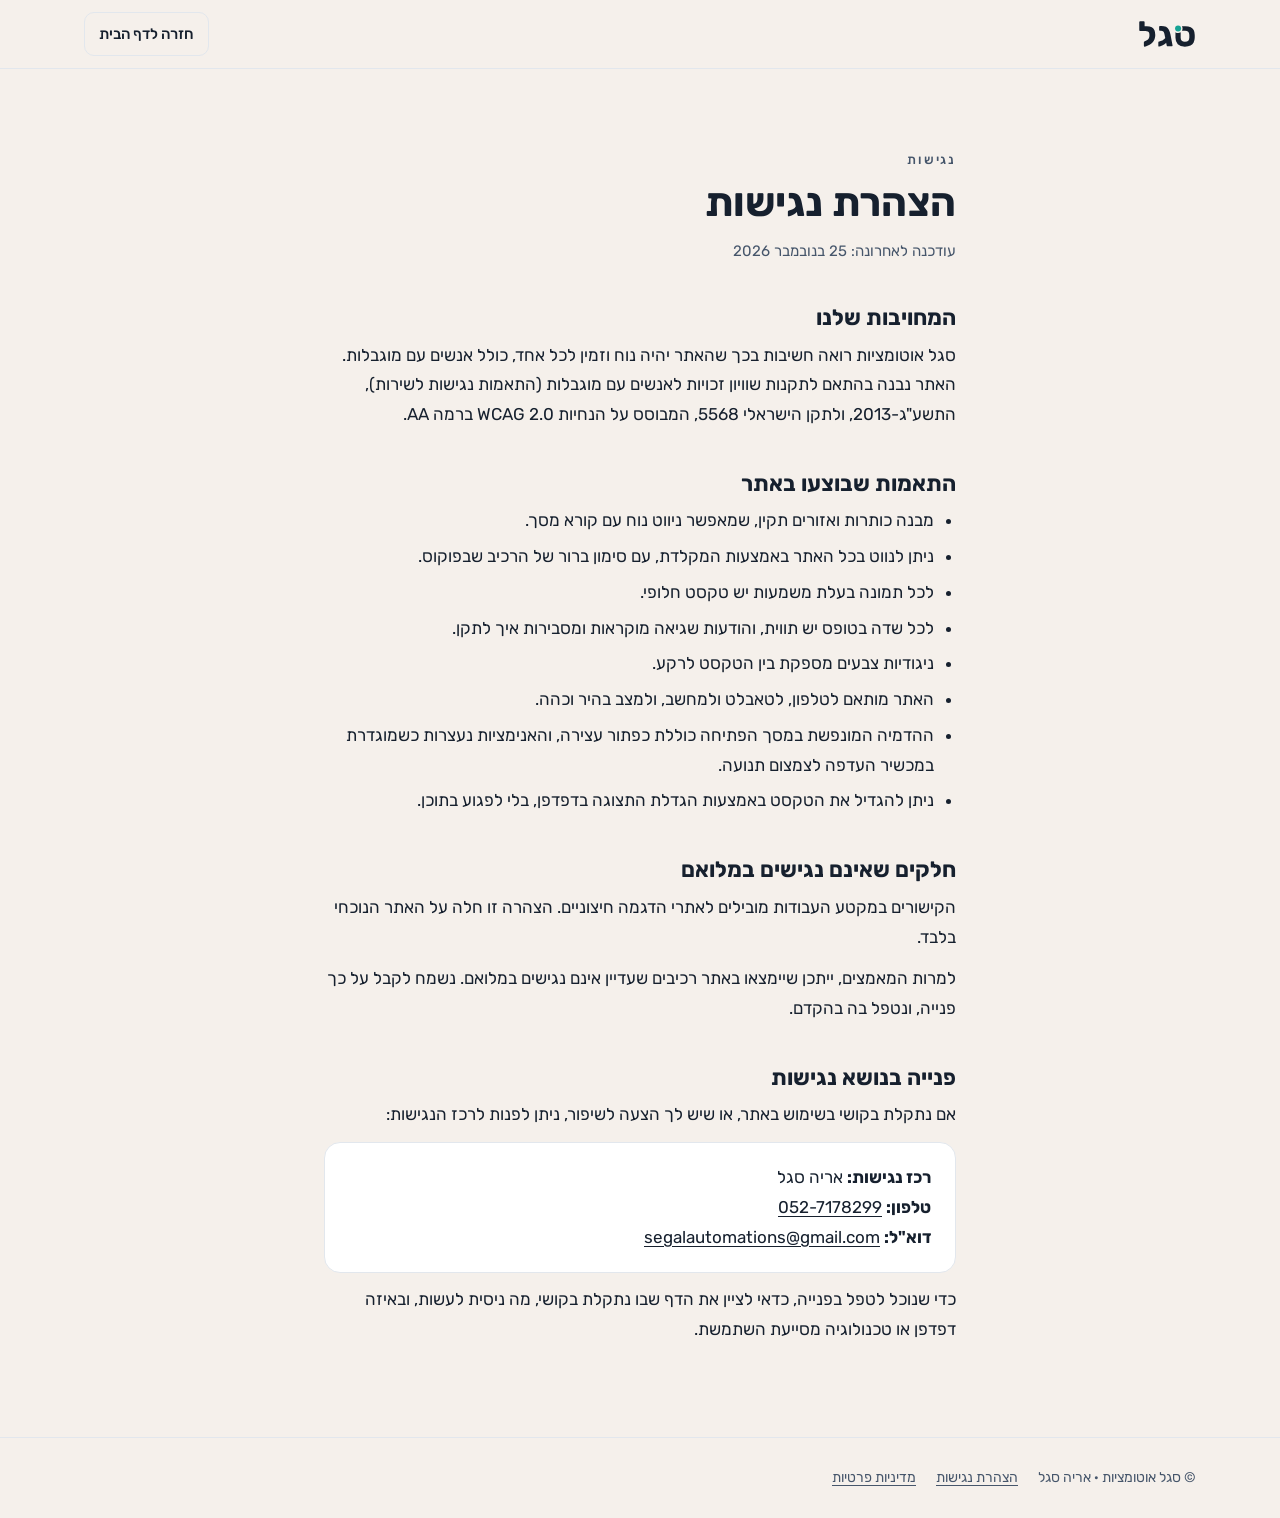
<file: site/accessibility.html>
<!DOCTYPE html>
<html lang="he" dir="rtl">
<head>
<meta charset="utf-8">
<meta name="viewport" content="width=device-width,initial-scale=1">
<title>הצהרת נגישות · סגל אוטומציות</title>
<link rel="icon" href="assets/segal-app-icon.svg" type="image/svg+xml">
<link rel="preconnect" href="https://fonts.googleapis.com">
<link href="https://fonts.googleapis.com/css2?family=Rubik:wght@400;500;700&display=swap" rel="stylesheet">
<style>
:root{color-scheme:light dark;--bg:light-dark(#F5F0EB,#16202E);--ink:light-dark(#16202E,#FFFFFF);--muted:light-dark(#46566B,#C7D2DF);--line:light-dark(#E2E7ED,#2C3B50);--box:light-dark(#FFFFFF,#1B2738);--action:light-dark(#16202E,#3FD9C6);--on-action:light-dark(#FFFFFF,#16202E)}
*{box-sizing:border-box}
body{margin:0;background:var(--bg);color:var(--ink);font:17px/1.75 Rubik,system-ui,sans-serif}
.wrap{max-width:760px;margin:0 auto;padding-inline:max(5vw,16px)}
header{border-bottom:1px solid var(--line)}
header .wrap{display:flex;align-items:center;justify-content:space-between;height:68px;max-width:1240px}
.logo{height:28px;width:auto;display:block}.logo.dk{display:none}
@media (prefers-color-scheme:dark){.logo.lt{display:none}.logo.dk{display:block}}
.back{display:inline-flex;align-items:center;gap:8px;min-height:44px;padding:0 14px;border-radius:10px;border:1.5px solid var(--line);color:var(--ink);text-decoration:none;font-weight:500;font-size:15px}
.back:hover{border-color:var(--ink)}
:focus-visible{outline:3px solid #3FD9C6;outline-offset:2px}
main{padding-block:clamp(40px,7vw,80px)}
.label{margin:0 0 8px;font-size:13px;font-weight:500;letter-spacing:.14em;color:var(--muted)}
h1{margin:0;font-size:clamp(30px,4vw,40px);line-height:1.15}
.upd{margin:12px 0 0;color:var(--muted);font-size:15px}
h2{margin:40px 0 8px;font-size:22px;line-height:1.3}
p{margin:0 0 12px}
ul{margin:0 0 12px;padding-inline-start:22px}
li{margin-bottom:6px}
a{color:var(--ink);text-underline-offset:3px}
.box{background:var(--box);border:1px solid var(--line);border-radius:16px;padding:20px 24px;margin-top:12px}
.box p{margin:0}
.tbd{background:#FFE9B0;color:#5A3E00;border-radius:4px;padding:0 6px;font-weight:500}
footer{border-top:1px solid var(--line);padding-block:28px;font-size:14px;color:var(--muted)}
footer .wrap{display:flex;flex-wrap:wrap;gap:8px 20px;max-width:1240px}
footer a{color:var(--muted)}
</style>
</head>
<body>
<header><div class="wrap">
  <a href="index.html" aria-label="סגל אוטומציות, לדף הבית"><img class="logo lt" src="assets/segal-wordmark.svg" alt="" width="59" height="28"><img class="logo dk" src="assets/segal-wordmark-dark-bg.svg" alt="" width="59" height="28"></a>
  <a class="back" href="index.html">חזרה לדף הבית</a>
</div></header>
<main><div class="wrap">

<p class="label">נגישות</p>
<h1>הצהרת נגישות</h1>
<p class="upd">עודכנה לאחרונה: 25 בנובמבר 2026</p>

<h2>המחויבות שלנו</h2>
<p>סגל אוטומציות רואה חשיבות בכך שהאתר יהיה נוח וזמין לכל אחד, כולל אנשים עם מוגבלות. האתר נבנה בהתאם לתקנות שוויון זכויות לאנשים עם מוגבלות (התאמות נגישות לשירות), התשע"ג-2013, ולתקן הישראלי 5568, המבוסס על הנחיות WCAG 2.0 ברמה AA.</p>

<h2>התאמות שבוצעו באתר</h2>
<ul>
  <li>מבנה כותרות ואזורים תקין, שמאפשר ניווט נוח עם קורא מסך.</li>
  <li>ניתן לנווט בכל האתר באמצעות המקלדת, עם סימון ברור של הרכיב שבפוקוס.</li>
  <li>לכל תמונה בעלת משמעות יש טקסט חלופי.</li>
  <li>לכל שדה בטופס יש תווית, והודעות שגיאה מוקראות ומסבירות איך לתקן.</li>
  <li>ניגודיות צבעים מספקת בין הטקסט לרקע.</li>
  <li>האתר מותאם לטלפון, לטאבלט ולמחשב, ולמצב בהיר וכהה.</li>
  <li>ההדמיה המונפשת במסך הפתיחה כוללת כפתור עצירה, והאנימציות נעצרות כשמוגדרת במכשיר העדפה לצמצום תנועה.</li>
  <li>ניתן להגדיל את הטקסט באמצעות הגדלת התצוגה בדפדפן, בלי לפגוע בתוכן.</li>
</ul>

<h2>חלקים שאינם נגישים במלואם</h2>
<p>הקישורים במקטע העבודות מובילים לאתרי הדגמה חיצוניים. הצהרה זו חלה על האתר הנוכחי בלבד.</p>
<p>למרות המאמצים, ייתכן שיימצאו באתר רכיבים שעדיין אינם נגישים במלואם. נשמח לקבל על כך פנייה, ונטפל בה בהקדם.</p>

<h2>פנייה בנושא נגישות</h2>
<p>אם נתקלת בקושי בשימוש באתר, או שיש לך הצעה לשיפור, ניתן לפנות לרכז הנגישות:</p>
<div class="box">
  <p><b>רכז נגישות:</b> אריה סגל</p>
  <p><b>טלפון:</b> <a href="tel:052-7178299">052-7178299</a></p>
  <p><b>דוא"ל:</b> <a href="mailto:segalautomations@gmail.com">segalautomations@gmail.com</a></p>
</div>
<p style="margin-top:12px">כדי שנוכל לטפל בפנייה, כדאי לציין את הדף שבו נתקלת בקושי, מה ניסית לעשות, ובאיזה דפדפן או טכנולוגיה מסייעת השתמשת.</p>
</div></main>
<footer><div class="wrap"><span>© סגל אוטומציות · אריה סגל</span><a href="accessibility.html">הצהרת נגישות</a><a href="privacy.html">מדיניות פרטיות</a></div></footer>
</body>
</html>
</file>
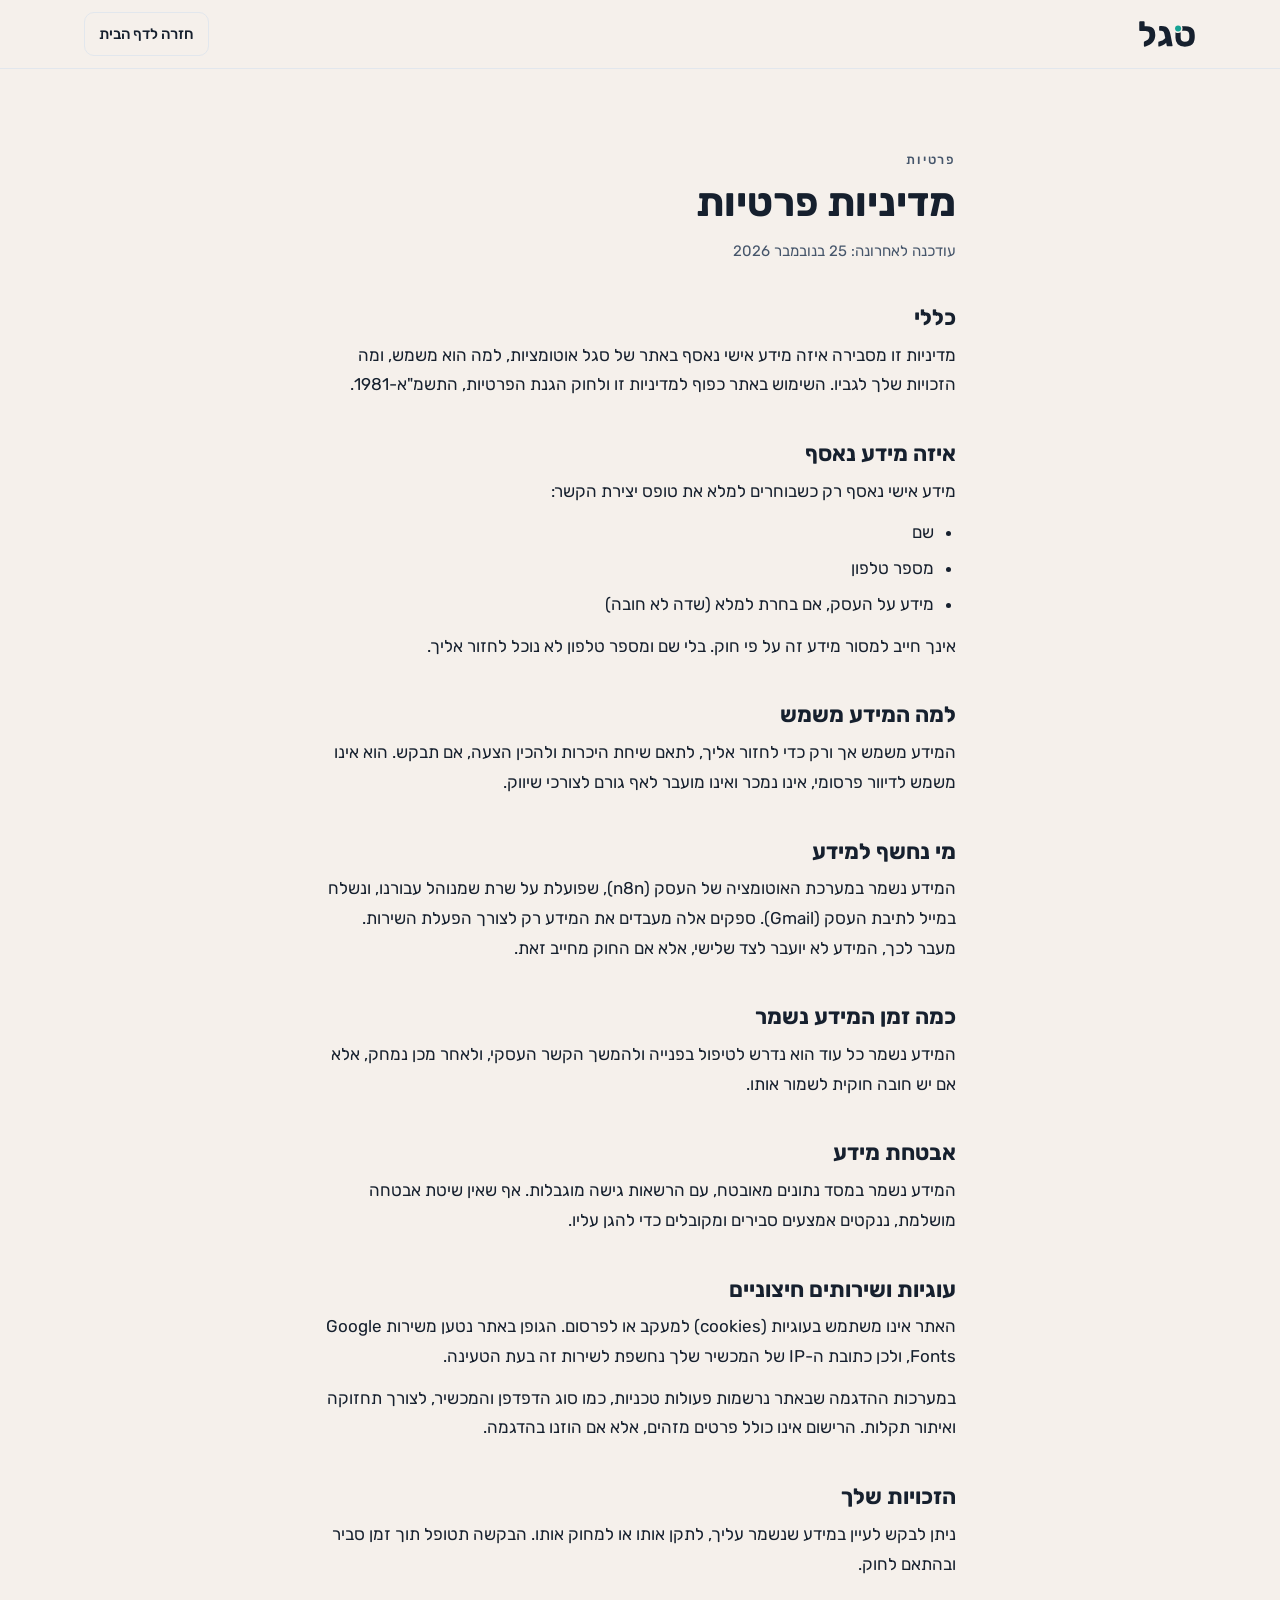
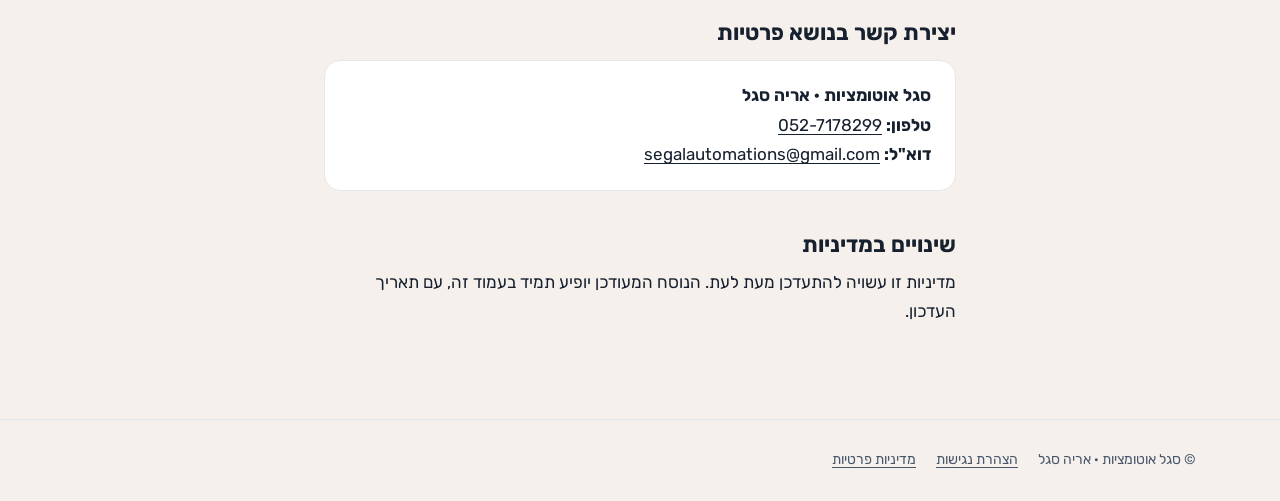
<file: site/privacy.html>
<!DOCTYPE html>
<html lang="he" dir="rtl">
<head>
<meta charset="utf-8">
<meta name="viewport" content="width=device-width,initial-scale=1">
<title>מדיניות פרטיות · סגל אוטומציות</title>
<link rel="icon" href="assets/segal-app-icon.svg" type="image/svg+xml">
<link rel="preconnect" href="https://fonts.googleapis.com">
<link href="https://fonts.googleapis.com/css2?family=Rubik:wght@400;500;700&display=swap" rel="stylesheet">
<style>
:root{color-scheme:light dark;--bg:light-dark(#F5F0EB,#16202E);--ink:light-dark(#16202E,#FFFFFF);--muted:light-dark(#46566B,#C7D2DF);--line:light-dark(#E2E7ED,#2C3B50);--box:light-dark(#FFFFFF,#1B2738);--action:light-dark(#16202E,#3FD9C6);--on-action:light-dark(#FFFFFF,#16202E)}
*{box-sizing:border-box}
body{margin:0;background:var(--bg);color:var(--ink);font:17px/1.75 Rubik,system-ui,sans-serif}
.wrap{max-width:760px;margin:0 auto;padding-inline:max(5vw,16px)}
header{border-bottom:1px solid var(--line)}
header .wrap{display:flex;align-items:center;justify-content:space-between;height:68px;max-width:1240px}
.logo{height:28px;width:auto;display:block}.logo.dk{display:none}
@media (prefers-color-scheme:dark){.logo.lt{display:none}.logo.dk{display:block}}
.back{display:inline-flex;align-items:center;gap:8px;min-height:44px;padding:0 14px;border-radius:10px;border:1.5px solid var(--line);color:var(--ink);text-decoration:none;font-weight:500;font-size:15px}
.back:hover{border-color:var(--ink)}
:focus-visible{outline:3px solid #3FD9C6;outline-offset:2px}
main{padding-block:clamp(40px,7vw,80px)}
.label{margin:0 0 8px;font-size:13px;font-weight:500;letter-spacing:.14em;color:var(--muted)}
h1{margin:0;font-size:clamp(30px,4vw,40px);line-height:1.15}
.upd{margin:12px 0 0;color:var(--muted);font-size:15px}
h2{margin:40px 0 8px;font-size:22px;line-height:1.3}
p{margin:0 0 12px}
ul{margin:0 0 12px;padding-inline-start:22px}
li{margin-bottom:6px}
a{color:var(--ink);text-underline-offset:3px}
.box{background:var(--box);border:1px solid var(--line);border-radius:16px;padding:20px 24px;margin-top:12px}
.box p{margin:0}
.tbd{background:#FFE9B0;color:#5A3E00;border-radius:4px;padding:0 6px;font-weight:500}
footer{border-top:1px solid var(--line);padding-block:28px;font-size:14px;color:var(--muted)}
footer .wrap{display:flex;flex-wrap:wrap;gap:8px 20px;max-width:1240px}
footer a{color:var(--muted)}
</style>
</head>
<body>
<header><div class="wrap">
  <a href="index.html" aria-label="סגל אוטומציות, לדף הבית"><img class="logo lt" src="assets/segal-wordmark.svg" alt="" width="59" height="28"><img class="logo dk" src="assets/segal-wordmark-dark-bg.svg" alt="" width="59" height="28"></a>
  <a class="back" href="index.html">חזרה לדף הבית</a>
</div></header>
<main><div class="wrap">

<p class="label">פרטיות</p>
<h1>מדיניות פרטיות</h1>
<p class="upd">עודכנה לאחרונה: 25 בנובמבר 2026</p>

<h2>כללי</h2>
<p>מדיניות זו מסבירה איזה מידע אישי נאסף באתר של סגל אוטומציות, למה הוא משמש, ומה הזכויות שלך לגביו. השימוש באתר כפוף למדיניות זו ולחוק הגנת הפרטיות, התשמ"א-1981.</p>

<h2>איזה מידע נאסף</h2>
<p>מידע אישי נאסף רק כשבוחרים למלא את טופס יצירת הקשר:</p>
<ul>
  <li>שם</li>
  <li>מספר טלפון</li>
  <li>מידע על העסק, אם בחרת למלא (שדה לא חובה)</li>
</ul>
<p>אינך חייב למסור מידע זה על פי חוק. בלי שם ומספר טלפון לא נוכל לחזור אליך.</p>

<h2>למה המידע משמש</h2>
<p>המידע משמש אך ורק כדי לחזור אליך, לתאם שיחת היכרות ולהכין הצעה, אם תבקש. הוא אינו משמש לדיוור פרסומי, אינו נמכר ואינו מועבר לאף גורם לצורכי שיווק.</p>

<h2>מי נחשף למידע</h2>
<p>המידע נשמר במערכת האוטומציה של העסק (n8n), שפועלת על שרת שמנוהל עבורנו, ונשלח במייל לתיבת העסק (Gmail). ספקים אלה מעבדים את המידע רק לצורך הפעלת השירות. מעבר לכך, המידע לא יועבר לצד שלישי, אלא אם החוק מחייב זאת.</p>

<h2>כמה זמן המידע נשמר</h2>
<p>המידע נשמר כל עוד הוא נדרש לטיפול בפנייה ולהמשך הקשר העסקי, ולאחר מכן נמחק, אלא אם יש חובה חוקית לשמור אותו.</p>

<h2>אבטחת מידע</h2>
<p>המידע נשמר במסד נתונים מאובטח, עם הרשאות גישה מוגבלות. אף שאין שיטת אבטחה מושלמת, ננקטים אמצעים סבירים ומקובלים כדי להגן עליו.</p>

<h2>עוגיות ושירותים חיצוניים</h2>
<p>האתר אינו משתמש בעוגיות (cookies) למעקב או לפרסום. הגופן באתר נטען משירות Google Fonts, ולכן כתובת ה-IP של המכשיר שלך נחשפת לשירות זה בעת הטעינה.</p>
<p>במערכות ההדגמה שבאתר נרשמות פעולות טכניות, כמו סוג הדפדפן והמכשיר, לצורך תחזוקה ואיתור תקלות. הרישום אינו כולל פרטים מזהים, אלא אם הוזנו בהדגמה.</p>

<h2>הזכויות שלך</h2>
<p>ניתן לבקש לעיין במידע שנשמר עליך, לתקן אותו או למחוק אותו. הבקשה תטופל תוך זמן סביר ובהתאם לחוק.</p>

<h2>יצירת קשר בנושא פרטיות</h2>
<div class="box">
  <p><b>סגל אוטומציות · אריה סגל</b></p>
  <p><b>טלפון:</b> <a href="tel:052-7178299">052-7178299</a></p>
  <p><b>דוא"ל:</b> <a href="mailto:segalautomations@gmail.com">segalautomations@gmail.com</a></p>
</div>

<h2>שינויים במדיניות</h2>
<p>מדיניות זו עשויה להתעדכן מעת לעת. הנוסח המעודכן יופיע תמיד בעמוד זה, עם תאריך העדכון.</p>
</div></main>
<footer><div class="wrap"><span>© סגל אוטומציות · אריה סגל</span><a href="accessibility.html">הצהרת נגישות</a><a href="privacy.html">מדיניות פרטיות</a></div></footer>
</body>
</html>
</file>
